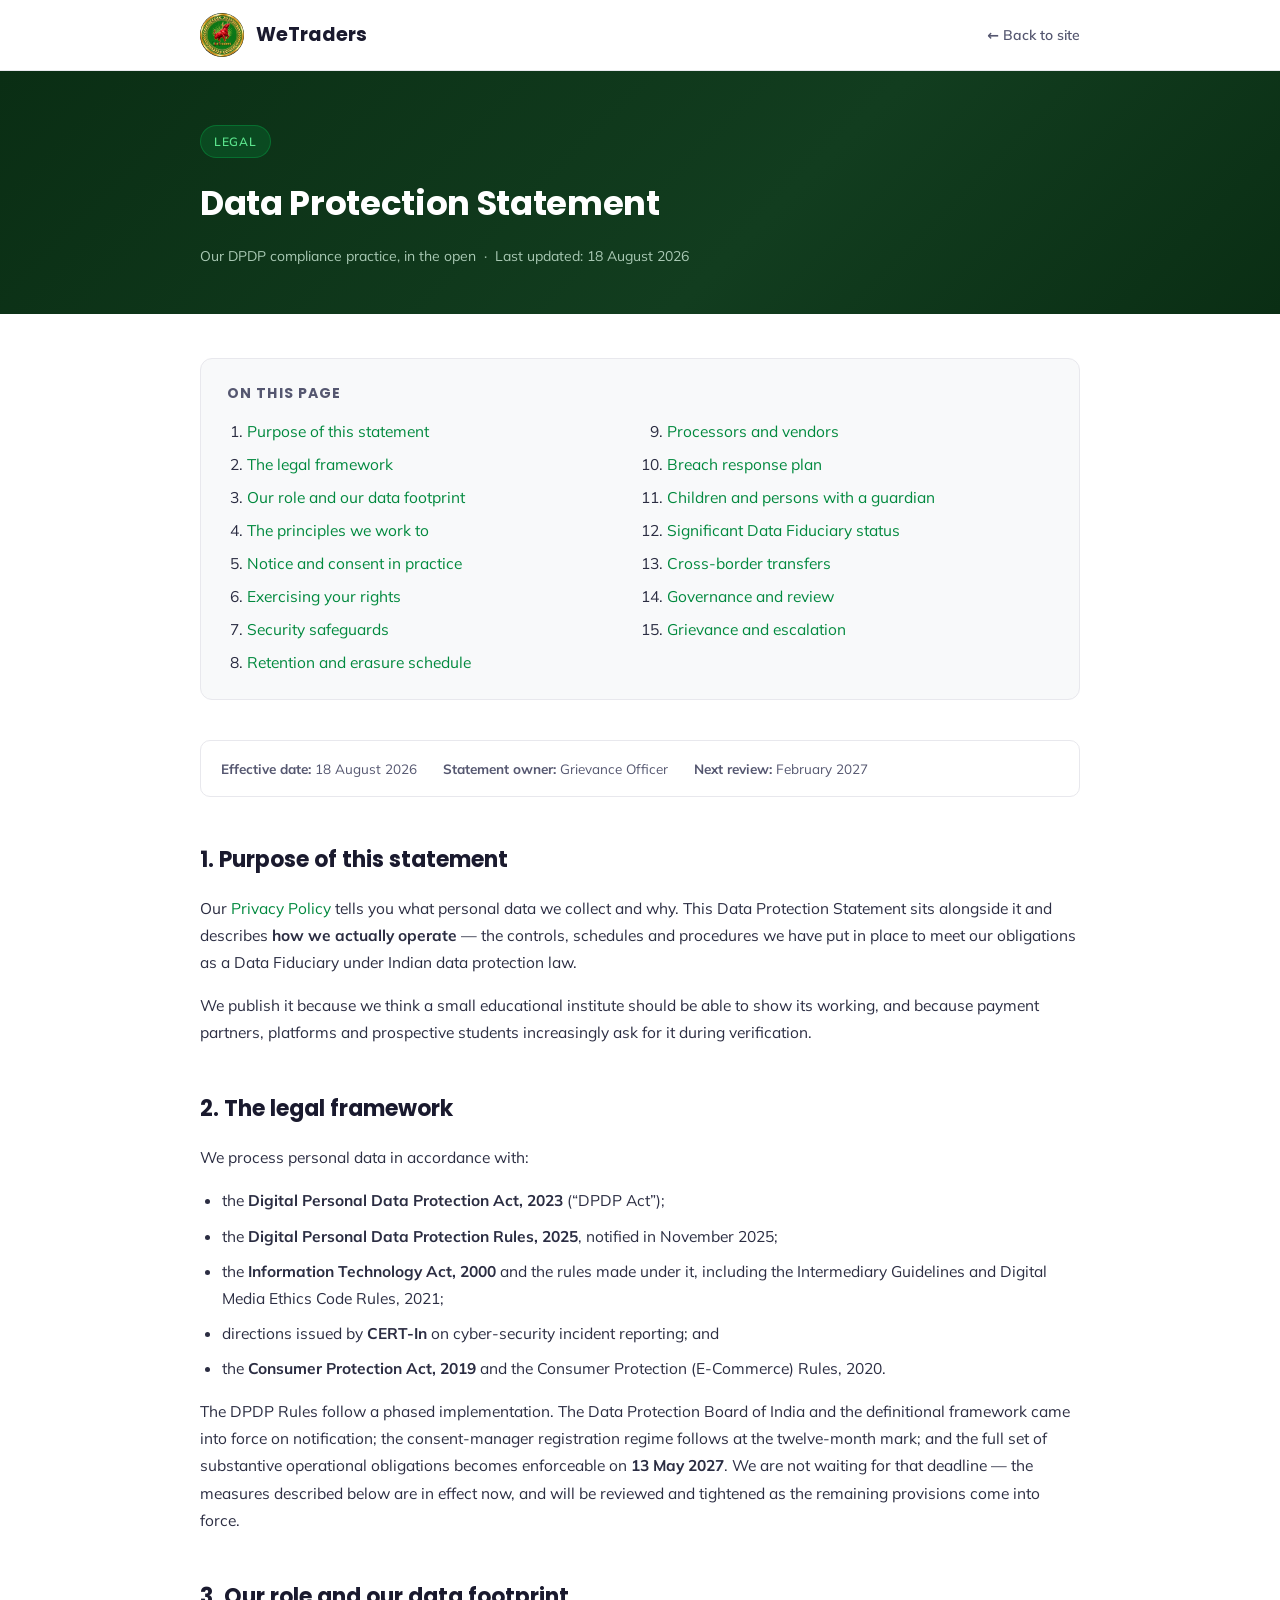
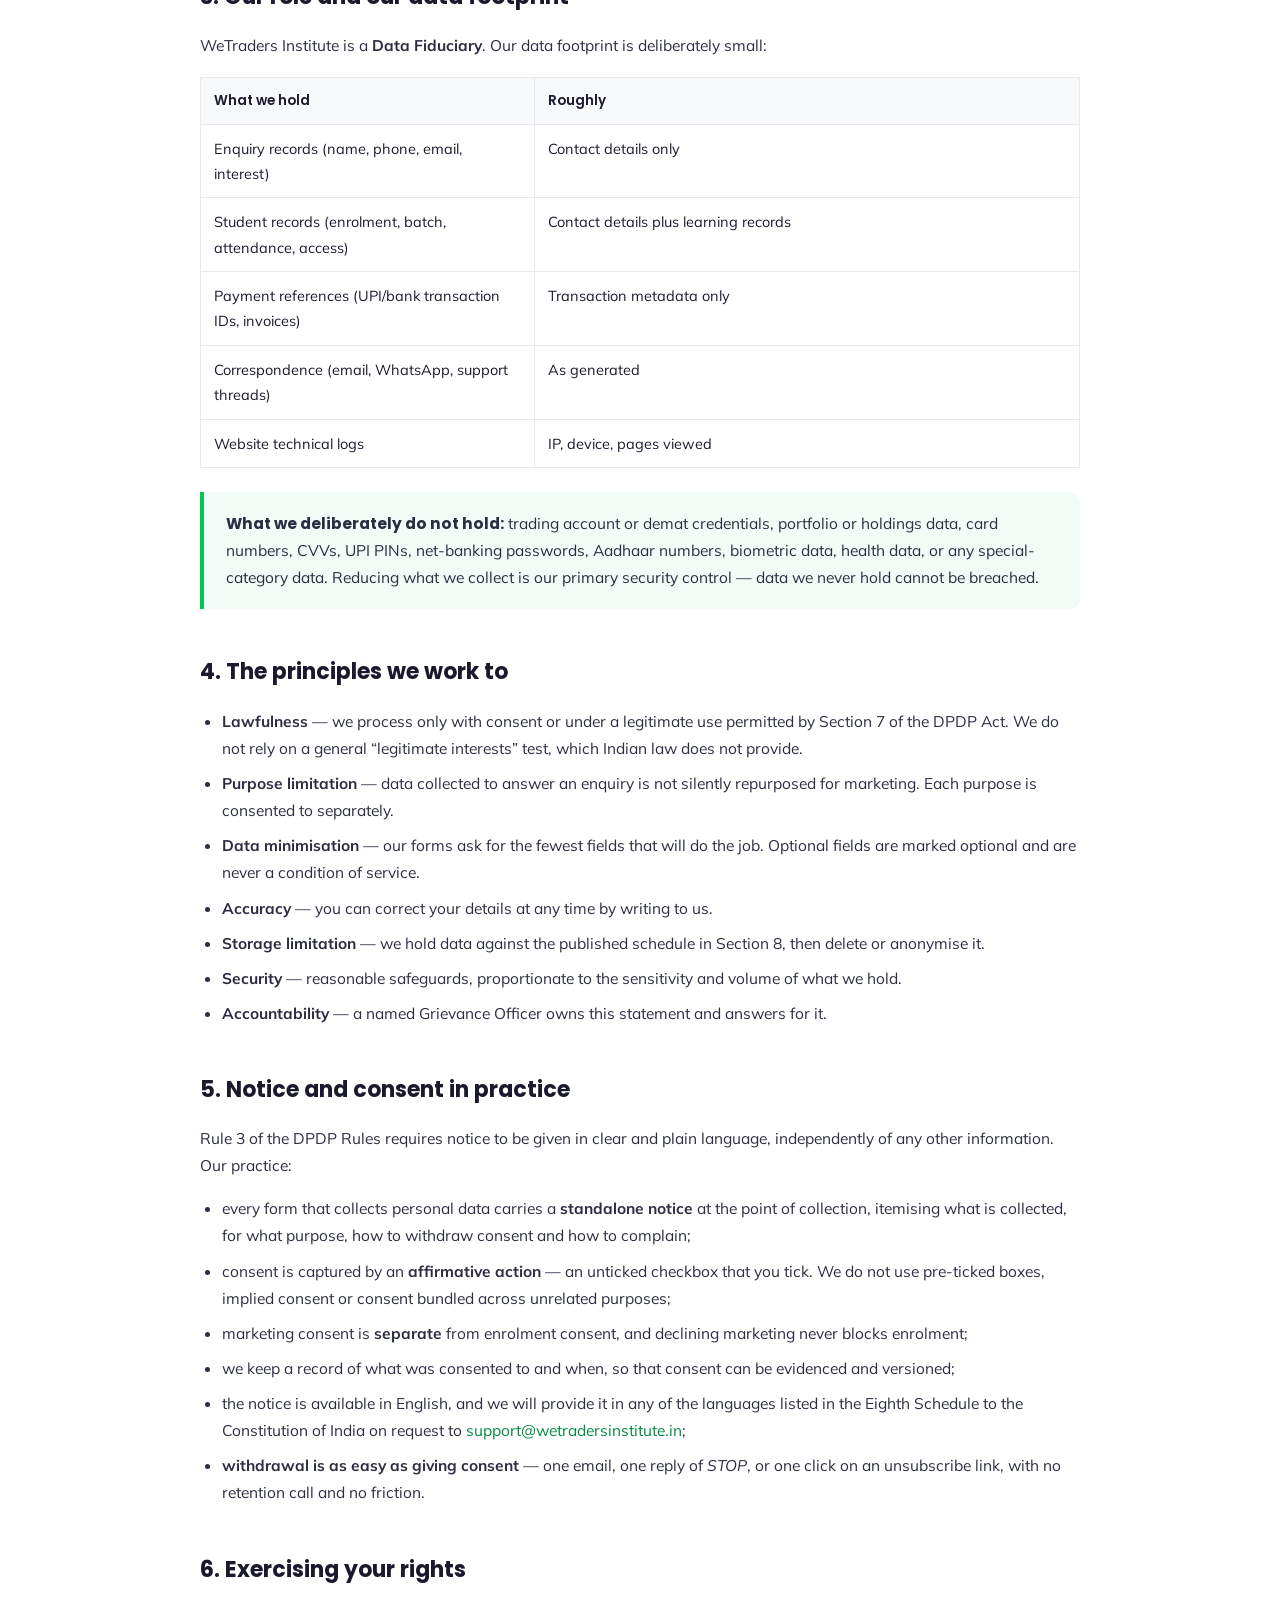
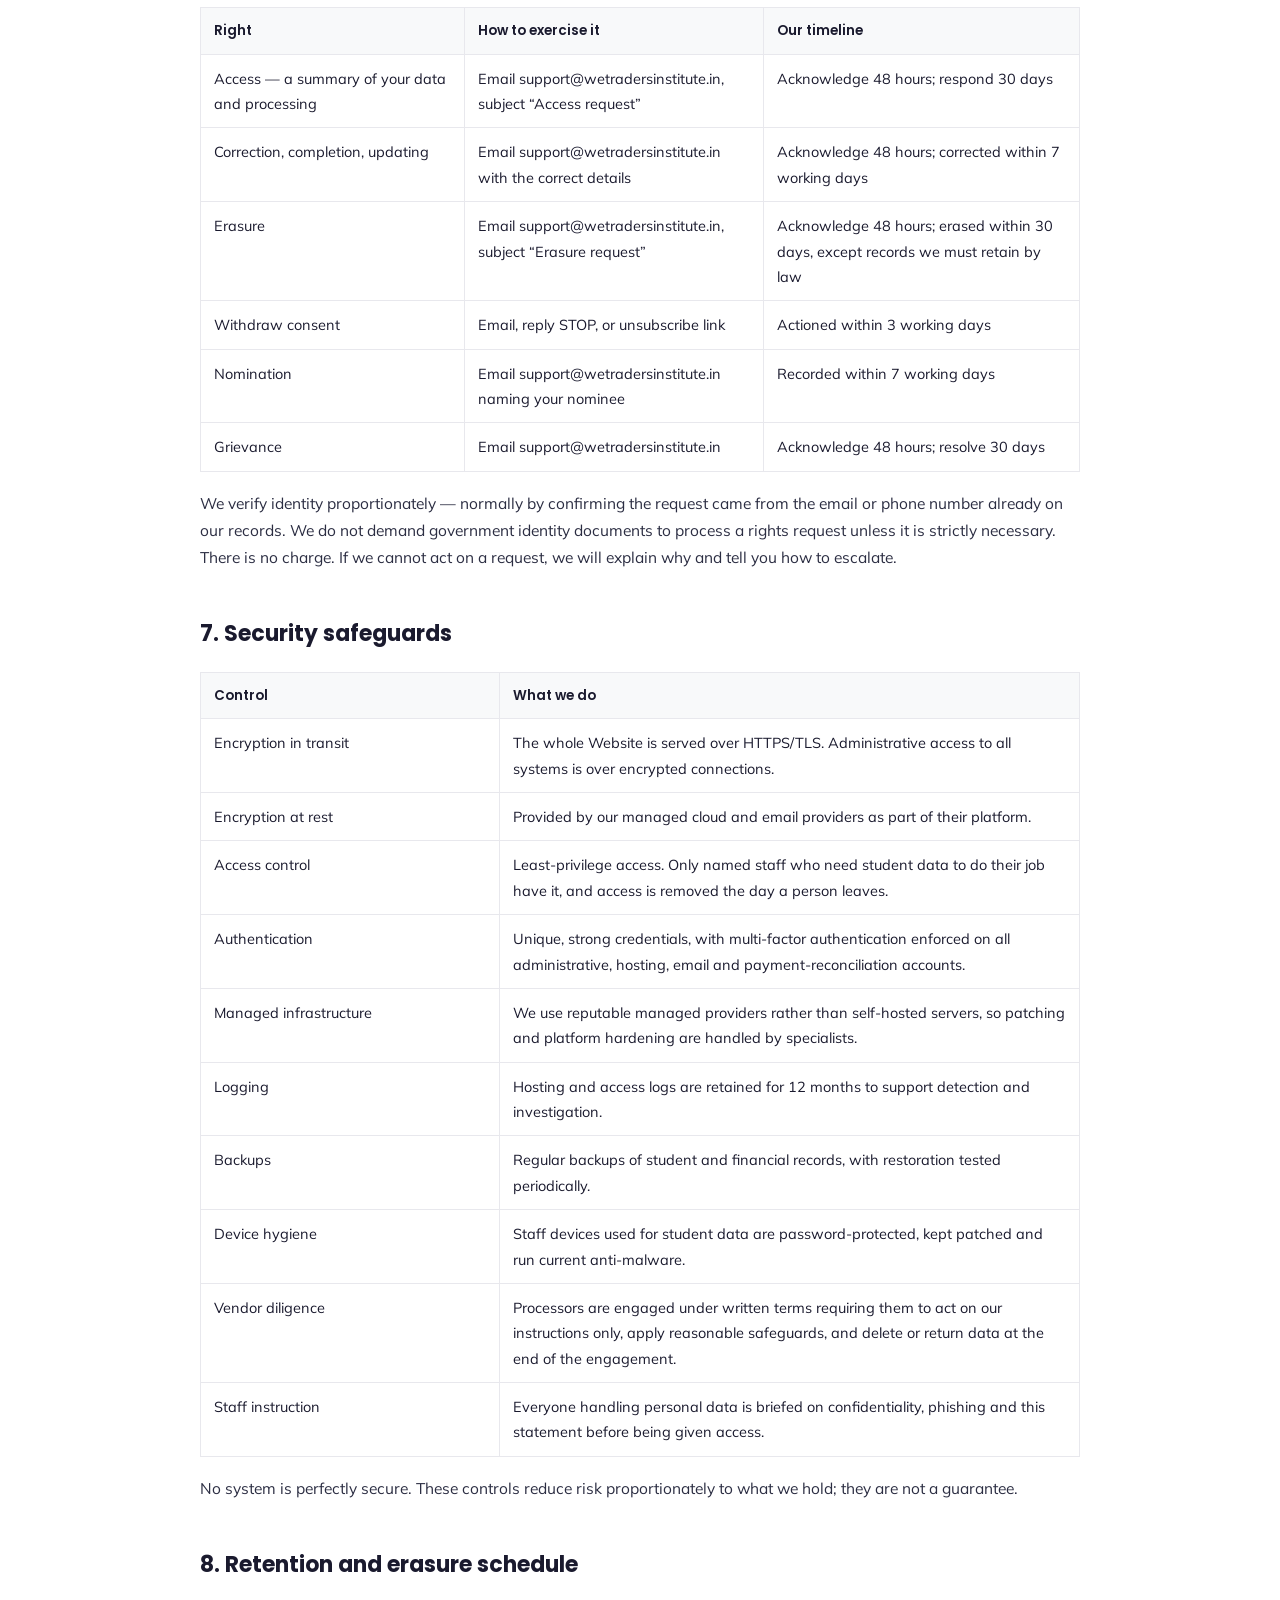
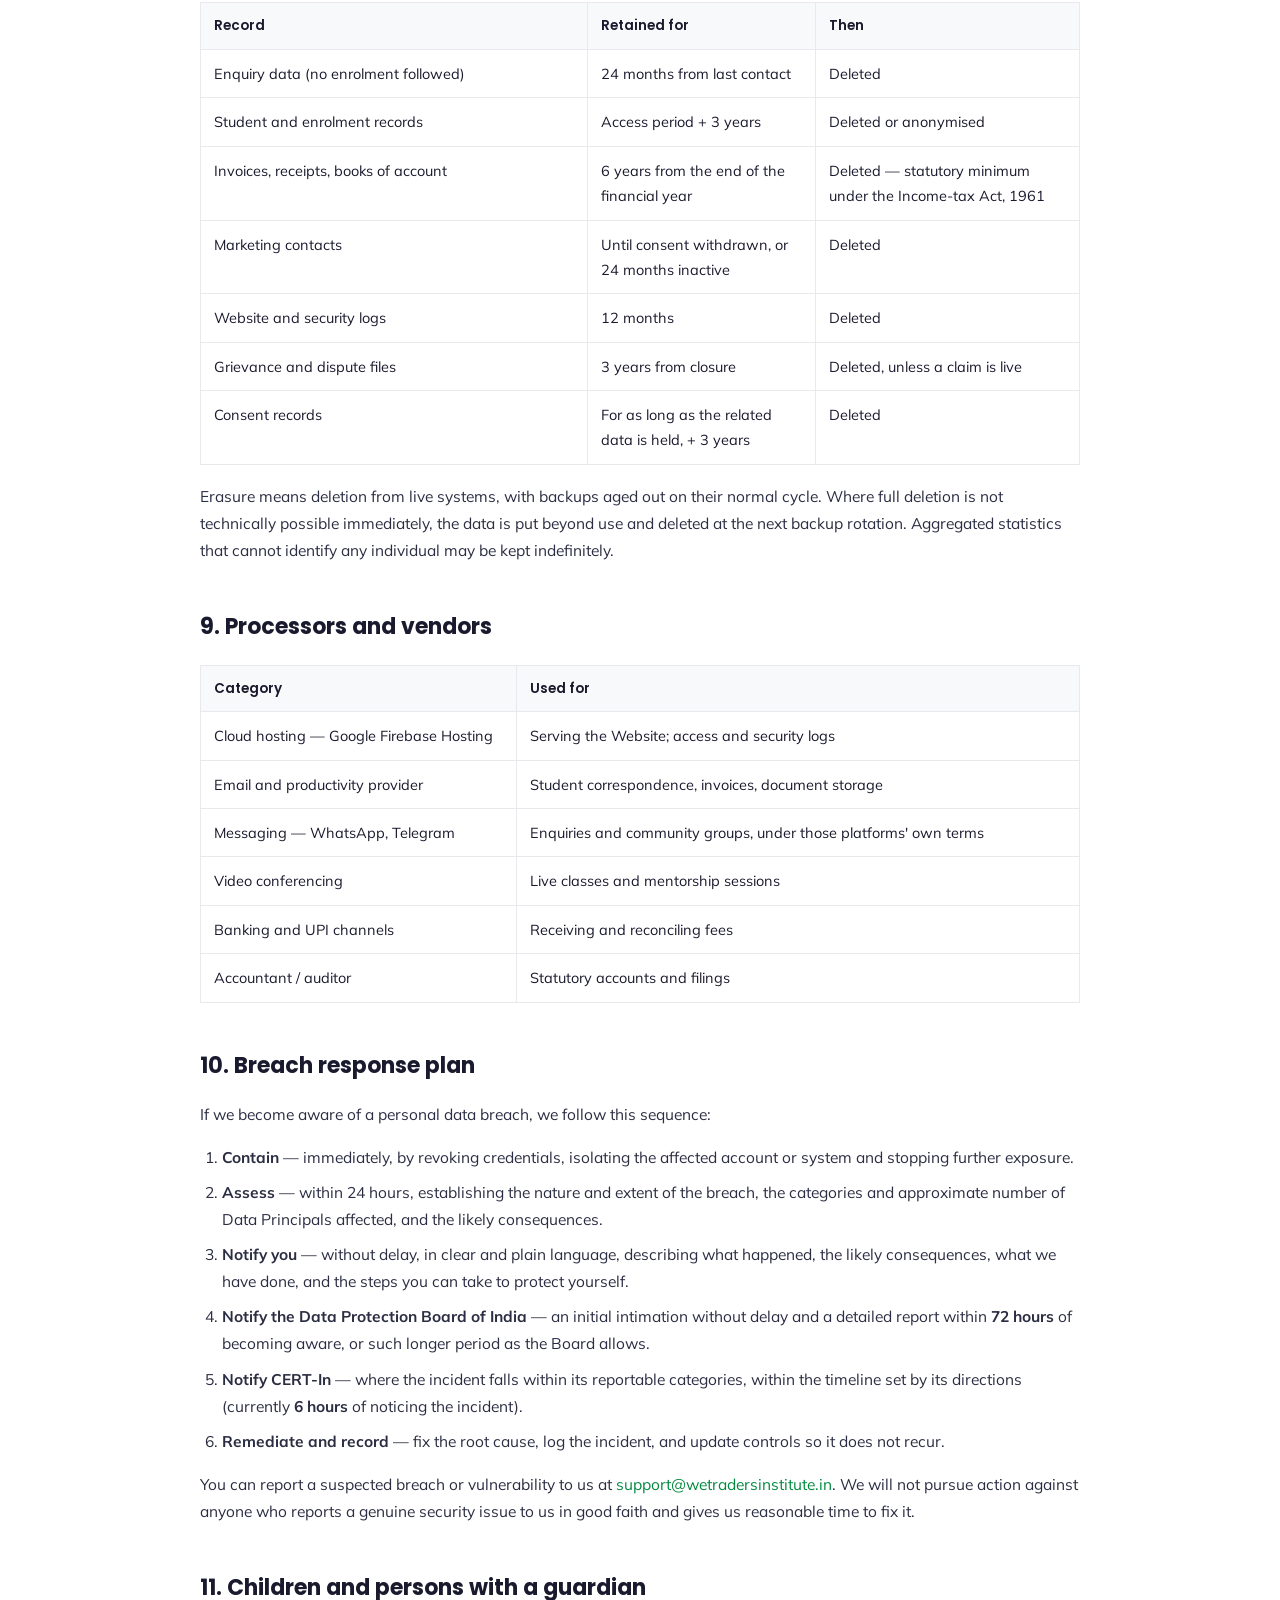
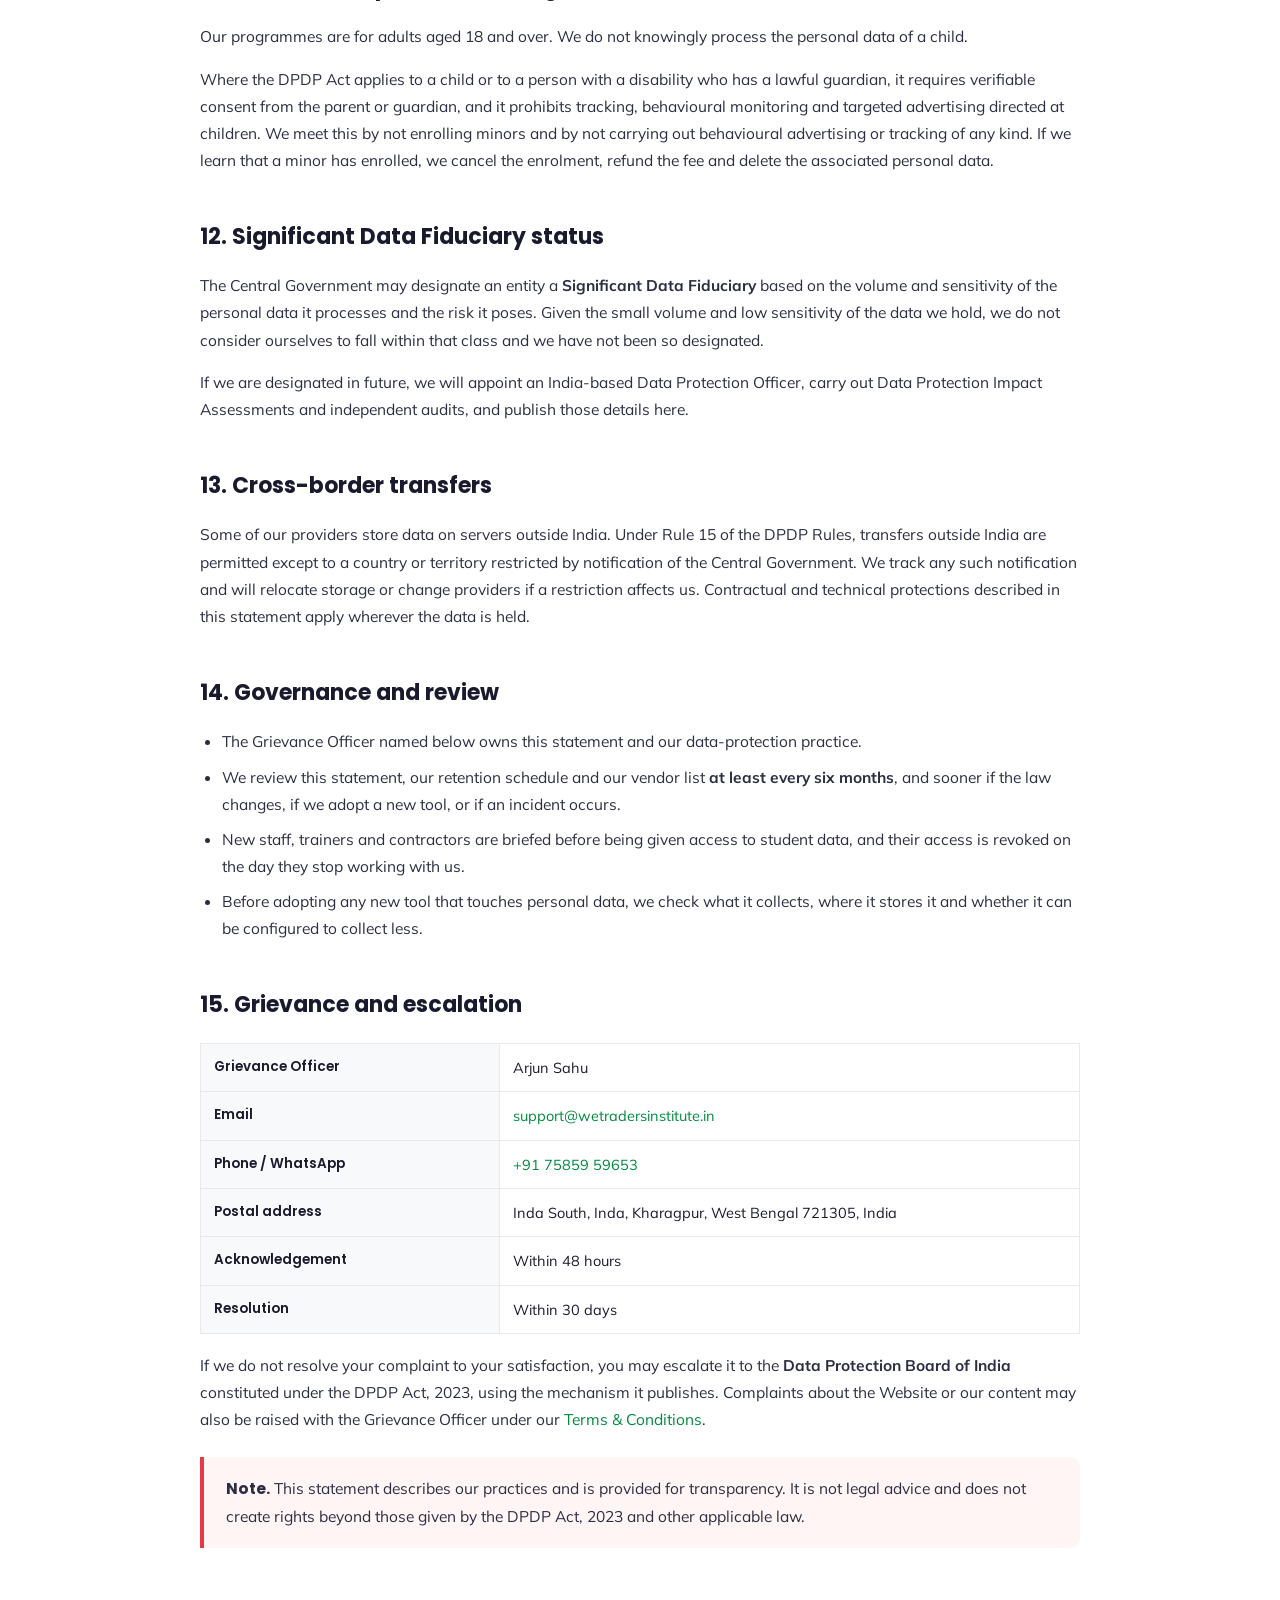
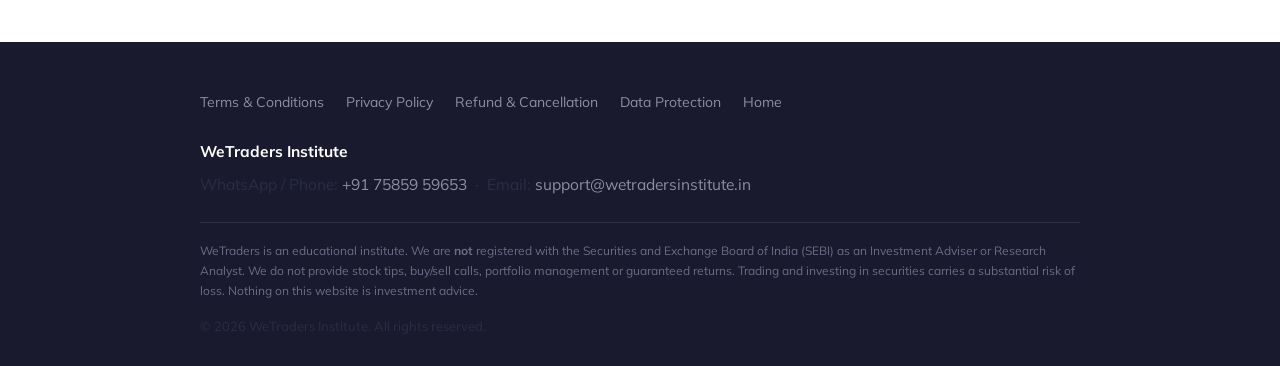
<file: data-protection.html>
<!DOCTYPE html>
<html lang="en">
<head>
<meta charset="UTF-8">
<meta name="viewport" content="width=device-width, initial-scale=1.0">
<title>Data Protection Statement | WeTraders</title>
<meta name="description" content="How WeTraders Institute complies with India's DPDP Act 2023 and DPDP Rules 2025 — our safeguards, retention schedule, breach response plan and how to exercise your rights.">
<link rel="canonical" href="https://wetradersinstitute.in/data-protection.html">
<meta name="robots" content="index, follow, max-image-preview:large">
<meta property="og:type" content="article">
<meta property="og:site_name" content="WeTraders">
<meta property="og:title" content="Data Protection Statement | WeTraders">
<meta property="og:description" content="How WeTraders Institute complies with India's DPDP Act 2023 and DPDP Rules 2025 — our safeguards, retention schedule, breach response plan and how to exercise your rights.">
<meta property="og:url" content="https://wetradersinstitute.in/data-protection.html">
<meta property="og:image" content="https://wetradersinstitute.in/og-image.jpg">
<meta name="twitter:card" content="summary_large_image">
<link rel="icon" href="/favicon.png" type="image/png">
<link rel="preconnect" href="https://fonts.googleapis.com">
<link rel="preconnect" href="https://fonts.gstatic.com" crossorigin>
<link href="https://fonts.googleapis.com/css2?family=Mulish:wght@400;600;700&family=Poppins:wght@500;600;700&display=swap" rel="stylesheet">
<script type="application/ld+json">
{"@context":"https://schema.org","@type":"WebPage","name":"Data Protection Statement","url":"https://wetradersinstitute.in/data-protection.html",
"dateModified":"2026-08-18","isPartOf":{"@type":"WebSite","name":"WeTraders","url":"https://wetradersinstitute.in/"},
"publisher":{"@type":"Organization","name":"WeTraders","url":"https://wetradersinstitute.in/"}}
</script>
<style>
:root{--red:#E63946;--green:#00C853;--green-dark:#00893E;--ink:#1A1A2E;--ink-dim:#555770;
--muted:#8E8EA0;--border:#E8E8ED;--bg-soft:#F8F9FA}
*{box-sizing:border-box}
body{margin:0;font-family:'Mulish',system-ui,-apple-system,'Segoe UI',sans-serif;color:var(--ink);
background:#fff;line-height:1.75;-webkit-font-smoothing:antialiased}
h1,h2,h3,h4,.poppins{font-family:'Poppins',system-ui,sans-serif}
a{color:var(--green-dark);text-decoration:none}a:hover{text-decoration:underline}
.wrap{max-width:920px;margin:0 auto;padding:0 20px}
.topbar{background:#fff;border-bottom:1px solid var(--border);position:sticky;top:0;z-index:50}
.topbar .wrap{display:flex;align-items:center;justify-content:space-between;height:70px}
.brand{display:flex;align-items:center;gap:12px;color:var(--ink)}
.brand img{width:44px;height:44px;border-radius:50%;object-fit:cover;background:#0A2E14}
.brand span{font-family:'Poppins',sans-serif;font-weight:700;font-size:19px}
.back{font-size:14px;font-weight:600;color:var(--ink-dim)}
.hero{background:linear-gradient(135deg,#0A2E14 0%,#123D1F 60%,#0A2E14 100%);color:#fff;padding:54px 0 46px}
.hero h1{margin:0 0 10px;font-size:34px;font-weight:700;letter-spacing:-.01em}
.hero p{margin:0;color:#A9C9B4;font-size:14px}
.hero .eyebrow{display:inline-block;background:rgba(0,200,83,.16);color:#5BE38C;border:1px solid rgba(0,200,83,.3);
padding:5px 13px;border-radius:99px;font-size:12px;font-weight:600;letter-spacing:.06em;text-transform:uppercase;margin-bottom:16px}
main{padding:44px 0 70px}
.toc{background:var(--bg-soft);border:1px solid var(--border);border-radius:12px;padding:22px 26px;margin:0 0 40px}
.toc h2{margin:0 0 12px;font-size:14px;text-transform:uppercase;letter-spacing:.08em;color:var(--ink-dim)}
.toc ol{margin:0;padding-left:20px;columns:2;column-gap:34px;font-size:14px}
.toc li{margin-bottom:6px;break-inside:avoid}
section{scroll-margin-top:90px}
h2.sec{font-size:22px;margin:44px 0 14px;padding-top:14px;border-top:2px solid var(--border)}
h2.sec:first-of-type{border-top:none;padding-top:0}
h3{font-size:17px;margin:26px 0 10px}
p,li{font-size:15.5px;color:#2B2D42}
ul,ol{padding-left:22px}li{margin-bottom:8px}
table{width:100%;border-collapse:collapse;margin:18px 0;font-size:14.5px}
th,td{border:1px solid var(--border);padding:11px 13px;text-align:left;vertical-align:top}
th{background:var(--bg-soft);font-family:'Poppins',sans-serif;font-weight:600;font-size:13.5px}
.callout{border-left:4px solid var(--red);background:#FFF5F5;padding:18px 22px;border-radius:0 10px 10px 0;margin:24px 0}
.callout.green{border-left-color:var(--green);background:#F2FCF6}
.callout.amber{border-left-color:#E9A400;background:#FFFAEF}
.callout p:last-child{margin-bottom:0}.callout p:first-child{margin-top:0}
.callout strong{font-family:'Poppins',sans-serif}
.fill{background:#FFF2A8;border-bottom:1px dashed #B99400;padding:0 4px;border-radius:3px;font-weight:600;font-size:.95em}
.meta{display:flex;flex-wrap:wrap;gap:10px 26px;font-size:13.5px;color:var(--ink-dim);
border:1px solid var(--border);border-radius:10px;padding:16px 20px;margin-bottom:8px}
footer{background:#1A1A2E;color:#8E8EA0;padding:48px 0 28px;font-size:14px}
footer a{color:#8E8EA0}footer a:hover{color:#fff;text-decoration:none}
.fnav{display:flex;flex-wrap:wrap;gap:8px 22px;margin-bottom:24px}
.fdiv{height:1px;background:rgba(255,255,255,.1);margin:24px 0 18px}
.sebi{font-size:12px;color:#6B6D85;line-height:1.65}
.copy{font-size:13px;margin:14px 0 0}
@media(max-width:640px){.hero h1{font-size:26px}.toc ol{columns:1}h2.sec{font-size:19px}
.topbar .wrap{height:62px}.brand span{font-size:17px}}
</style>
</head>
<body>
<header class="topbar"><div class="wrap">
  <a class="brand" href="index.html"><img src="logo.png" alt="WeTraders logo"><span>WeTraders</span></a>
  <a class="back" href="index.html">&larr; Back to site</a>
</div></header>

<div class="hero"><div class="wrap">
  <div class="eyebrow">Legal</div>
  <h1>Data Protection Statement</h1>
  <p>Our DPDP compliance practice, in the open &nbsp;&middot;&nbsp; Last updated: 18 August 2026</p>
</div></div>

<main><div class="wrap">
<div class="toc"><h2>On this page</h2><ol><li><a href="#purpose">Purpose of this statement</a></li><li><a href="#framework">The legal framework</a></li><li><a href="#role">Our role and our data footprint</a></li><li><a href="#principles">The principles we work to</a></li><li><a href="#notice">Notice and consent in practice</a></li><li><a href="#rights">Exercising your rights</a></li><li><a href="#safeguards">Security safeguards</a></li><li><a href="#retention">Retention and erasure schedule</a></li><li><a href="#processors">Processors and vendors</a></li><li><a href="#breach">Breach response plan</a></li><li><a href="#children">Children and persons with a guardian</a></li><li><a href="#sdf">Significant Data Fiduciary status</a></li><li><a href="#transfers">Cross-border transfers</a></li><li><a href="#governance">Governance and review</a></li><li><a href="#escalate">Grievance and escalation</a></li></ol></div>

<div class="meta">
  <div><strong>Effective date:</strong> 18 August 2026</div>
  <div><strong>Statement owner:</strong> Grievance Officer</div>
  <div><strong>Next review:</strong> February 2027</div>
</div>

<section id="purpose"><h2 class="sec">1. Purpose of this statement</h2>
<p>Our <a href="privacy.html">Privacy Policy</a> tells you what personal data we collect and why. This Data Protection
Statement sits alongside it and describes <strong>how we actually operate</strong> &mdash; the controls, schedules and
procedures we have put in place to meet our obligations as a Data Fiduciary under Indian data protection law.</p>
<p>We publish it because we think a small educational institute should be able to show its working, and because payment
partners, platforms and prospective students increasingly ask for it during verification.</p>
</section>

<section id="framework"><h2 class="sec">2. The legal framework</h2>
<p>We process personal data in accordance with:</p>
<ul>
<li>the <strong>Digital Personal Data Protection Act, 2023</strong> (&ldquo;DPDP Act&rdquo;);</li>
<li>the <strong>Digital Personal Data Protection Rules, 2025</strong>, notified in November 2025;</li>
<li>the <strong>Information Technology Act, 2000</strong> and the rules made under it, including the Intermediary
Guidelines and Digital Media Ethics Code Rules, 2021;</li>
<li>directions issued by <strong>CERT-In</strong> on cyber-security incident reporting; and</li>
<li>the <strong>Consumer Protection Act, 2019</strong> and the Consumer Protection (E-Commerce) Rules, 2020.</li>
</ul>
<p>The DPDP Rules follow a phased implementation. The Data Protection Board of India and the definitional framework came
into force on notification; the consent-manager registration regime follows at the twelve-month mark; and the full set of
substantive operational obligations becomes enforceable on <strong>13 May 2027</strong>. We are not waiting for that
deadline &mdash; the measures described below are in effect now, and will be reviewed and tightened as the remaining
provisions come into force.</p>
</section>

<section id="role"><h2 class="sec">3. Our role and our data footprint</h2>
<p>WeTraders Institute is a <strong>Data Fiduciary</strong>. Our data footprint is deliberately small:</p>
<table>
<tr><th style="width:38%">What we hold</th><th>Roughly</th></tr>
<tr><td>Enquiry records (name, phone, email, interest)</td><td>Contact details only</td></tr>
<tr><td>Student records (enrolment, batch, attendance, access)</td><td>Contact details plus learning records</td></tr>
<tr><td>Payment references (UPI/bank transaction IDs, invoices)</td><td>Transaction metadata only</td></tr>
<tr><td>Correspondence (email, WhatsApp, support threads)</td><td>As generated</td></tr>
<tr><td>Website technical logs</td><td>IP, device, pages viewed</td></tr>
</table>
<div class="callout green"><p><strong>What we deliberately do not hold:</strong> trading account or demat credentials,
portfolio or holdings data, card numbers, CVVs, UPI PINs, net-banking passwords, Aadhaar numbers, biometric data, health
data, or any special-category data. Reducing what we collect is our primary security control &mdash; data we never hold
cannot be breached.</p></div>
</section>

<section id="principles"><h2 class="sec">4. The principles we work to</h2>
<ul>
<li><strong>Lawfulness</strong> &mdash; we process only with consent or under a legitimate use permitted by Section 7 of
the DPDP Act. We do not rely on a general &ldquo;legitimate interests&rdquo; test, which Indian law does not
provide.</li>
<li><strong>Purpose limitation</strong> &mdash; data collected to answer an enquiry is not silently repurposed for
marketing. Each purpose is consented to separately.</li>
<li><strong>Data minimisation</strong> &mdash; our forms ask for the fewest fields that will do the job. Optional fields
are marked optional and are never a condition of service.</li>
<li><strong>Accuracy</strong> &mdash; you can correct your details at any time by writing to us.</li>
<li><strong>Storage limitation</strong> &mdash; we hold data against the published schedule in Section 8, then delete or
anonymise it.</li>
<li><strong>Security</strong> &mdash; reasonable safeguards, proportionate to the sensitivity and volume of what we
hold.</li>
<li><strong>Accountability</strong> &mdash; a named Grievance Officer owns this statement and answers for it.</li>
</ul>
</section>

<section id="notice"><h2 class="sec">5. Notice and consent in practice</h2>
<p>Rule 3 of the DPDP Rules requires notice to be given in clear and plain language, independently of any other
information. Our practice:</p>
<ul>
<li>every form that collects personal data carries a <strong>standalone notice</strong> at the point of collection,
itemising what is collected, for what purpose, how to withdraw consent and how to complain;</li>
<li>consent is captured by an <strong>affirmative action</strong> &mdash; an unticked checkbox that you tick. We do not
use pre-ticked boxes, implied consent or consent bundled across unrelated purposes;</li>
<li>marketing consent is <strong>separate</strong> from enrolment consent, and declining marketing never blocks
enrolment;</li>
<li>we keep a record of what was consented to and when, so that consent can be evidenced and versioned;</li>
<li>the notice is available in English, and we will provide it in any of the languages listed in the Eighth Schedule to
the Constitution of India on request to <a href="mailto:support@wetradersinstitute.in">support@wetradersinstitute.in</a>;</li>
<li><strong>withdrawal is as easy as giving consent</strong> &mdash; one email, one reply of <em>STOP</em>, or one click
on an unsubscribe link, with no retention call and no friction.</li>
</ul>
</section>

<section id="rights"><h2 class="sec">6. Exercising your rights</h2>
<table>
<tr><th style="width:30%">Right</th><th style="width:34%">How to exercise it</th><th>Our timeline</th></tr>
<tr><td>Access &mdash; a summary of your data and processing</td><td>Email support@wetradersinstitute.in, subject &ldquo;Access
request&rdquo;</td><td>Acknowledge 48 hours; respond 30 days</td></tr>
<tr><td>Correction, completion, updating</td><td>Email support@wetradersinstitute.in with the correct details</td><td>Acknowledge 48 hours;
corrected within 7 working days</td></tr>
<tr><td>Erasure</td><td>Email support@wetradersinstitute.in, subject &ldquo;Erasure request&rdquo;</td><td>Acknowledge 48 hours; erased within
30 days, except records we must retain by law</td></tr>
<tr><td>Withdraw consent</td><td>Email, reply STOP, or unsubscribe link</td><td>Actioned within 3 working days</td></tr>
<tr><td>Nomination</td><td>Email support@wetradersinstitute.in naming your nominee</td><td>Recorded within 7 working days</td></tr>
<tr><td>Grievance</td><td>Email support@wetradersinstitute.in</td><td>Acknowledge 48 hours; resolve 30 days</td></tr>
</table>
<p>We verify identity proportionately &mdash; normally by confirming the request came from the email or phone number
already on our records. We do not demand government identity documents to process a rights request unless it is strictly
necessary. There is no charge. If we cannot act on a request, we will explain why and tell you how to escalate.</p>
</section>

<section id="safeguards"><h2 class="sec">7. Security safeguards</h2>
<table>
<tr><th style="width:34%">Control</th><th>What we do</th></tr>
<tr><td>Encryption in transit</td><td>The whole Website is served over HTTPS/TLS. Administrative access to all systems
is over encrypted connections.</td></tr>
<tr><td>Encryption at rest</td><td>Provided by our managed cloud and email providers as part of their platform.</td></tr>
<tr><td>Access control</td><td>Least-privilege access. Only named staff who need student data to do their job have it,
and access is removed the day a person leaves.</td></tr>
<tr><td>Authentication</td><td>Unique, strong credentials, with multi-factor authentication enforced on all
administrative, hosting, email and payment-reconciliation accounts.</td></tr>
<tr><td>Managed infrastructure</td><td>We use reputable managed providers rather than self-hosted servers, so patching
and platform hardening are handled by specialists.</td></tr>
<tr><td>Logging</td><td>Hosting and access logs are retained for 12 months to support detection and investigation.</td></tr>
<tr><td>Backups</td><td>Regular backups of student and financial records, with restoration tested
periodically.</td></tr>
<tr><td>Device hygiene</td><td>Staff devices used for student data are password-protected, kept patched and run current
anti-malware.</td></tr>
<tr><td>Vendor diligence</td><td>Processors are engaged under written terms requiring them to act on our instructions
only, apply reasonable safeguards, and delete or return data at the end of the engagement.</td></tr>
<tr><td>Staff instruction</td><td>Everyone handling personal data is briefed on confidentiality, phishing and this
statement before being given access.</td></tr>
</table>
<p>No system is perfectly secure. These controls reduce risk proportionately to what we hold; they are not a guarantee.</p>
</section>

<section id="retention"><h2 class="sec">8. Retention and erasure schedule</h2>
<table>
<tr><th style="width:44%">Record</th><th style="width:26%">Retained for</th><th>Then</th></tr>
<tr><td>Enquiry data (no enrolment followed)</td><td>24 months from last contact</td><td>Deleted</td></tr>
<tr><td>Student and enrolment records</td><td>Access period + 3 years</td><td>Deleted or anonymised</td></tr>
<tr><td>Invoices, receipts, books of account</td><td>6 years from the end of the financial year</td><td>Deleted &mdash; statutory minimum under the Income-tax Act, 1961</td></tr>
<tr><td>Marketing contacts</td><td>Until consent withdrawn, or 24 months inactive</td><td>Deleted</td></tr>
<tr><td>Website and security logs</td><td>12 months</td><td>Deleted</td></tr>
<tr><td>Grievance and dispute files</td><td>3 years from closure</td><td>Deleted, unless a claim is live</td></tr>
<tr><td>Consent records</td><td>For as long as the related data is held, + 3 years</td><td>Deleted</td></tr>
</table>
<p>Erasure means deletion from live systems, with backups aged out on their normal cycle. Where full deletion is not
technically possible immediately, the data is put beyond use and deleted at the next backup rotation. Aggregated
statistics that cannot identify any individual may be kept indefinitely.</p>
</section>

<section id="processors"><h2 class="sec">9. Processors and vendors</h2>
<table>
<tr><th style="width:36%">Category</th><th>Used for</th></tr>
<tr><td>Cloud hosting &mdash; Google Firebase Hosting</td><td>Serving the Website; access and security logs</td></tr>
<tr><td>Email and productivity provider</td><td>Student correspondence, invoices, document storage</td></tr>
<tr><td>Messaging &mdash; WhatsApp, Telegram</td><td>Enquiries and community groups, under those platforms' own
terms</td></tr>
<tr><td>Video conferencing</td><td>Live classes and mentorship sessions</td></tr>
<tr><td>Banking and UPI channels</td><td>Receiving and reconciling fees</td></tr>
<tr><td>Accountant / auditor</td><td>Statutory accounts and filings</td></tr>
</table>
</section>

<section id="breach"><h2 class="sec">10. Breach response plan</h2>
<p>If we become aware of a personal data breach, we follow this sequence:</p>
<ol>
<li><strong>Contain</strong> &mdash; immediately, by revoking credentials, isolating the affected account or system and
stopping further exposure.</li>
<li><strong>Assess</strong> &mdash; within 24 hours, establishing the nature and extent of the breach, the categories and
approximate number of Data Principals affected, and the likely consequences.</li>
<li><strong>Notify you</strong> &mdash; without delay, in clear and plain language, describing what happened, the likely
consequences, what we have done, and the steps you can take to protect yourself.</li>
<li><strong>Notify the Data Protection Board of India</strong> &mdash; an initial intimation without delay and a detailed
report within <strong>72 hours</strong> of becoming aware, or such longer period as the Board allows.</li>
<li><strong>Notify CERT-In</strong> &mdash; where the incident falls within its reportable categories, within the
timeline set by its directions (currently <strong>6 hours</strong> of noticing the incident).</li>
<li><strong>Remediate and record</strong> &mdash; fix the root cause, log the incident, and update controls so it does
not recur.</li>
</ol>
<p>You can report a suspected breach or vulnerability to us at <a href="mailto:support@wetradersinstitute.in">support@wetradersinstitute.in</a>. We will not pursue
action against anyone who reports a genuine security issue to us in good faith and gives us reasonable time to fix it.</p>
</section>

<section id="children"><h2 class="sec">11. Children and persons with a guardian</h2>
<p>Our programmes are for adults aged 18 and over. We do not knowingly process the personal data of a child.</p>
<p>Where the DPDP Act applies to a child or to a person with a disability who has a lawful guardian, it requires
verifiable consent from the parent or guardian, and it prohibits tracking, behavioural monitoring and targeted
advertising directed at children. We meet this by not enrolling minors and by not carrying out behavioural advertising
or tracking of any kind. If we learn that a minor has enrolled, we cancel the enrolment, refund the fee and delete the
associated personal data.</p>
</section>

<section id="sdf"><h2 class="sec">12. Significant Data Fiduciary status</h2>
<p>The Central Government may designate an entity a <strong>Significant Data Fiduciary</strong> based on the volume and
sensitivity of the personal data it processes and the risk it poses. Given the small volume and low sensitivity of the
data we hold, we do not consider ourselves to fall within that class and we have not been so designated.</p>
<p>If we are designated in future, we will appoint an India-based Data Protection Officer, carry out Data Protection
Impact Assessments and independent audits, and publish those details here.</p>
</section>

<section id="transfers"><h2 class="sec">13. Cross-border transfers</h2>
<p>Some of our providers store data on servers outside India. Under Rule 15 of the DPDP Rules, transfers outside India
are permitted except to a country or territory restricted by notification of the Central Government. We track any such
notification and will relocate storage or change providers if a restriction affects us. Contractual and technical
protections described in this statement apply wherever the data is held.</p>
</section>

<section id="governance"><h2 class="sec">14. Governance and review</h2>
<ul>
<li>The Grievance Officer named below owns this statement and our data-protection practice.</li>
<li>We review this statement, our retention schedule and our vendor list <strong>at least every six months</strong>, and
sooner if the law changes, if we adopt a new tool, or if an incident occurs.</li>
<li>New staff, trainers and contractors are briefed before being given access to student data, and their access is
revoked on the day they stop working with us.</li>
<li>Before adopting any new tool that touches personal data, we check what it collects, where it stores it and whether
it can be configured to collect less.</li>
</ul>
</section>

<section id="escalate"><h2 class="sec">15. Grievance and escalation</h2>
<table>
<tr><th style="width:34%">Grievance Officer</th><td>Arjun Sahu</td></tr>
<tr><th>Email</th><td><a href="mailto:support@wetradersinstitute.in">support@wetradersinstitute.in</a></td></tr>
<tr><th>Phone / WhatsApp</th><td><a href="https://wa.me/917585959653">+91 75859 59653</a></td></tr>
<tr><th>Postal address</th><td>Inda South, Inda, Kharagpur, West Bengal 721305, India</td></tr>
<tr><th>Acknowledgement</th><td>Within 48 hours</td></tr>
<tr><th>Resolution</th><td>Within 30 days</td></tr>
</table>
<p>If we do not resolve your complaint to your satisfaction, you may escalate it to the <strong>Data Protection Board of
India</strong> constituted under the DPDP Act, 2023, using the mechanism it publishes. Complaints about the Website or
our content may also be raised with the Grievance Officer under our
<a href="terms.html#grievance">Terms &amp; Conditions</a>.</p>
</section>

<div class="callout"><p><strong>Note.</strong> This statement describes our practices and is provided for transparency.
It is not legal advice and does not create rights beyond those given by the DPDP Act, 2023 and other applicable law.</p></div>

</div></main>

<footer><div class="wrap">
  <div class="fnav"><a href="terms.html">Terms &amp; Conditions</a><a href="privacy.html">Privacy Policy</a><a href="refund.html">Refund &amp; Cancellation</a><a href="data-protection.html">Data Protection</a><a href="index.html">Home</a></div>
  <p style="margin:0 0 6px"><strong style="color:#fff">WeTraders Institute</strong></p>
  <p style="margin:0 0 4px">WhatsApp / Phone: <a href="https://wa.me/917585959653">+91 75859 59653</a> &nbsp;&middot;&nbsp; Email: <a href="mailto:support@wetradersinstitute.in">support@wetradersinstitute.in</a></p>
  <div class="fdiv"></div>
  <p class="sebi">WeTraders is an educational institute. We are <strong>not</strong> registered with the Securities and Exchange Board of India (SEBI)
  as an Investment Adviser or Research Analyst. We do not provide stock tips, buy/sell calls, portfolio management or guaranteed returns.
  Trading and investing in securities carries a substantial risk of loss. Nothing on this website is investment advice.</p>
  <p class="copy">&copy; 2026 WeTraders Institute. All rights reserved.</p>
</div></footer>
</body>
</html>
</file>
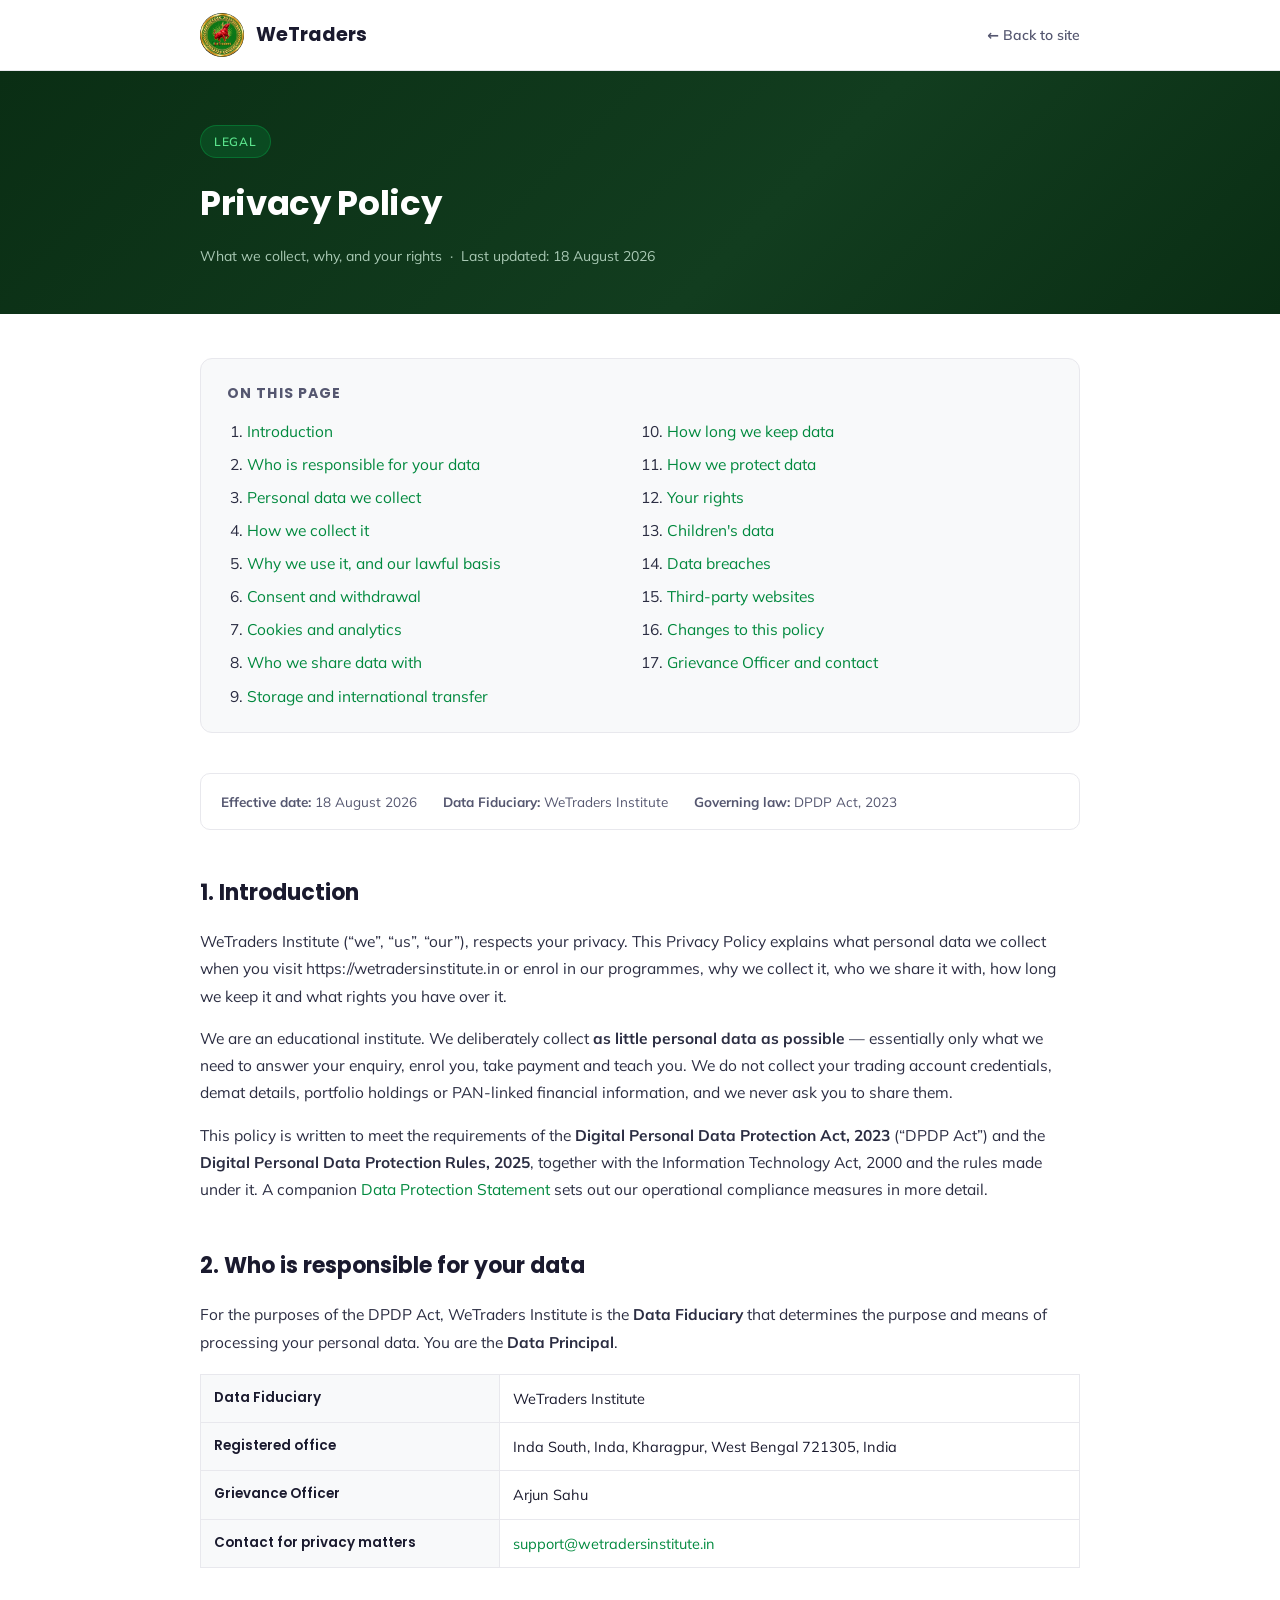
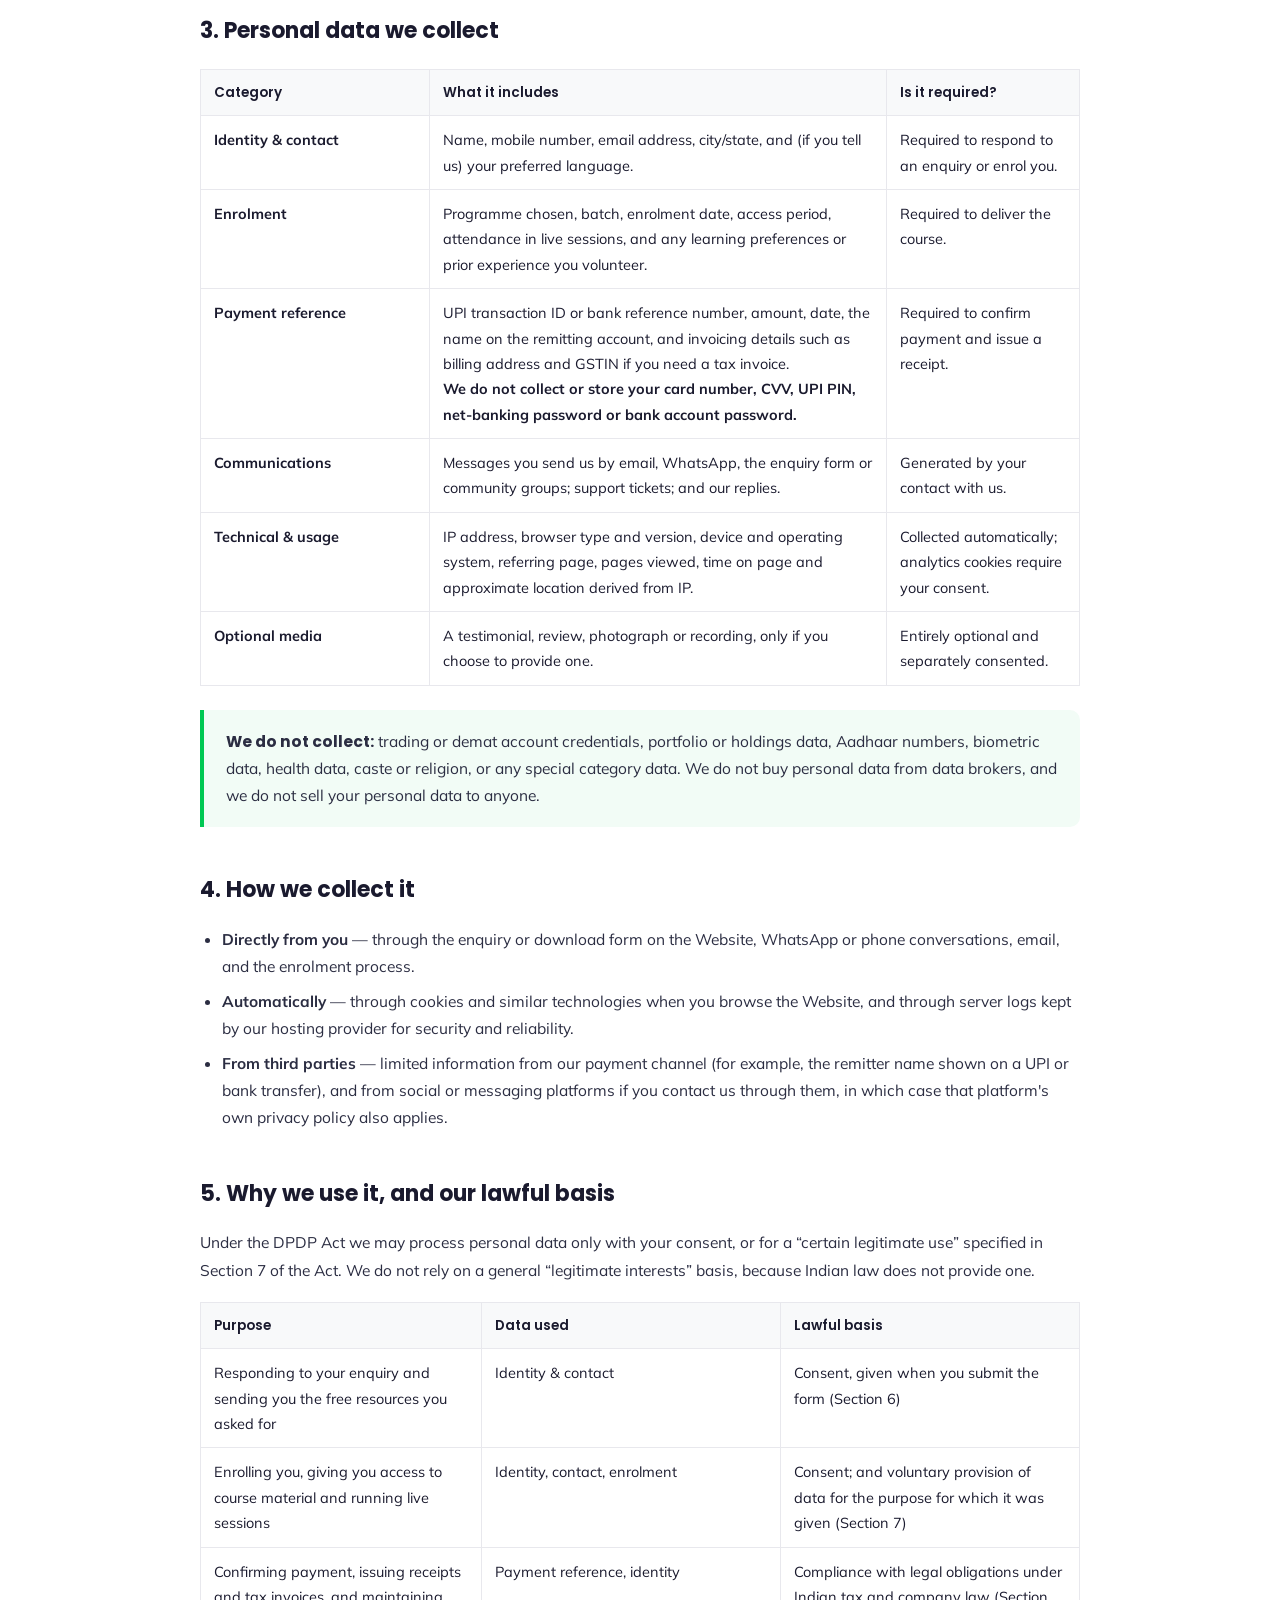
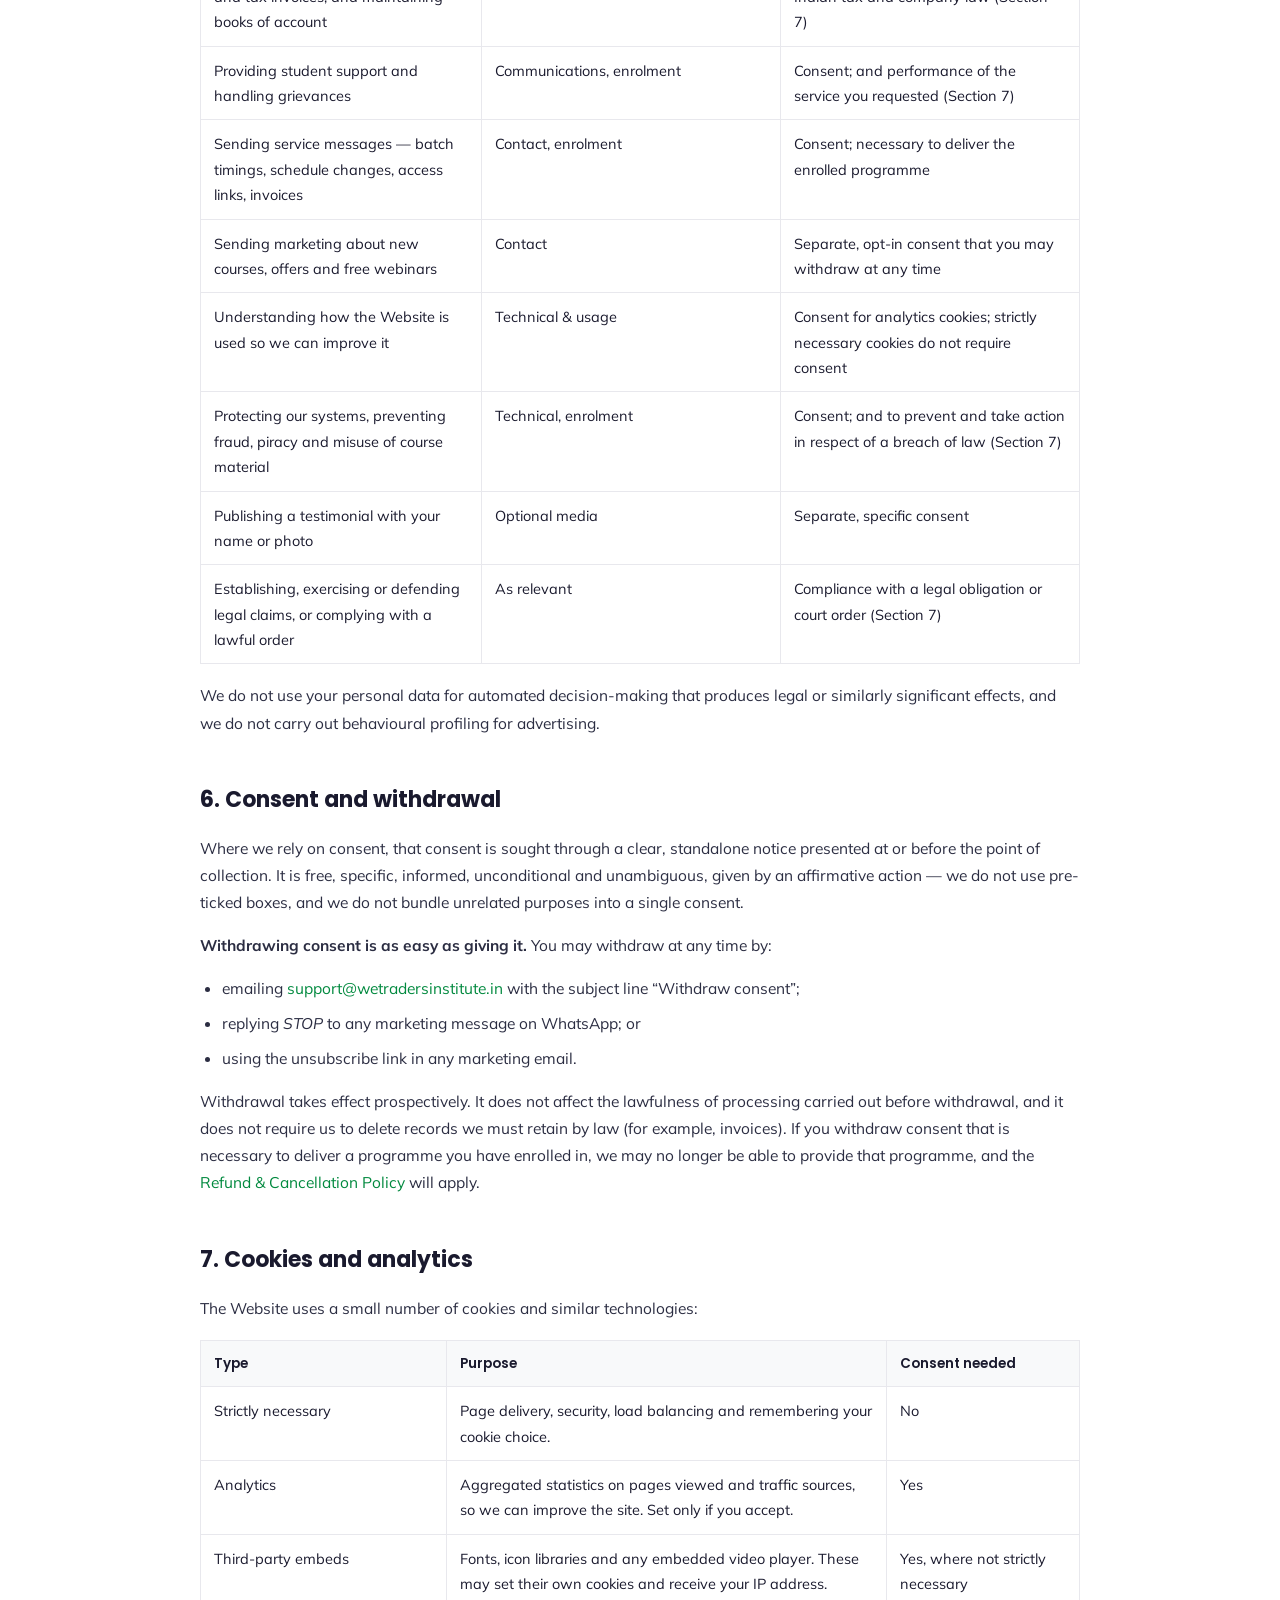
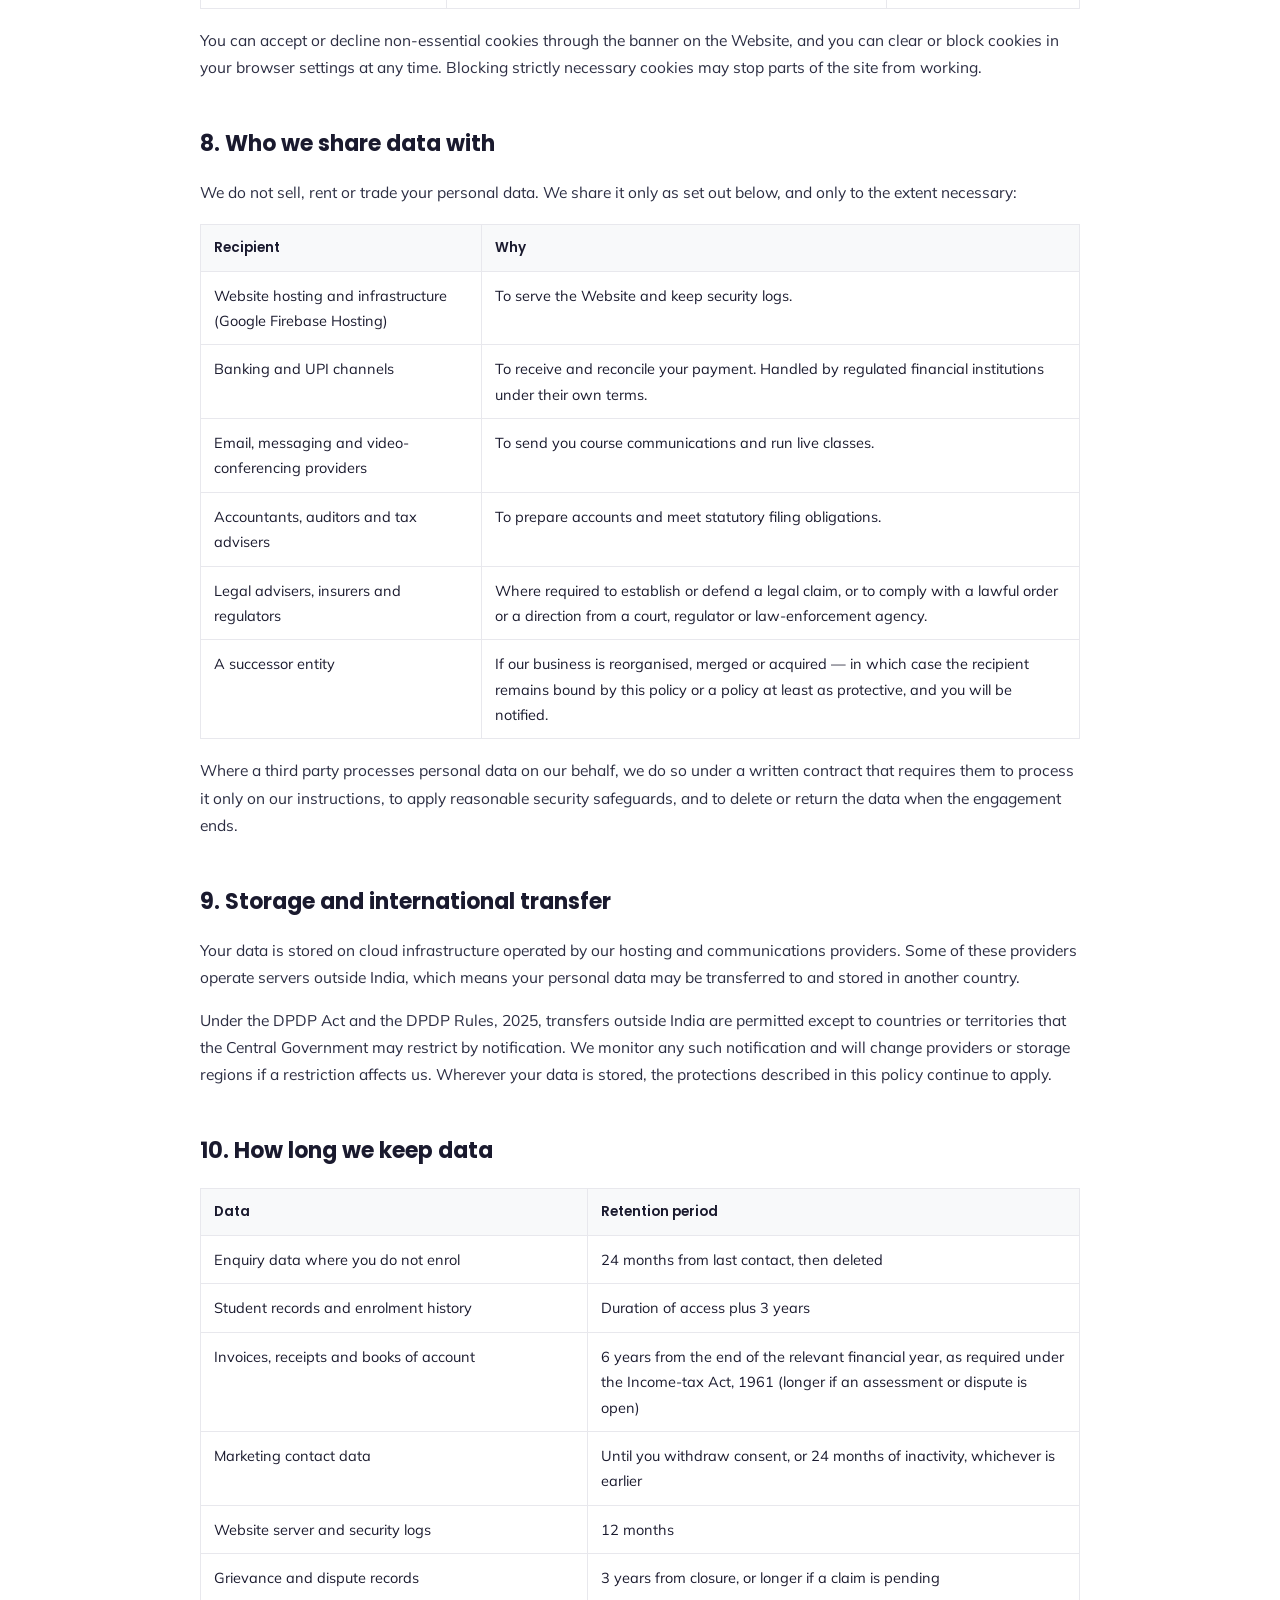
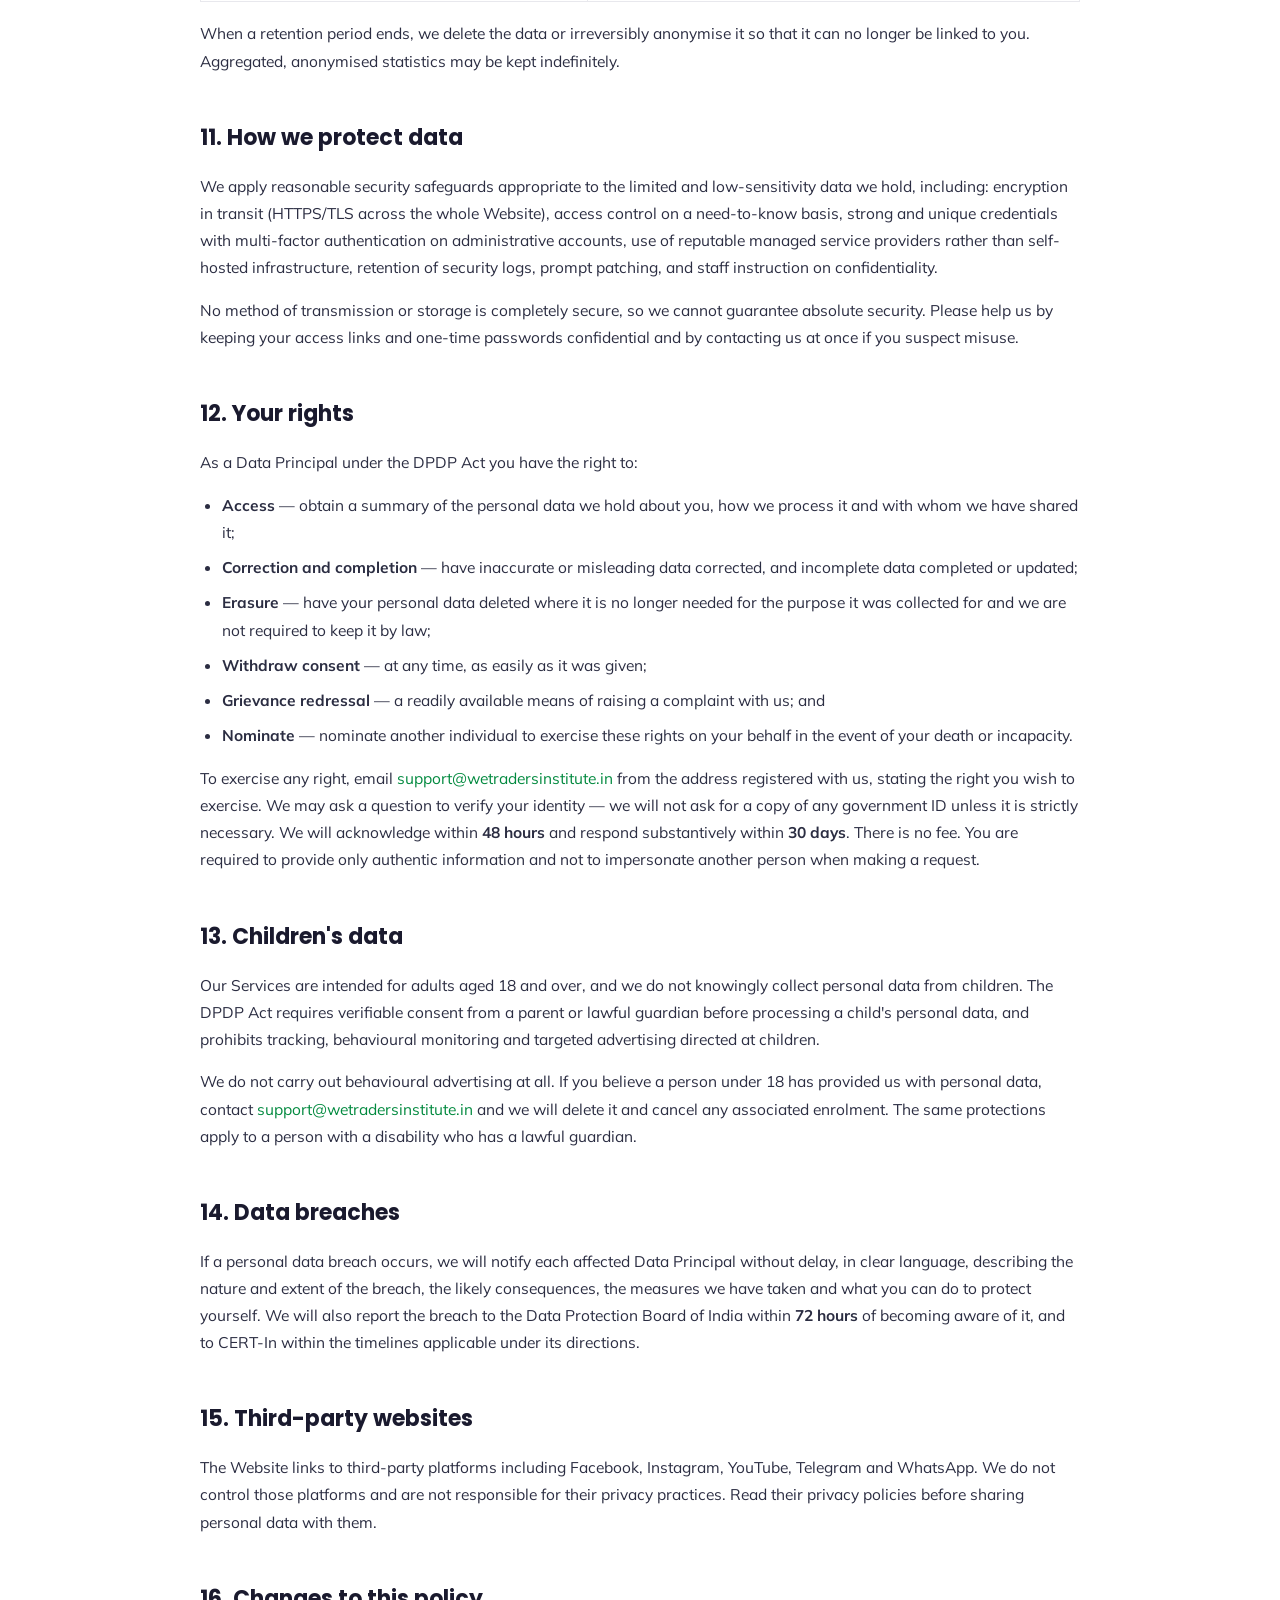
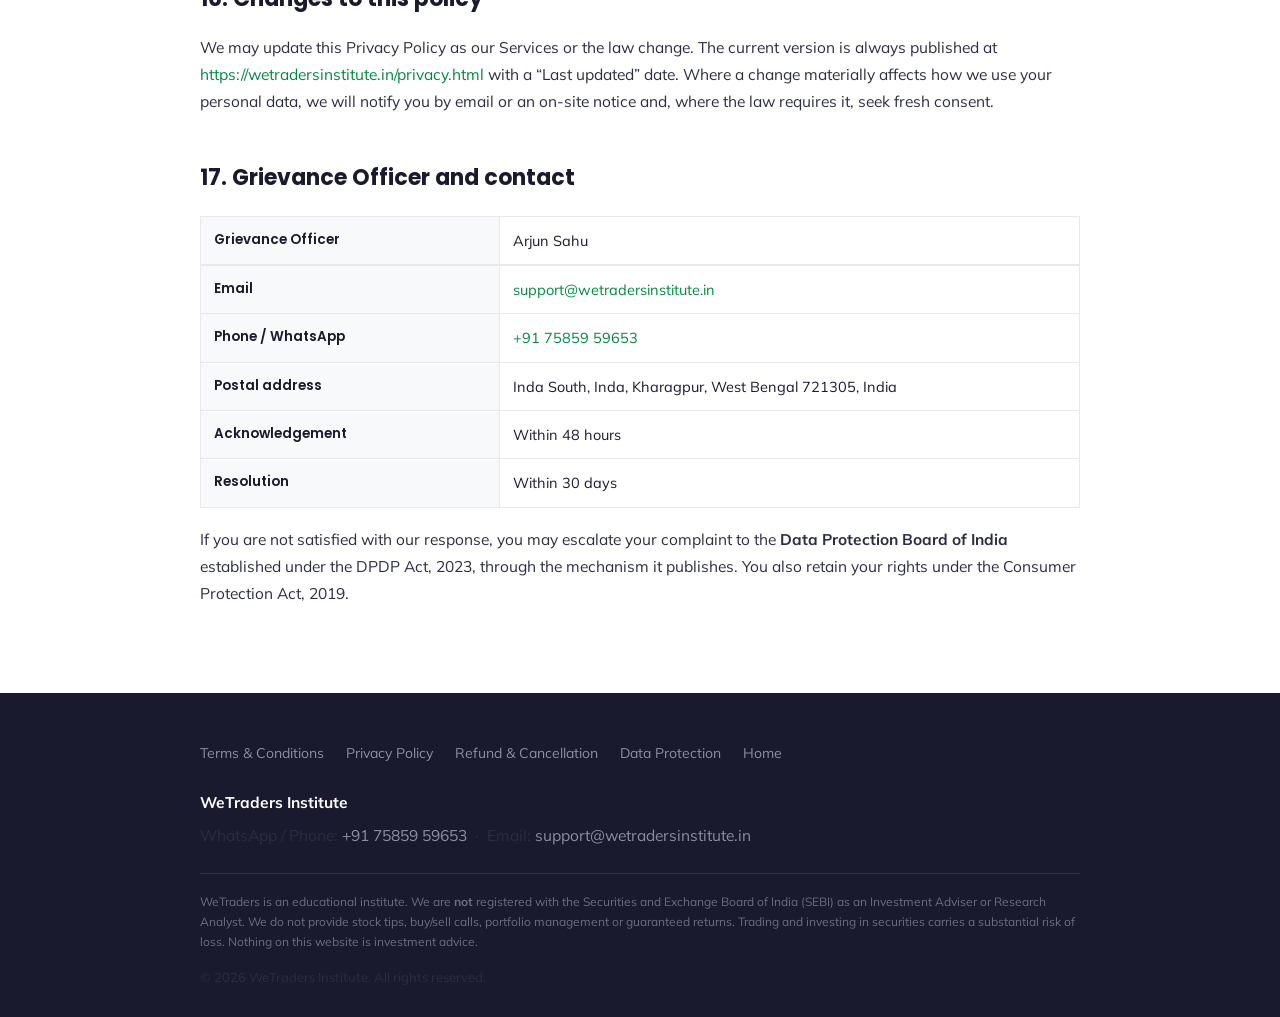
<file: privacy.html>
<!DOCTYPE html>
<html lang="en">
<head>
<meta charset="UTF-8">
<meta name="viewport" content="width=device-width, initial-scale=1.0">
<title>Privacy Policy | WeTraders</title>
<meta name="description" content="How WeTraders Institute collects, uses, shares and protects your personal data under India's Digital Personal Data Protection Act, 2023.">
<link rel="canonical" href="https://wetradersinstitute.in/privacy.html">
<meta name="robots" content="index, follow, max-image-preview:large">
<meta property="og:type" content="article">
<meta property="og:site_name" content="WeTraders">
<meta property="og:title" content="Privacy Policy | WeTraders">
<meta property="og:description" content="How WeTraders Institute collects, uses, shares and protects your personal data under India's Digital Personal Data Protection Act, 2023.">
<meta property="og:url" content="https://wetradersinstitute.in/privacy.html">
<meta property="og:image" content="https://wetradersinstitute.in/og-image.jpg">
<meta name="twitter:card" content="summary_large_image">
<link rel="icon" href="/favicon.png" type="image/png">
<link rel="preconnect" href="https://fonts.googleapis.com">
<link rel="preconnect" href="https://fonts.gstatic.com" crossorigin>
<link href="https://fonts.googleapis.com/css2?family=Mulish:wght@400;600;700&family=Poppins:wght@500;600;700&display=swap" rel="stylesheet">
<script type="application/ld+json">
{"@context":"https://schema.org","@type":"WebPage","name":"Privacy Policy","url":"https://wetradersinstitute.in/privacy.html",
"dateModified":"2026-08-18","isPartOf":{"@type":"WebSite","name":"WeTraders","url":"https://wetradersinstitute.in/"},
"publisher":{"@type":"Organization","name":"WeTraders","url":"https://wetradersinstitute.in/"}}
</script>
<style>
:root{--red:#E63946;--green:#00C853;--green-dark:#00893E;--ink:#1A1A2E;--ink-dim:#555770;
--muted:#8E8EA0;--border:#E8E8ED;--bg-soft:#F8F9FA}
*{box-sizing:border-box}
body{margin:0;font-family:'Mulish',system-ui,-apple-system,'Segoe UI',sans-serif;color:var(--ink);
background:#fff;line-height:1.75;-webkit-font-smoothing:antialiased}
h1,h2,h3,h4,.poppins{font-family:'Poppins',system-ui,sans-serif}
a{color:var(--green-dark);text-decoration:none}a:hover{text-decoration:underline}
.wrap{max-width:920px;margin:0 auto;padding:0 20px}
.topbar{background:#fff;border-bottom:1px solid var(--border);position:sticky;top:0;z-index:50}
.topbar .wrap{display:flex;align-items:center;justify-content:space-between;height:70px}
.brand{display:flex;align-items:center;gap:12px;color:var(--ink)}
.brand img{width:44px;height:44px;border-radius:50%;object-fit:cover;background:#0A2E14}
.brand span{font-family:'Poppins',sans-serif;font-weight:700;font-size:19px}
.back{font-size:14px;font-weight:600;color:var(--ink-dim)}
.hero{background:linear-gradient(135deg,#0A2E14 0%,#123D1F 60%,#0A2E14 100%);color:#fff;padding:54px 0 46px}
.hero h1{margin:0 0 10px;font-size:34px;font-weight:700;letter-spacing:-.01em}
.hero p{margin:0;color:#A9C9B4;font-size:14px}
.hero .eyebrow{display:inline-block;background:rgba(0,200,83,.16);color:#5BE38C;border:1px solid rgba(0,200,83,.3);
padding:5px 13px;border-radius:99px;font-size:12px;font-weight:600;letter-spacing:.06em;text-transform:uppercase;margin-bottom:16px}
main{padding:44px 0 70px}
.toc{background:var(--bg-soft);border:1px solid var(--border);border-radius:12px;padding:22px 26px;margin:0 0 40px}
.toc h2{margin:0 0 12px;font-size:14px;text-transform:uppercase;letter-spacing:.08em;color:var(--ink-dim)}
.toc ol{margin:0;padding-left:20px;columns:2;column-gap:34px;font-size:14px}
.toc li{margin-bottom:6px;break-inside:avoid}
section{scroll-margin-top:90px}
h2.sec{font-size:22px;margin:44px 0 14px;padding-top:14px;border-top:2px solid var(--border)}
h2.sec:first-of-type{border-top:none;padding-top:0}
h3{font-size:17px;margin:26px 0 10px}
p,li{font-size:15.5px;color:#2B2D42}
ul,ol{padding-left:22px}li{margin-bottom:8px}
table{width:100%;border-collapse:collapse;margin:18px 0;font-size:14.5px}
th,td{border:1px solid var(--border);padding:11px 13px;text-align:left;vertical-align:top}
th{background:var(--bg-soft);font-family:'Poppins',sans-serif;font-weight:600;font-size:13.5px}
.callout{border-left:4px solid var(--red);background:#FFF5F5;padding:18px 22px;border-radius:0 10px 10px 0;margin:24px 0}
.callout.green{border-left-color:var(--green);background:#F2FCF6}
.callout.amber{border-left-color:#E9A400;background:#FFFAEF}
.callout p:last-child{margin-bottom:0}.callout p:first-child{margin-top:0}
.callout strong{font-family:'Poppins',sans-serif}
.fill{background:#FFF2A8;border-bottom:1px dashed #B99400;padding:0 4px;border-radius:3px;font-weight:600;font-size:.95em}
.meta{display:flex;flex-wrap:wrap;gap:10px 26px;font-size:13.5px;color:var(--ink-dim);
border:1px solid var(--border);border-radius:10px;padding:16px 20px;margin-bottom:8px}
footer{background:#1A1A2E;color:#8E8EA0;padding:48px 0 28px;font-size:14px}
footer a{color:#8E8EA0}footer a:hover{color:#fff;text-decoration:none}
.fnav{display:flex;flex-wrap:wrap;gap:8px 22px;margin-bottom:24px}
.fdiv{height:1px;background:rgba(255,255,255,.1);margin:24px 0 18px}
.sebi{font-size:12px;color:#6B6D85;line-height:1.65}
.copy{font-size:13px;margin:14px 0 0}
@media(max-width:640px){.hero h1{font-size:26px}.toc ol{columns:1}h2.sec{font-size:19px}
.topbar .wrap{height:62px}.brand span{font-size:17px}}
</style>
</head>
<body>
<header class="topbar"><div class="wrap">
  <a class="brand" href="index.html"><img src="logo.png" alt="WeTraders logo"><span>WeTraders</span></a>
  <a class="back" href="index.html">&larr; Back to site</a>
</div></header>

<div class="hero"><div class="wrap">
  <div class="eyebrow">Legal</div>
  <h1>Privacy Policy</h1>
  <p>What we collect, why, and your rights &nbsp;&middot;&nbsp; Last updated: 18 August 2026</p>
</div></div>

<main><div class="wrap">
<div class="toc"><h2>On this page</h2><ol><li><a href="#intro">Introduction</a></li><li><a href="#fiduciary">Who is responsible for your data</a></li><li><a href="#collect">Personal data we collect</a></li><li><a href="#sources">How we collect it</a></li><li><a href="#purposes">Why we use it, and our lawful basis</a></li><li><a href="#consent">Consent and withdrawal</a></li><li><a href="#cookies">Cookies and analytics</a></li><li><a href="#share">Who we share data with</a></li><li><a href="#transfer">Storage and international transfer</a></li><li><a href="#retain">How long we keep data</a></li><li><a href="#security">How we protect data</a></li><li><a href="#rights">Your rights</a></li><li><a href="#children">Children's data</a></li><li><a href="#breach">Data breaches</a></li><li><a href="#links">Third-party websites</a></li><li><a href="#changes">Changes to this policy</a></li><li><a href="#contact">Grievance Officer and contact</a></li></ol></div>

<div class="meta">
  <div><strong>Effective date:</strong> 18 August 2026</div>
  <div><strong>Data Fiduciary:</strong> WeTraders Institute</div>
  <div><strong>Governing law:</strong> DPDP Act, 2023</div>
</div>

<section id="intro"><h2 class="sec">1. Introduction</h2>
<p>WeTraders Institute (&ldquo;we&rdquo;, &ldquo;us&rdquo;, &ldquo;our&rdquo;), respects your privacy. This
Privacy Policy explains what personal data we collect when you visit https://wetradersinstitute.in or enrol in our programmes, why we collect
it, who we share it with, how long we keep it and what rights you have over it.</p>
<p>We are an educational institute. We deliberately collect <strong>as little personal data as possible</strong> &mdash;
essentially only what we need to answer your enquiry, enrol you, take payment and teach you. We do not collect your
trading account credentials, demat details, portfolio holdings or PAN-linked financial information, and we never ask
you to share them.</p>
<p>This policy is written to meet the requirements of the <strong>Digital Personal Data Protection Act, 2023</strong>
(&ldquo;DPDP Act&rdquo;) and the <strong>Digital Personal Data Protection Rules, 2025</strong>, together with the
Information Technology Act, 2000 and the rules made under it. A companion
<a href="data-protection.html">Data Protection Statement</a> sets out our operational compliance measures in more detail.</p>
</section>

<section id="fiduciary"><h2 class="sec">2. Who is responsible for your data</h2>
<p>For the purposes of the DPDP Act, WeTraders Institute is the <strong>Data Fiduciary</strong> that determines the purpose and
means of processing your personal data. You are the <strong>Data Principal</strong>.</p>
<table>
<tr><th style="width:34%">Data Fiduciary</th><td>WeTraders Institute</td></tr>
<tr><th>Registered office</th><td>Inda South, Inda, Kharagpur, West Bengal 721305, India</td></tr>
<tr><th>Grievance Officer</th><td>Arjun Sahu</td></tr>
<tr><th>Contact for privacy matters</th><td><a href="mailto:support@wetradersinstitute.in">support@wetradersinstitute.in</a></td></tr>
</table>
</section>

<section id="collect"><h2 class="sec">3. Personal data we collect</h2>
<table>
<tr><th style="width:26%">Category</th><th>What it includes</th><th style="width:22%">Is it required?</th></tr>
<tr><td><strong>Identity &amp; contact</strong></td><td>Name, mobile number, email address, city/state, and (if you tell
us) your preferred language.</td><td>Required to respond to an enquiry or enrol you.</td></tr>
<tr><td><strong>Enrolment</strong></td><td>Programme chosen, batch, enrolment date, access period, attendance in live
sessions, and any learning preferences or prior experience you volunteer.</td><td>Required to deliver the course.</td></tr>
<tr><td><strong>Payment reference</strong></td><td>UPI transaction ID or bank reference number, amount, date, the name on
the remitting account, and invoicing details such as billing address and GSTIN if you need a tax invoice.<br>
<strong>We do not collect or store your card number, CVV, UPI PIN, net-banking password or bank account
password.</strong></td><td>Required to confirm payment and issue a receipt.</td></tr>
<tr><td><strong>Communications</strong></td><td>Messages you send us by email, WhatsApp, the enquiry form or community
groups; support tickets; and our replies.</td><td>Generated by your contact with us.</td></tr>
<tr><td><strong>Technical &amp; usage</strong></td><td>IP address, browser type and version, device and operating system,
referring page, pages viewed, time on page and approximate location derived from IP.</td><td>Collected automatically;
analytics cookies require your consent.</td></tr>
<tr><td><strong>Optional media</strong></td><td>A testimonial, review, photograph or recording, only if you choose to
provide one.</td><td>Entirely optional and separately consented.</td></tr>
</table>
<div class="callout green"><p><strong>We do not collect:</strong> trading or demat account credentials, portfolio or
holdings data, Aadhaar numbers, biometric data, health data, caste or religion, or any special category data. We do not
buy personal data from data brokers, and we do not sell your personal data to anyone.</p></div>
</section>

<section id="sources"><h2 class="sec">4. How we collect it</h2>
<ul>
<li><strong>Directly from you</strong> &mdash; through the enquiry or download form on the Website, WhatsApp or phone
conversations, email, and the enrolment process.</li>
<li><strong>Automatically</strong> &mdash; through cookies and similar technologies when you browse the Website, and
through server logs kept by our hosting provider for security and reliability.</li>
<li><strong>From third parties</strong> &mdash; limited information from our payment channel (for example, the remitter
name shown on a UPI or bank transfer), and from social or messaging platforms if you contact us through them, in which
case that platform's own privacy policy also applies.</li>
</ul>
</section>

<section id="purposes"><h2 class="sec">5. Why we use it, and our lawful basis</h2>
<p>Under the DPDP Act we may process personal data only with your consent, or for a &ldquo;certain legitimate use&rdquo;
specified in Section 7 of the Act. We do not rely on a general &ldquo;legitimate interests&rdquo; basis, because Indian
law does not provide one.</p>
<table>
<tr><th style="width:32%">Purpose</th><th style="width:34%">Data used</th><th>Lawful basis</th></tr>
<tr><td>Responding to your enquiry and sending you the free resources you asked for</td><td>Identity &amp; contact</td>
<td>Consent, given when you submit the form (Section 6)</td></tr>
<tr><td>Enrolling you, giving you access to course material and running live sessions</td><td>Identity, contact,
enrolment</td><td>Consent; and voluntary provision of data for the purpose for which it was given (Section 7)</td></tr>
<tr><td>Confirming payment, issuing receipts and tax invoices, and maintaining books of account</td><td>Payment
reference, identity</td><td>Compliance with legal obligations under Indian tax and company law (Section 7)</td></tr>
<tr><td>Providing student support and handling grievances</td><td>Communications, enrolment</td><td>Consent; and
performance of the service you requested (Section 7)</td></tr>
<tr><td>Sending service messages &mdash; batch timings, schedule changes, access links, invoices</td><td>Contact,
enrolment</td><td>Consent; necessary to deliver the enrolled programme</td></tr>
<tr><td>Sending marketing about new courses, offers and free webinars</td><td>Contact</td><td>Separate, opt-in consent
that you may withdraw at any time</td></tr>
<tr><td>Understanding how the Website is used so we can improve it</td><td>Technical &amp; usage</td><td>Consent for
analytics cookies; strictly necessary cookies do not require consent</td></tr>
<tr><td>Protecting our systems, preventing fraud, piracy and misuse of course material</td><td>Technical, enrolment</td>
<td>Consent; and to prevent and take action in respect of a breach of law (Section 7)</td></tr>
<tr><td>Publishing a testimonial with your name or photo</td><td>Optional media</td><td>Separate, specific consent</td></tr>
<tr><td>Establishing, exercising or defending legal claims, or complying with a lawful order</td><td>As relevant</td>
<td>Compliance with a legal obligation or court order (Section 7)</td></tr>
</table>
<p>We do not use your personal data for automated decision-making that produces legal or similarly significant effects,
and we do not carry out behavioural profiling for advertising.</p>
</section>

<section id="consent"><h2 class="sec">6. Consent and withdrawal</h2>
<p>Where we rely on consent, that consent is sought through a clear, standalone notice presented at or before the point
of collection. It is free, specific, informed, unconditional and unambiguous, given by an affirmative action &mdash; we do
not use pre-ticked boxes, and we do not bundle unrelated purposes into a single consent.</p>
<p><strong>Withdrawing consent is as easy as giving it.</strong> You may withdraw at any time by:</p>
<ul>
<li>emailing <a href="mailto:support@wetradersinstitute.in">support@wetradersinstitute.in</a> with the subject line &ldquo;Withdraw consent&rdquo;;</li>
<li>replying <em>STOP</em> to any marketing message on WhatsApp; or</li>
<li>using the unsubscribe link in any marketing email.</li>
</ul>
<p>Withdrawal takes effect prospectively. It does not affect the lawfulness of processing carried out before withdrawal,
and it does not require us to delete records we must retain by law (for example, invoices). If you withdraw consent that
is necessary to deliver a programme you have enrolled in, we may no longer be able to provide that programme, and the
<a href="refund.html">Refund &amp; Cancellation Policy</a> will apply.</p>
</section>

<section id="cookies"><h2 class="sec">7. Cookies and analytics</h2>
<p>The Website uses a small number of cookies and similar technologies:</p>
<table>
<tr><th style="width:28%">Type</th><th>Purpose</th><th style="width:22%">Consent needed</th></tr>
<tr><td>Strictly necessary</td><td>Page delivery, security, load balancing and remembering your cookie
choice.</td><td>No</td></tr>
<tr><td>Analytics</td><td>Aggregated statistics on pages viewed and traffic sources, so we can improve the site. Set only
if you accept.</td><td>Yes</td></tr>
<tr><td>Third-party embeds</td><td>Fonts, icon libraries and any embedded video player. These may set their own cookies
and receive your IP address.</td><td>Yes, where not strictly necessary</td></tr>
</table>
<p>You can accept or decline non-essential cookies through the banner on the Website, and you can clear or block cookies
in your browser settings at any time. Blocking strictly necessary cookies may stop parts of the site from working.</p>
</section>

<section id="share"><h2 class="sec">8. Who we share data with</h2>
<p>We do not sell, rent or trade your personal data. We share it only as set out below, and only to the extent
necessary:</p>
<table>
<tr><th style="width:32%">Recipient</th><th>Why</th></tr>
<tr><td>Website hosting and infrastructure (Google Firebase Hosting)</td><td>To serve the Website and keep security
logs.</td></tr>
<tr><td>Banking and UPI channels</td><td>To receive and reconcile your payment. Handled by regulated financial
institutions under their own terms.</td></tr>
<tr><td>Email, messaging and video-conferencing providers</td><td>To send you course communications and run live
classes.</td></tr>
<tr><td>Accountants, auditors and tax advisers</td><td>To prepare accounts and meet statutory filing
obligations.</td></tr>
<tr><td>Legal advisers, insurers and regulators</td><td>Where required to establish or defend a legal claim, or to
comply with a lawful order or a direction from a court, regulator or law-enforcement agency.</td></tr>
<tr><td>A successor entity</td><td>If our business is reorganised, merged or acquired &mdash; in which case the recipient
remains bound by this policy or a policy at least as protective, and you will be notified.</td></tr>
</table>
<p>Where a third party processes personal data on our behalf, we do so under a written contract that requires them to
process it only on our instructions, to apply reasonable security safeguards, and to delete or return the data when the
engagement ends.</p>
</section>

<section id="transfer"><h2 class="sec">9. Storage and international transfer</h2>
<p>Your data is stored on cloud infrastructure operated by our hosting and communications providers. Some of these
providers operate servers outside India, which means your personal data may be transferred to and stored in another
country.</p>
<p>Under the DPDP Act and the DPDP Rules, 2025, transfers outside India are permitted except to countries or territories
that the Central Government may restrict by notification. We monitor any such notification and will change providers or
storage regions if a restriction affects us. Wherever your data is stored, the protections described in this policy
continue to apply.</p>
</section>

<section id="retain"><h2 class="sec">10. How long we keep data</h2>
<table>
<tr><th style="width:44%">Data</th><th>Retention period</th></tr>
<tr><td>Enquiry data where you do not enrol</td><td>24 months from last contact, then deleted</td></tr>
<tr><td>Student records and enrolment history</td><td>Duration of access plus 3 years</td></tr>
<tr><td>Invoices, receipts and books of account</td><td>6 years from the end of the relevant financial year, as required under the Income-tax Act, 1961 (longer if an assessment or dispute is open)</td></tr>
<tr><td>Marketing contact data</td><td>Until you withdraw consent, or 24 months of inactivity, whichever is
earlier</td></tr>
<tr><td>Website server and security logs</td><td>12 months</td></tr>
<tr><td>Grievance and dispute records</td><td>3 years from closure, or longer if a claim is pending</td></tr>
</table>
<p>When a retention period ends, we delete the data or irreversibly anonymise it so that it can no longer be linked to
you. Aggregated, anonymised statistics may be kept indefinitely.</p>
</section>

<section id="security"><h2 class="sec">11. How we protect data</h2>
<p>We apply reasonable security safeguards appropriate to the limited and low-sensitivity data we hold, including:
encryption in transit (HTTPS/TLS across the whole Website), access control on a need-to-know basis, strong and unique
credentials with multi-factor authentication on administrative accounts, use of reputable managed service providers
rather than self-hosted infrastructure, retention of security logs, prompt patching, and staff instruction on
confidentiality.</p>
<p>No method of transmission or storage is completely secure, so we cannot guarantee absolute security. Please help us by
keeping your access links and one-time passwords confidential and by contacting us at once if you suspect misuse.</p>
</section>

<section id="rights"><h2 class="sec">12. Your rights</h2>
<p>As a Data Principal under the DPDP Act you have the right to:</p>
<ul>
<li><strong>Access</strong> &mdash; obtain a summary of the personal data we hold about you, how we process it and with
whom we have shared it;</li>
<li><strong>Correction and completion</strong> &mdash; have inaccurate or misleading data corrected, and incomplete data
completed or updated;</li>
<li><strong>Erasure</strong> &mdash; have your personal data deleted where it is no longer needed for the purpose it was
collected for and we are not required to keep it by law;</li>
<li><strong>Withdraw consent</strong> &mdash; at any time, as easily as it was given;</li>
<li><strong>Grievance redressal</strong> &mdash; a readily available means of raising a complaint with us; and</li>
<li><strong>Nominate</strong> &mdash; nominate another individual to exercise these rights on your behalf in the event of
your death or incapacity.</li>
</ul>
<p>To exercise any right, email <a href="mailto:support@wetradersinstitute.in">support@wetradersinstitute.in</a> from the address registered with us, stating the
right you wish to exercise. We may ask a question to verify your identity &mdash; we will not ask for a copy of any
government ID unless it is strictly necessary. We will acknowledge within <strong>48 hours</strong> and respond
substantively within <strong>30 days</strong>. There is no fee. You are required to provide only authentic information
and not to impersonate another person when making a request.</p>
</section>

<section id="children"><h2 class="sec">13. Children's data</h2>
<p>Our Services are intended for adults aged 18 and over, and we do not knowingly collect personal data from children.
The DPDP Act requires verifiable consent from a parent or lawful guardian before processing a child's personal data, and
prohibits tracking, behavioural monitoring and targeted advertising directed at children.</p>
<p>We do not carry out behavioural advertising at all. If you believe a person under 18 has provided us with personal
data, contact <a href="mailto:support@wetradersinstitute.in">support@wetradersinstitute.in</a> and we will delete it and cancel any associated enrolment. The same
protections apply to a person with a disability who has a lawful guardian.</p>
</section>

<section id="breach"><h2 class="sec">14. Data breaches</h2>
<p>If a personal data breach occurs, we will notify each affected Data Principal without delay, in clear language,
describing the nature and extent of the breach, the likely consequences, the measures we have taken and what you can do
to protect yourself. We will also report the breach to the Data Protection Board of India within <strong>72 hours</strong>
of becoming aware of it, and to CERT-In within the timelines applicable under its directions.</p>
</section>

<section id="links"><h2 class="sec">15. Third-party websites</h2>
<p>The Website links to third-party platforms including Facebook, Instagram, YouTube, Telegram and WhatsApp. We do not
control those platforms and are not responsible for their privacy practices. Read their privacy policies before sharing
personal data with them.</p>
</section>

<section id="changes"><h2 class="sec">16. Changes to this policy</h2>
<p>We may update this Privacy Policy as our Services or the law change. The current version is always published at
<a href="https://wetradersinstitute.in/privacy.html">https://wetradersinstitute.in/privacy.html</a> with a &ldquo;Last updated&rdquo; date. Where a change materially
affects how we use your personal data, we will notify you by email or an on-site notice and, where the law requires it,
seek fresh consent.</p>
</section>

<section id="contact"><h2 class="sec">17. Grievance Officer and contact</h2>
<table>
<tr><th style="width:34%">Grievance Officer</th><td>Arjun Sahu</td></tr>
<tr><td colspan="2" style="border:none;padding:0"></td></tr>
<tr><th>Email</th><td><a href="mailto:support@wetradersinstitute.in">support@wetradersinstitute.in</a></td></tr>
<tr><th>Phone / WhatsApp</th><td><a href="https://wa.me/917585959653">+91 75859 59653</a></td></tr>
<tr><th>Postal address</th><td>Inda South, Inda, Kharagpur, West Bengal 721305, India</td></tr>
<tr><th>Acknowledgement</th><td>Within 48 hours</td></tr>
<tr><th>Resolution</th><td>Within 30 days</td></tr>
</table>
<p>If you are not satisfied with our response, you may escalate your complaint to the
<strong>Data Protection Board of India</strong> established under the DPDP Act, 2023, through the mechanism it
publishes. You also retain your rights under the Consumer Protection Act, 2019.</p>
</section>

</div></main>

<footer><div class="wrap">
  <div class="fnav"><a href="terms.html">Terms &amp; Conditions</a><a href="privacy.html">Privacy Policy</a><a href="refund.html">Refund &amp; Cancellation</a><a href="data-protection.html">Data Protection</a><a href="index.html">Home</a></div>
  <p style="margin:0 0 6px"><strong style="color:#fff">WeTraders Institute</strong></p>
  <p style="margin:0 0 4px">WhatsApp / Phone: <a href="https://wa.me/917585959653">+91 75859 59653</a> &nbsp;&middot;&nbsp; Email: <a href="mailto:support@wetradersinstitute.in">support@wetradersinstitute.in</a></p>
  <div class="fdiv"></div>
  <p class="sebi">WeTraders is an educational institute. We are <strong>not</strong> registered with the Securities and Exchange Board of India (SEBI)
  as an Investment Adviser or Research Analyst. We do not provide stock tips, buy/sell calls, portfolio management or guaranteed returns.
  Trading and investing in securities carries a substantial risk of loss. Nothing on this website is investment advice.</p>
  <p class="copy">&copy; 2026 WeTraders Institute. All rights reserved.</p>
</div></footer>
</body>
</html>
</file>
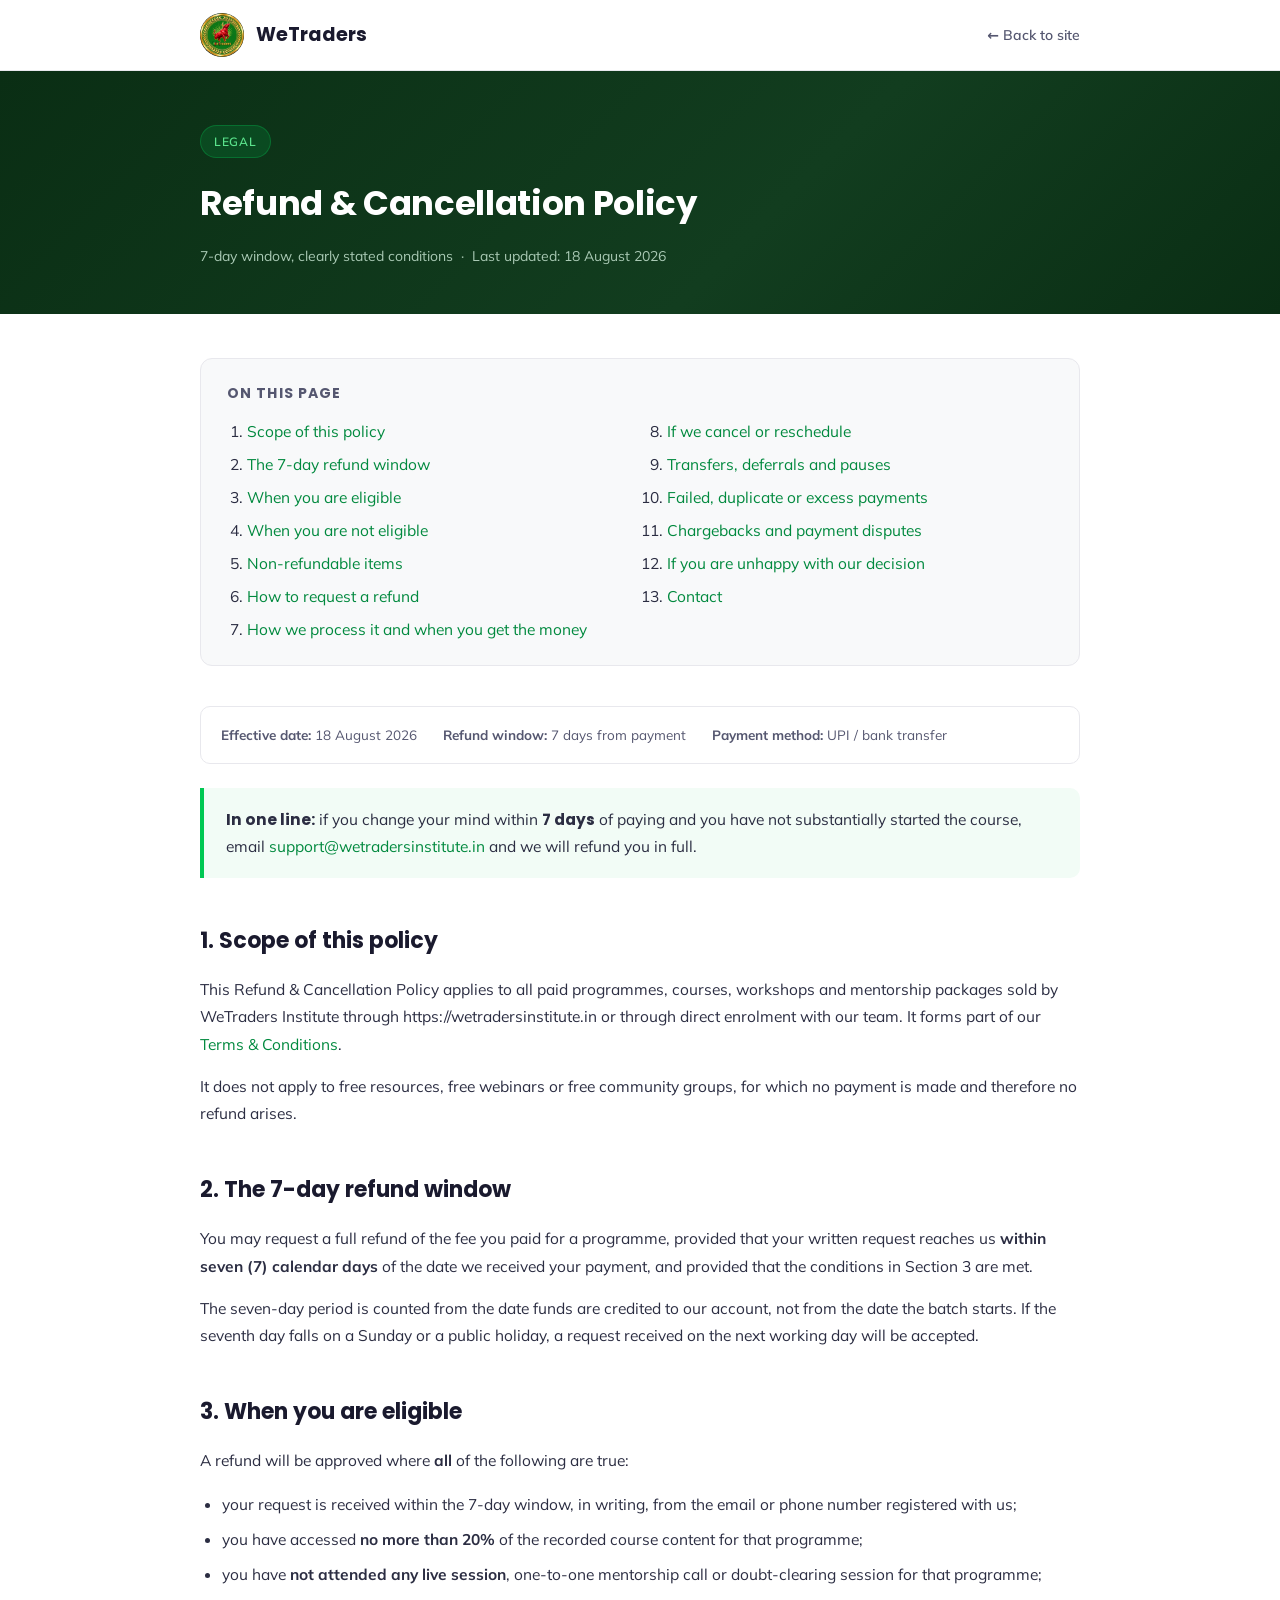
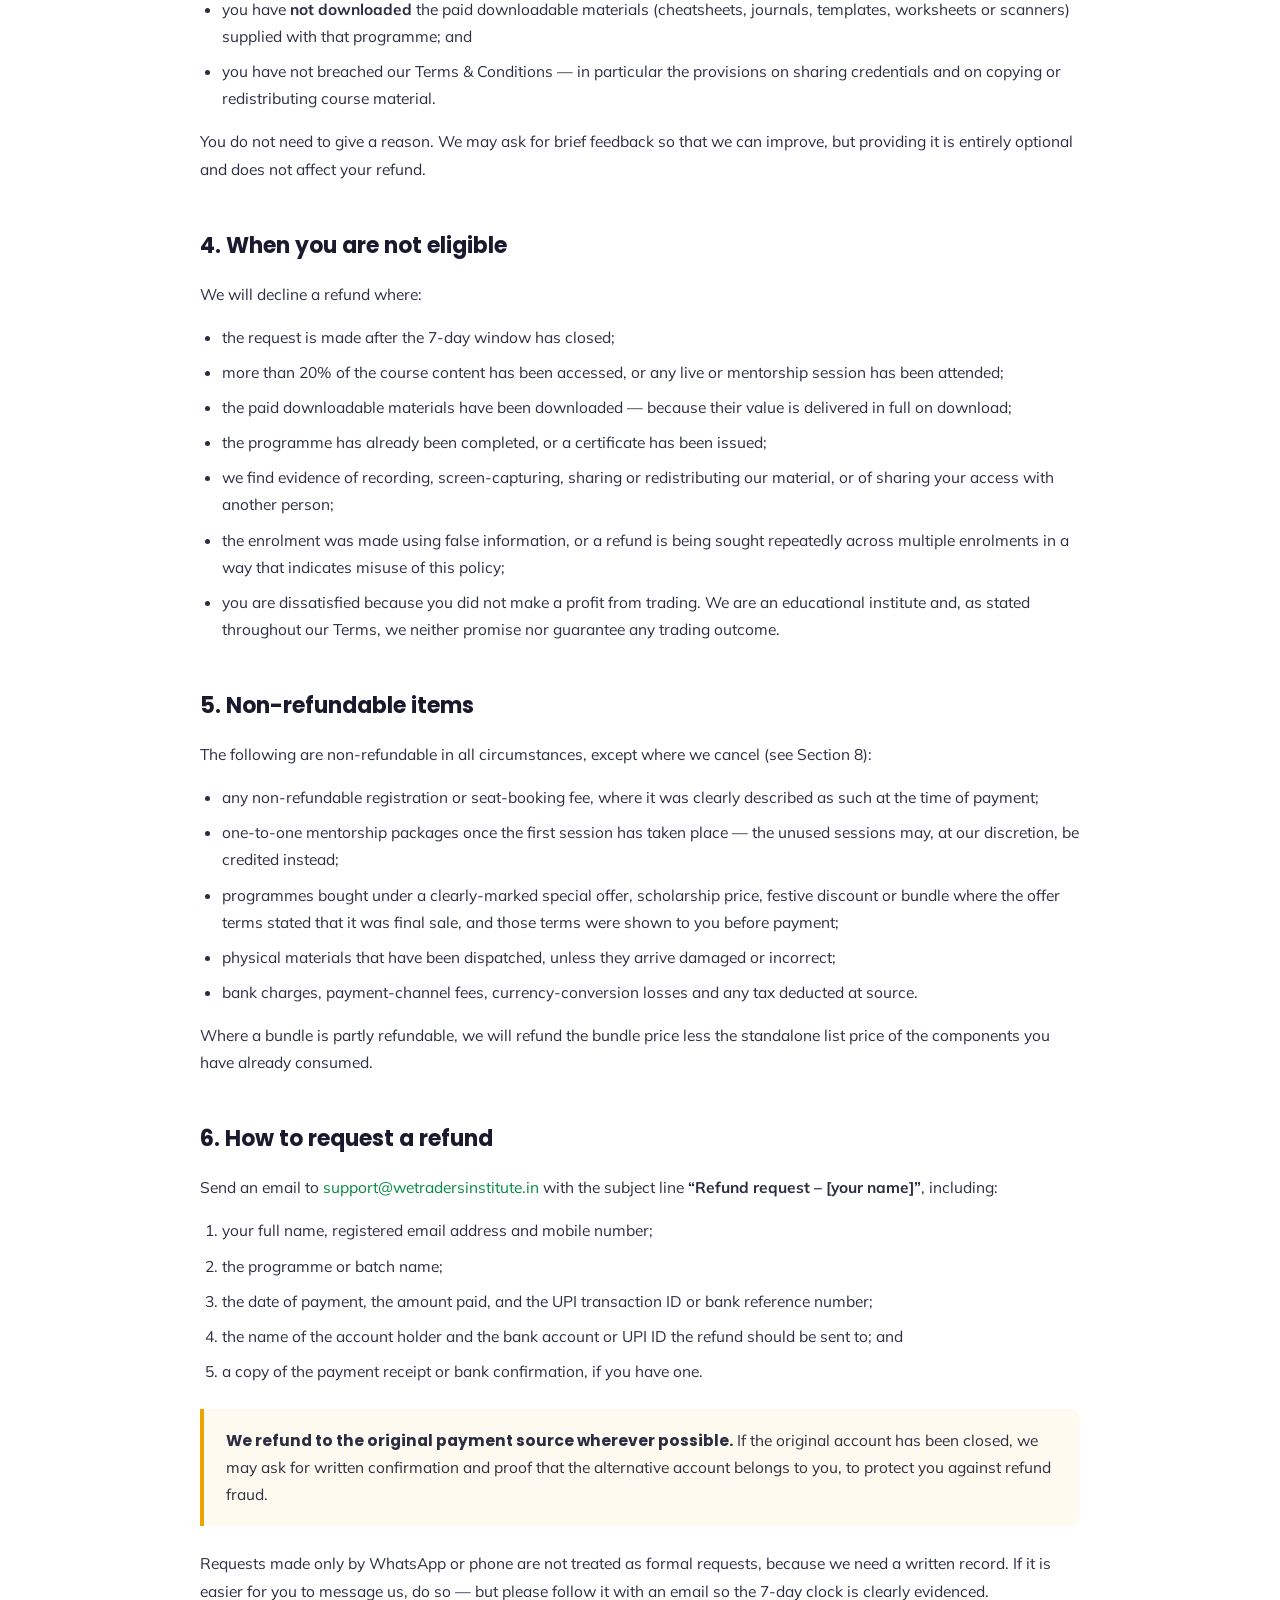
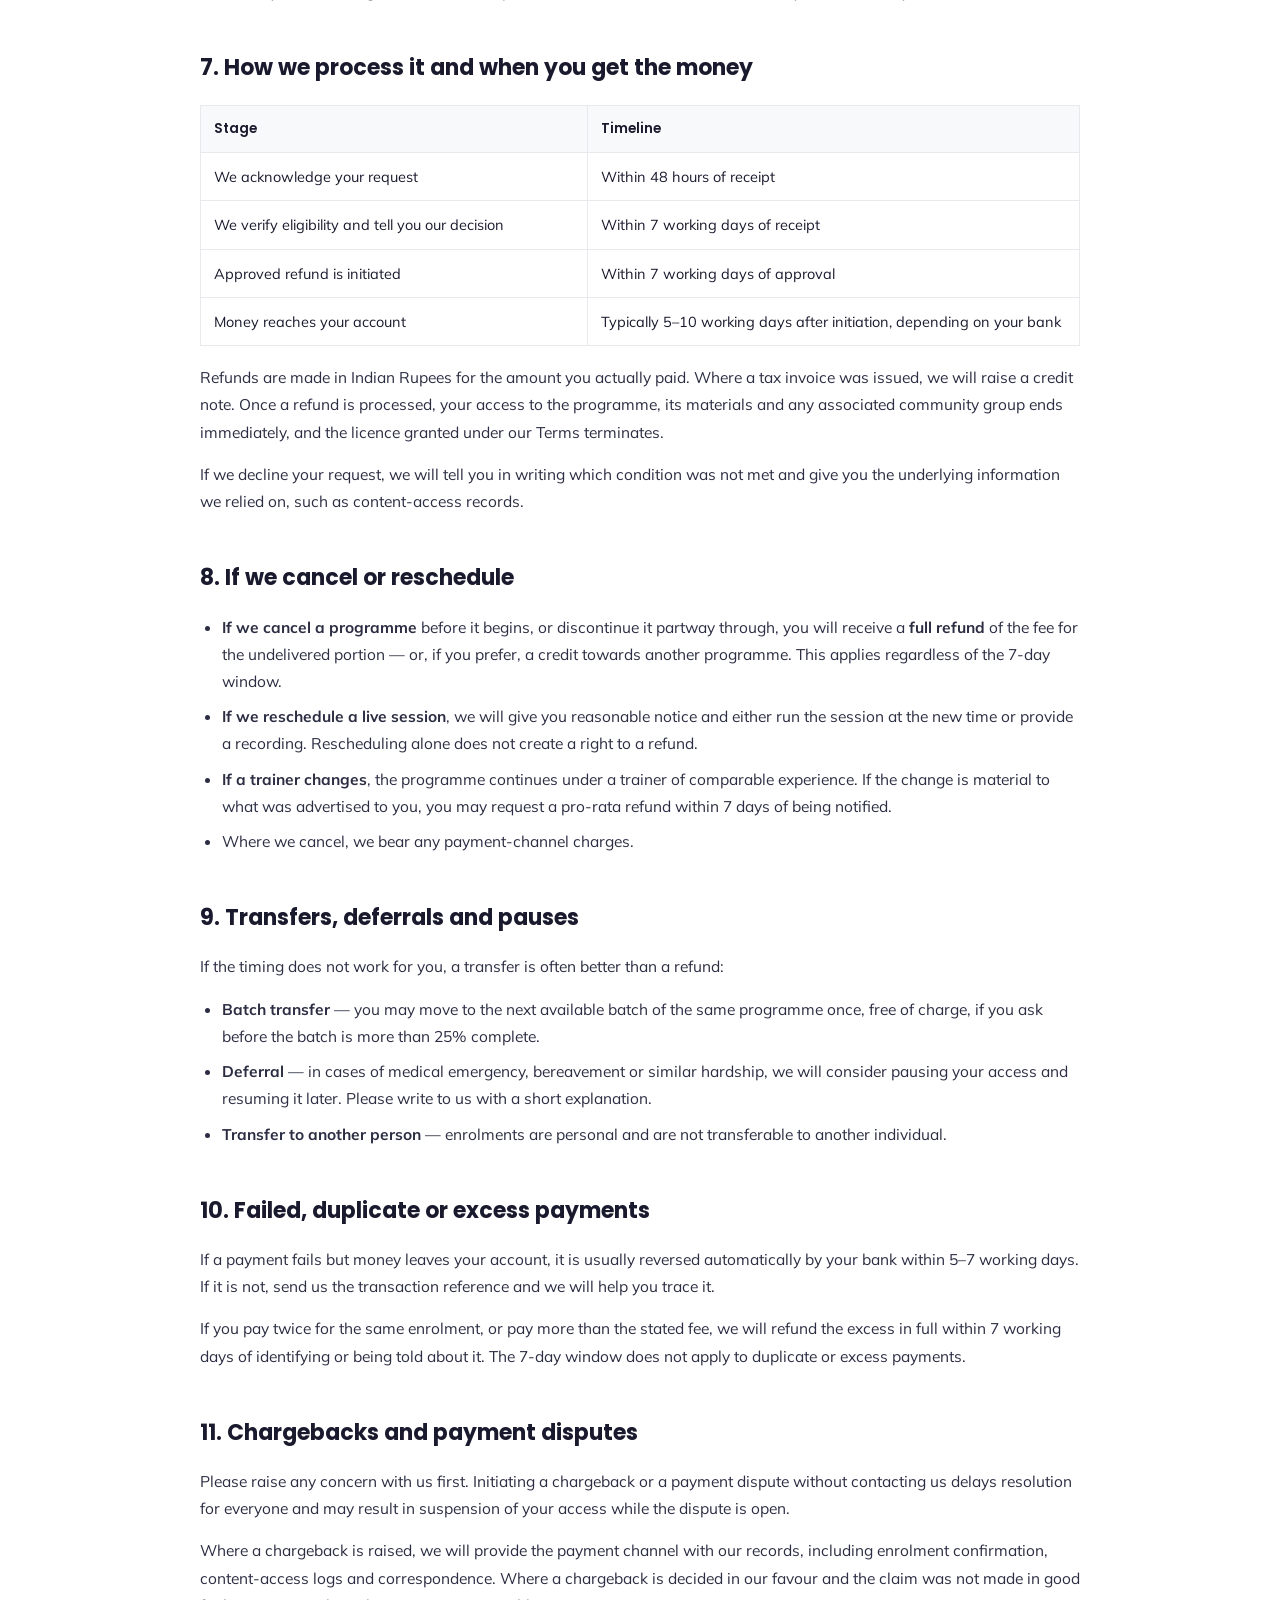
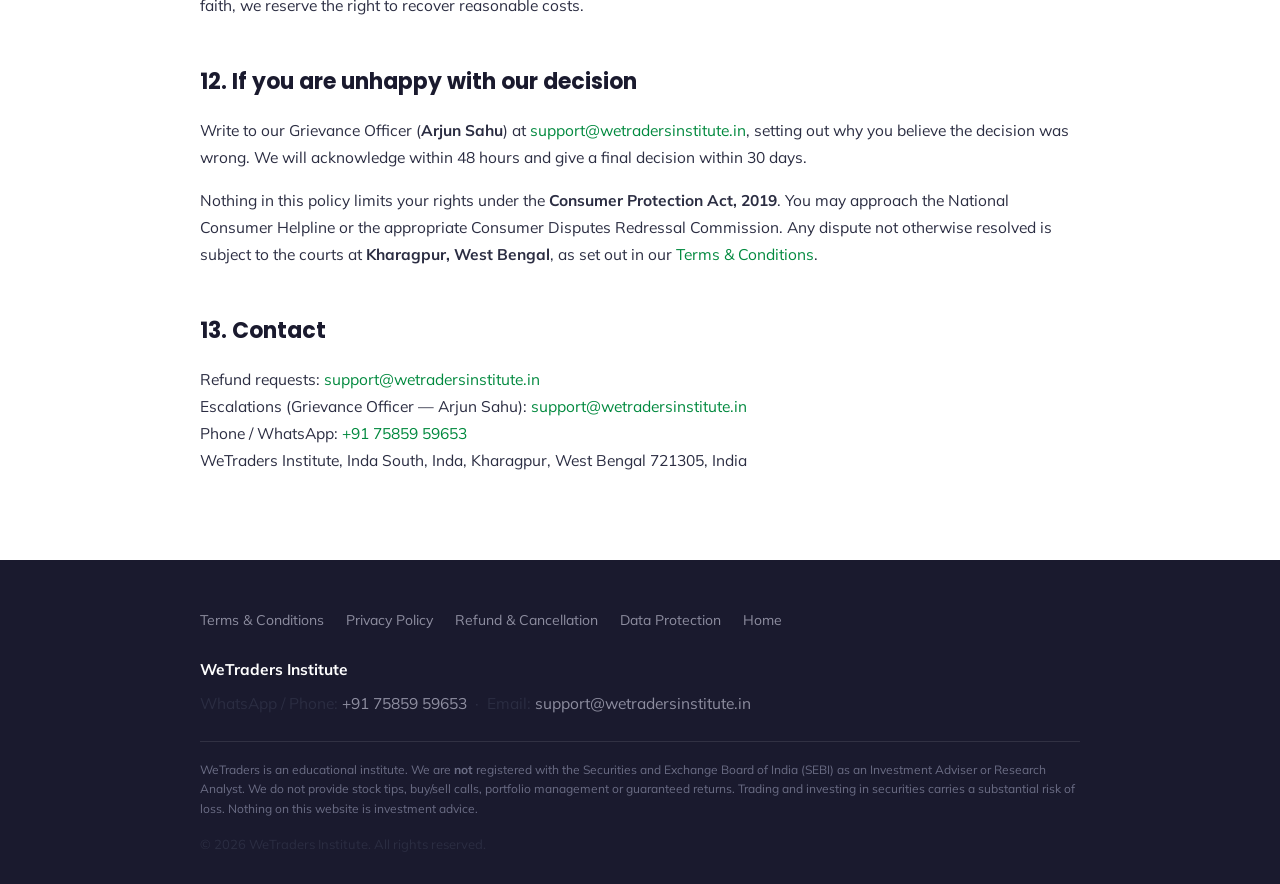
<file: refund.html>
<!DOCTYPE html>
<html lang="en">
<head>
<meta charset="UTF-8">
<meta name="viewport" content="width=device-width, initial-scale=1.0">
<title>Refund &amp; Cancellation Policy | WeTraders</title>
<meta name="description" content="WeTraders's refund terms — a 7-day refund window on paid programmes, how to request a refund, processing timelines and what is non-refundable.">
<link rel="canonical" href="https://wetradersinstitute.in/refund.html">
<meta name="robots" content="index, follow, max-image-preview:large">
<meta property="og:type" content="article">
<meta property="og:site_name" content="WeTraders">
<meta property="og:title" content="Refund &amp; Cancellation Policy | WeTraders">
<meta property="og:description" content="WeTraders's refund terms — a 7-day refund window on paid programmes, how to request a refund, processing timelines and what is non-refundable.">
<meta property="og:url" content="https://wetradersinstitute.in/refund.html">
<meta property="og:image" content="https://wetradersinstitute.in/og-image.jpg">
<meta name="twitter:card" content="summary_large_image">
<link rel="icon" href="/favicon.png" type="image/png">
<link rel="preconnect" href="https://fonts.googleapis.com">
<link rel="preconnect" href="https://fonts.gstatic.com" crossorigin>
<link href="https://fonts.googleapis.com/css2?family=Mulish:wght@400;600;700&family=Poppins:wght@500;600;700&display=swap" rel="stylesheet">
<script type="application/ld+json">
{"@context":"https://schema.org","@type":"WebPage","name":"Refund &amp; Cancellation Policy","url":"https://wetradersinstitute.in/refund.html",
"dateModified":"2026-08-18","isPartOf":{"@type":"WebSite","name":"WeTraders","url":"https://wetradersinstitute.in/"},
"publisher":{"@type":"Organization","name":"WeTraders","url":"https://wetradersinstitute.in/"}}
</script>
<style>
:root{--red:#E63946;--green:#00C853;--green-dark:#00893E;--ink:#1A1A2E;--ink-dim:#555770;
--muted:#8E8EA0;--border:#E8E8ED;--bg-soft:#F8F9FA}
*{box-sizing:border-box}
body{margin:0;font-family:'Mulish',system-ui,-apple-system,'Segoe UI',sans-serif;color:var(--ink);
background:#fff;line-height:1.75;-webkit-font-smoothing:antialiased}
h1,h2,h3,h4,.poppins{font-family:'Poppins',system-ui,sans-serif}
a{color:var(--green-dark);text-decoration:none}a:hover{text-decoration:underline}
.wrap{max-width:920px;margin:0 auto;padding:0 20px}
.topbar{background:#fff;border-bottom:1px solid var(--border);position:sticky;top:0;z-index:50}
.topbar .wrap{display:flex;align-items:center;justify-content:space-between;height:70px}
.brand{display:flex;align-items:center;gap:12px;color:var(--ink)}
.brand img{width:44px;height:44px;border-radius:50%;object-fit:cover;background:#0A2E14}
.brand span{font-family:'Poppins',sans-serif;font-weight:700;font-size:19px}
.back{font-size:14px;font-weight:600;color:var(--ink-dim)}
.hero{background:linear-gradient(135deg,#0A2E14 0%,#123D1F 60%,#0A2E14 100%);color:#fff;padding:54px 0 46px}
.hero h1{margin:0 0 10px;font-size:34px;font-weight:700;letter-spacing:-.01em}
.hero p{margin:0;color:#A9C9B4;font-size:14px}
.hero .eyebrow{display:inline-block;background:rgba(0,200,83,.16);color:#5BE38C;border:1px solid rgba(0,200,83,.3);
padding:5px 13px;border-radius:99px;font-size:12px;font-weight:600;letter-spacing:.06em;text-transform:uppercase;margin-bottom:16px}
main{padding:44px 0 70px}
.toc{background:var(--bg-soft);border:1px solid var(--border);border-radius:12px;padding:22px 26px;margin:0 0 40px}
.toc h2{margin:0 0 12px;font-size:14px;text-transform:uppercase;letter-spacing:.08em;color:var(--ink-dim)}
.toc ol{margin:0;padding-left:20px;columns:2;column-gap:34px;font-size:14px}
.toc li{margin-bottom:6px;break-inside:avoid}
section{scroll-margin-top:90px}
h2.sec{font-size:22px;margin:44px 0 14px;padding-top:14px;border-top:2px solid var(--border)}
h2.sec:first-of-type{border-top:none;padding-top:0}
h3{font-size:17px;margin:26px 0 10px}
p,li{font-size:15.5px;color:#2B2D42}
ul,ol{padding-left:22px}li{margin-bottom:8px}
table{width:100%;border-collapse:collapse;margin:18px 0;font-size:14.5px}
th,td{border:1px solid var(--border);padding:11px 13px;text-align:left;vertical-align:top}
th{background:var(--bg-soft);font-family:'Poppins',sans-serif;font-weight:600;font-size:13.5px}
.callout{border-left:4px solid var(--red);background:#FFF5F5;padding:18px 22px;border-radius:0 10px 10px 0;margin:24px 0}
.callout.green{border-left-color:var(--green);background:#F2FCF6}
.callout.amber{border-left-color:#E9A400;background:#FFFAEF}
.callout p:last-child{margin-bottom:0}.callout p:first-child{margin-top:0}
.callout strong{font-family:'Poppins',sans-serif}
.fill{background:#FFF2A8;border-bottom:1px dashed #B99400;padding:0 4px;border-radius:3px;font-weight:600;font-size:.95em}
.meta{display:flex;flex-wrap:wrap;gap:10px 26px;font-size:13.5px;color:var(--ink-dim);
border:1px solid var(--border);border-radius:10px;padding:16px 20px;margin-bottom:8px}
footer{background:#1A1A2E;color:#8E8EA0;padding:48px 0 28px;font-size:14px}
footer a{color:#8E8EA0}footer a:hover{color:#fff;text-decoration:none}
.fnav{display:flex;flex-wrap:wrap;gap:8px 22px;margin-bottom:24px}
.fdiv{height:1px;background:rgba(255,255,255,.1);margin:24px 0 18px}
.sebi{font-size:12px;color:#6B6D85;line-height:1.65}
.copy{font-size:13px;margin:14px 0 0}
@media(max-width:640px){.hero h1{font-size:26px}.toc ol{columns:1}h2.sec{font-size:19px}
.topbar .wrap{height:62px}.brand span{font-size:17px}}
</style>
</head>
<body>
<header class="topbar"><div class="wrap">
  <a class="brand" href="index.html"><img src="logo.png" alt="WeTraders logo"><span>WeTraders</span></a>
  <a class="back" href="index.html">&larr; Back to site</a>
</div></header>

<div class="hero"><div class="wrap">
  <div class="eyebrow">Legal</div>
  <h1>Refund &amp; Cancellation Policy</h1>
  <p>7-day window, clearly stated conditions &nbsp;&middot;&nbsp; Last updated: 18 August 2026</p>
</div></div>

<main><div class="wrap">
<div class="toc"><h2>On this page</h2><ol><li><a href="#scope">Scope of this policy</a></li><li><a href="#window">The 7-day refund window</a></li><li><a href="#eligible">When you are eligible</a></li><li><a href="#noteligible">When you are not eligible</a></li><li><a href="#nonrefundable">Non-refundable items</a></li><li><a href="#how">How to request a refund</a></li><li><a href="#processing">How we process it and when you get the money</a></li><li><a href="#cancelbyus">If we cancel or reschedule</a></li><li><a href="#transfer">Transfers, deferrals and pauses</a></li><li><a href="#failed">Failed, duplicate or excess payments</a></li><li><a href="#chargeback">Chargebacks and payment disputes</a></li><li><a href="#grievance">If you are unhappy with our decision</a></li><li><a href="#contact">Contact</a></li></ol></div>

<div class="meta">
  <div><strong>Effective date:</strong> 18 August 2026</div>
  <div><strong>Refund window:</strong> 7 days from payment</div>
  <div><strong>Payment method:</strong> UPI / bank transfer</div>
</div>

<div class="callout green"><p><strong>In one line:</strong> if you change your mind within <strong>7 days</strong> of
paying and you have not substantially started the course, email <a href="mailto:support@wetradersinstitute.in">support@wetradersinstitute.in</a> and we will
refund you in full.</p></div>

<section id="scope"><h2 class="sec">1. Scope of this policy</h2>
<p>This Refund &amp; Cancellation Policy applies to all paid programmes, courses, workshops and mentorship packages sold
by WeTraders Institute through https://wetradersinstitute.in or through direct enrolment with our team. It forms part of our
<a href="terms.html">Terms &amp; Conditions</a>.</p>
<p>It does not apply to free resources, free webinars or free community groups, for which no payment is made and
therefore no refund arises.</p>
</section>

<section id="window"><h2 class="sec">2. The 7-day refund window</h2>
<p>You may request a full refund of the fee you paid for a programme, provided that your written request reaches us
<strong>within seven (7) calendar days</strong> of the date we received your payment, and provided that the conditions in
Section 3 are met.</p>
<p>The seven-day period is counted from the date funds are credited to our account, not from the date the batch starts.
If the seventh day falls on a Sunday or a public holiday, a request received on the next working day will be accepted.</p>
</section>

<section id="eligible"><h2 class="sec">3. When you are eligible</h2>
<p>A refund will be approved where <strong>all</strong> of the following are true:</p>
<ul>
<li>your request is received within the 7-day window, in writing, from the email or phone number registered with us;</li>
<li>you have accessed <strong>no more than 20%</strong> of the recorded course content for that programme;</li>
<li>you have <strong>not attended any live session</strong>, one-to-one mentorship call or doubt-clearing session for
that programme;</li>
<li>you have <strong>not downloaded</strong> the paid downloadable materials (cheatsheets, journals, templates,
worksheets or scanners) supplied with that programme; and</li>
<li>you have not breached our Terms &amp; Conditions &mdash; in particular the provisions on sharing credentials and on
copying or redistributing course material.</li>
</ul>
<p>You do not need to give a reason. We may ask for brief feedback so that we can improve, but providing it is entirely
optional and does not affect your refund.</p>
</section>

<section id="noteligible"><h2 class="sec">4. When you are not eligible</h2>
<p>We will decline a refund where:</p>
<ul>
<li>the request is made after the 7-day window has closed;</li>
<li>more than 20% of the course content has been accessed, or any live or mentorship session has been attended;</li>
<li>the paid downloadable materials have been downloaded &mdash; because their value is delivered in full on
download;</li>
<li>the programme has already been completed, or a certificate has been issued;</li>
<li>we find evidence of recording, screen-capturing, sharing or redistributing our material, or of sharing your access
with another person;</li>
<li>the enrolment was made using false information, or a refund is being sought repeatedly across multiple
enrolments in a way that indicates misuse of this policy;</li>
<li>you are dissatisfied because you did not make a profit from trading. We are an educational institute and, as stated
throughout our Terms, we neither promise nor guarantee any trading outcome.</li>
</ul>
</section>

<section id="nonrefundable"><h2 class="sec">5. Non-refundable items</h2>
<p>The following are non-refundable in all circumstances, except where we cancel (see Section 8):</p>
<ul>
<li>any non-refundable registration or seat-booking fee, where it was clearly described as such at the time of
payment;</li>
<li>one-to-one mentorship packages once the first session has taken place &mdash; the unused sessions may, at our
discretion, be credited instead;</li>
<li>programmes bought under a clearly-marked special offer, scholarship price, festive discount or bundle where the
offer terms stated that it was final sale, and those terms were shown to you before payment;</li>
<li>physical materials that have been dispatched, unless they arrive damaged or incorrect;</li>
<li>bank charges, payment-channel fees, currency-conversion losses and any tax deducted at source.</li>
</ul>
<p>Where a bundle is partly refundable, we will refund the bundle price less the standalone list price of the components
you have already consumed.</p>
</section>

<section id="how"><h2 class="sec">6. How to request a refund</h2>
<p>Send an email to <a href="mailto:support@wetradersinstitute.in">support@wetradersinstitute.in</a> with the subject line
<strong>&ldquo;Refund request &ndash; [your name]&rdquo;</strong>, including:</p>
<ol>
<li>your full name, registered email address and mobile number;</li>
<li>the programme or batch name;</li>
<li>the date of payment, the amount paid, and the UPI transaction ID or bank reference number;</li>
<li>the name of the account holder and the bank account or UPI ID the refund should be sent to; and</li>
<li>a copy of the payment receipt or bank confirmation, if you have one.</li>
</ol>
<div class="callout amber"><p><strong>We refund to the original payment source wherever possible.</strong> If the
original account has been closed, we may ask for written confirmation and proof that the alternative account belongs to
you, to protect you against refund fraud.</p></div>
<p>Requests made only by WhatsApp or phone are not treated as formal requests, because we need a written record. If it is
easier for you to message us, do so &mdash; but please follow it with an email so the 7-day clock is clearly evidenced.</p>
</section>

<section id="processing"><h2 class="sec">7. How we process it and when you get the money</h2>
<table>
<tr><th style="width:44%">Stage</th><th>Timeline</th></tr>
<tr><td>We acknowledge your request</td><td>Within 48 hours of receipt</td></tr>
<tr><td>We verify eligibility and tell you our decision</td><td>Within 7 working days of receipt</td></tr>
<tr><td>Approved refund is initiated</td><td>Within 7 working days of approval</td></tr>
<tr><td>Money reaches your account</td><td>Typically 5&ndash;10 working days after initiation, depending on your
bank</td></tr>
</table>
<p>Refunds are made in Indian Rupees for the amount you actually paid. Where a tax invoice was issued, we will raise a
credit note. Once a refund is processed, your access to the programme, its materials and any associated community group
ends immediately, and the licence granted under our Terms terminates.</p>
<p>If we decline your request, we will tell you in writing which condition was not met and give you the underlying
information we relied on, such as content-access records.</p>
</section>

<section id="cancelbyus"><h2 class="sec">8. If we cancel or reschedule</h2>
<ul>
<li><strong>If we cancel a programme</strong> before it begins, or discontinue it partway through, you will receive a
<strong>full refund</strong> of the fee for the undelivered portion &mdash; or, if you prefer, a credit towards another
programme. This applies regardless of the 7-day window.</li>
<li><strong>If we reschedule a live session</strong>, we will give you reasonable notice and either run the session at
the new time or provide a recording. Rescheduling alone does not create a right to a refund.</li>
<li><strong>If a trainer changes</strong>, the programme continues under a trainer of comparable experience. If the
change is material to what was advertised to you, you may request a pro-rata refund within 7 days of being notified.</li>
<li>Where we cancel, we bear any payment-channel charges.</li>
</ul>
</section>

<section id="transfer"><h2 class="sec">9. Transfers, deferrals and pauses</h2>
<p>If the timing does not work for you, a transfer is often better than a refund:</p>
<ul>
<li><strong>Batch transfer</strong> &mdash; you may move to the next available batch of the same programme once, free of
charge, if you ask before the batch is more than 25% complete.</li>
<li><strong>Deferral</strong> &mdash; in cases of medical emergency, bereavement or similar hardship, we will consider
pausing your access and resuming it later. Please write to us with a short explanation.</li>
<li><strong>Transfer to another person</strong> &mdash; enrolments are personal and are not transferable to another
individual.</li>
</ul>
</section>

<section id="failed"><h2 class="sec">10. Failed, duplicate or excess payments</h2>
<p>If a payment fails but money leaves your account, it is usually reversed automatically by your bank within 5&ndash;7
working days. If it is not, send us the transaction reference and we will help you trace it.</p>
<p>If you pay twice for the same enrolment, or pay more than the stated fee, we will refund the excess in full within
7 working days of identifying or being told about it. The 7-day window does not apply to duplicate or excess payments.</p>
</section>

<section id="chargeback"><h2 class="sec">11. Chargebacks and payment disputes</h2>
<p>Please raise any concern with us first. Initiating a chargeback or a payment dispute without contacting us delays
resolution for everyone and may result in suspension of your access while the dispute is open.</p>
<p>Where a chargeback is raised, we will provide the payment channel with our records, including enrolment confirmation,
content-access logs and correspondence. Where a chargeback is decided in our favour and the claim was not made in good
faith, we reserve the right to recover reasonable costs.</p>
</section>

<section id="grievance"><h2 class="sec">12. If you are unhappy with our decision</h2>
<p>Write to our Grievance Officer (<strong>Arjun Sahu</strong>) at <a href="mailto:support@wetradersinstitute.in">support@wetradersinstitute.in</a>, setting out why you believe the decision was
wrong. We will acknowledge within 48 hours and give a final decision within 30 days.</p>
<p>Nothing in this policy limits your rights under the <strong>Consumer Protection Act, 2019</strong>. You may approach
the National Consumer Helpline or the appropriate Consumer Disputes Redressal Commission. Any dispute not otherwise
resolved is subject to the courts at <strong>Kharagpur, West Bengal</strong>, as set out in our
<a href="terms.html#law">Terms &amp; Conditions</a>.</p>
</section>

<section id="contact"><h2 class="sec">13. Contact</h2>
<p>Refund requests: <a href="mailto:support@wetradersinstitute.in">support@wetradersinstitute.in</a><br>
Escalations (Grievance Officer &mdash; Arjun Sahu): <a href="mailto:support@wetradersinstitute.in">support@wetradersinstitute.in</a><br>
Phone / WhatsApp: <a href="https://wa.me/917585959653">+91 75859 59653</a><br>
WeTraders Institute, Inda South, Inda, Kharagpur, West Bengal 721305, India</p>
</section>

</div></main>

<footer><div class="wrap">
  <div class="fnav"><a href="terms.html">Terms &amp; Conditions</a><a href="privacy.html">Privacy Policy</a><a href="refund.html">Refund &amp; Cancellation</a><a href="data-protection.html">Data Protection</a><a href="index.html">Home</a></div>
  <p style="margin:0 0 6px"><strong style="color:#fff">WeTraders Institute</strong></p>
  <p style="margin:0 0 4px">WhatsApp / Phone: <a href="https://wa.me/917585959653">+91 75859 59653</a> &nbsp;&middot;&nbsp; Email: <a href="mailto:support@wetradersinstitute.in">support@wetradersinstitute.in</a></p>
  <div class="fdiv"></div>
  <p class="sebi">WeTraders is an educational institute. We are <strong>not</strong> registered with the Securities and Exchange Board of India (SEBI)
  as an Investment Adviser or Research Analyst. We do not provide stock tips, buy/sell calls, portfolio management or guaranteed returns.
  Trading and investing in securities carries a substantial risk of loss. Nothing on this website is investment advice.</p>
  <p class="copy">&copy; 2026 WeTraders Institute. All rights reserved.</p>
</div></footer>
</body>
</html>
</file>
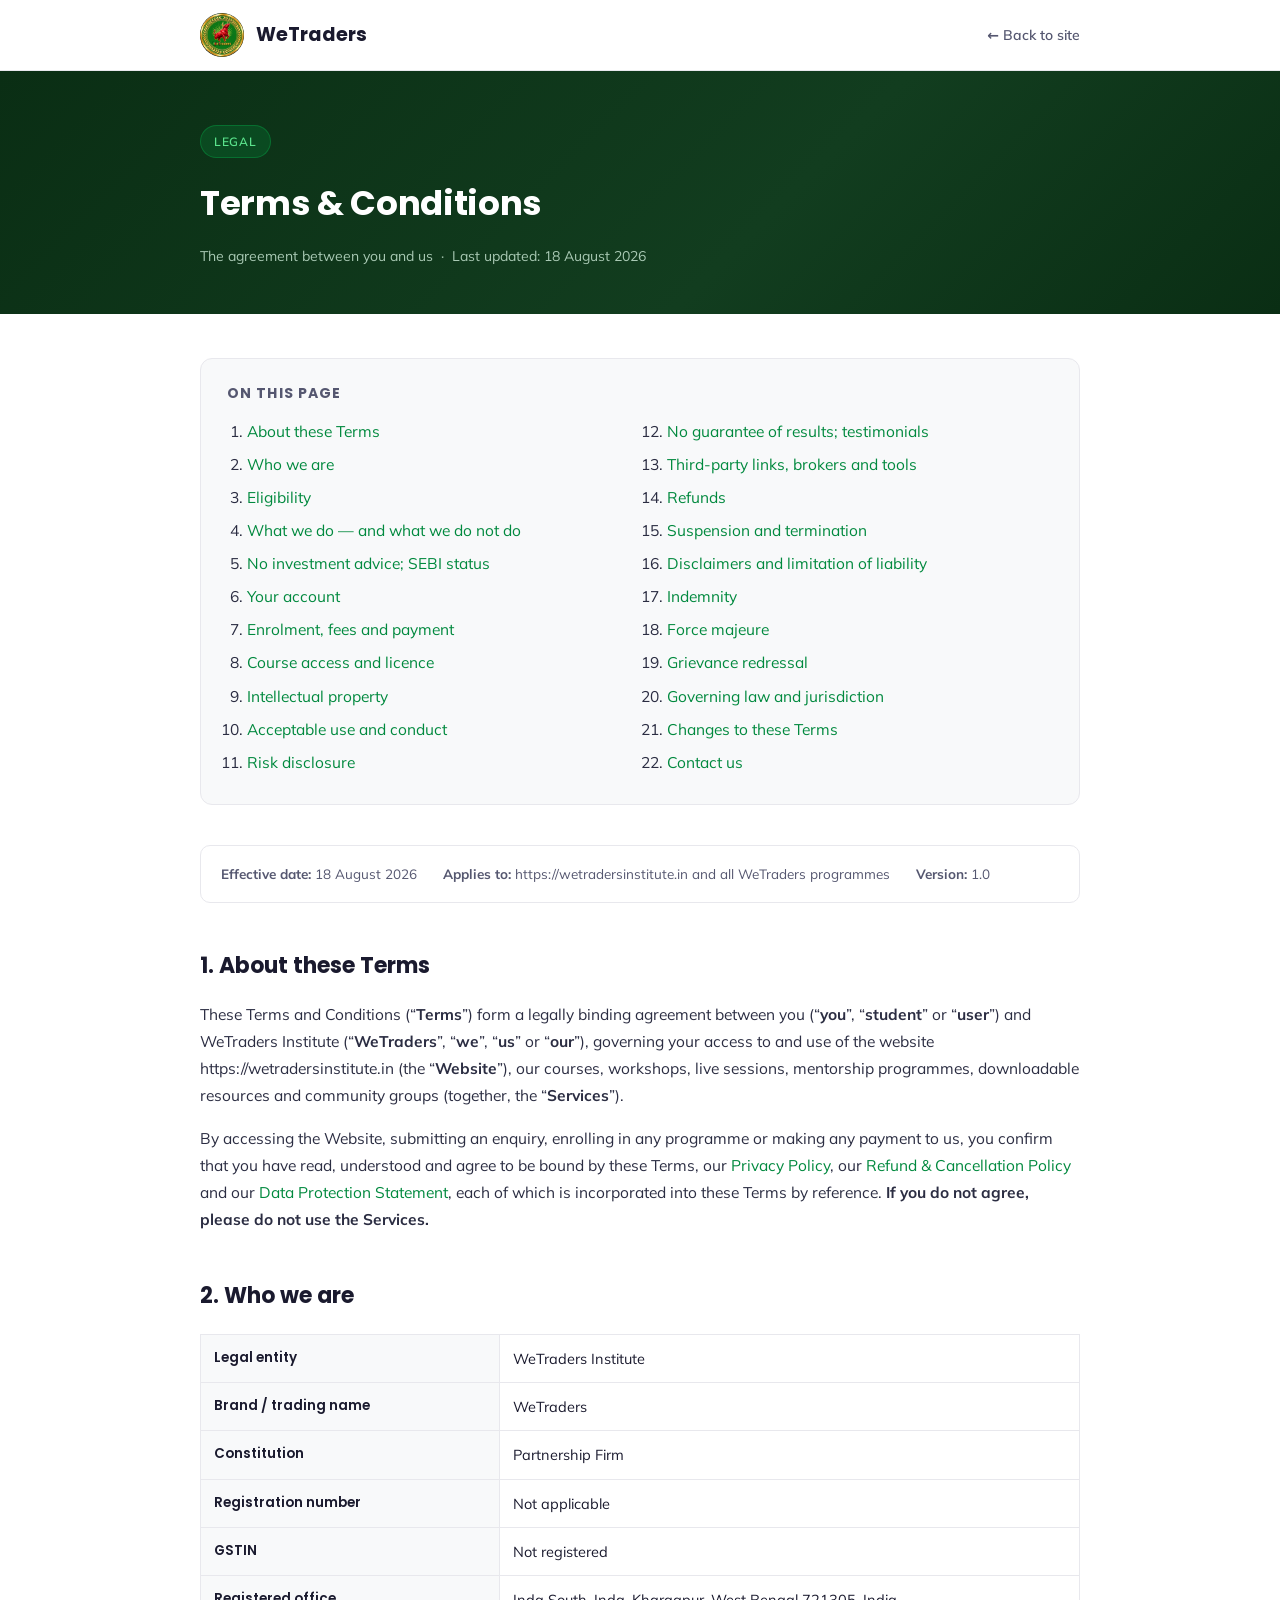
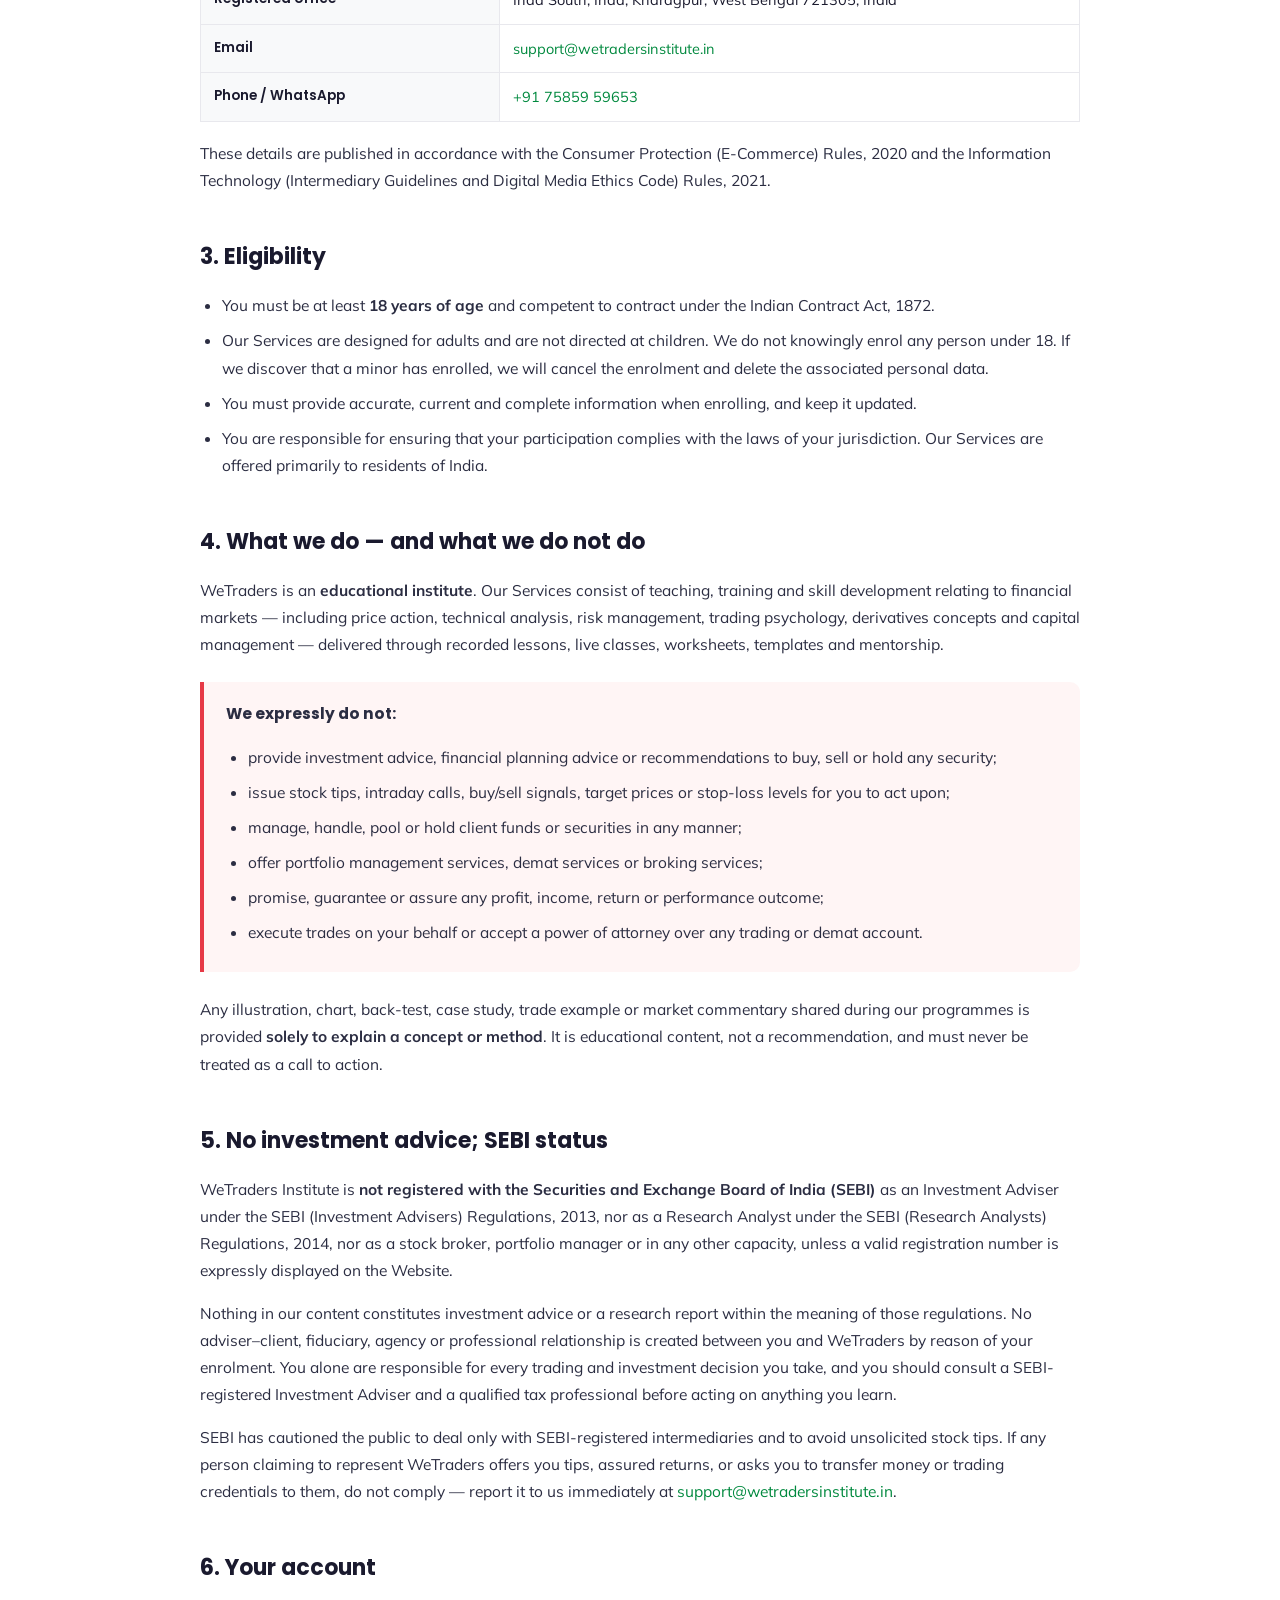
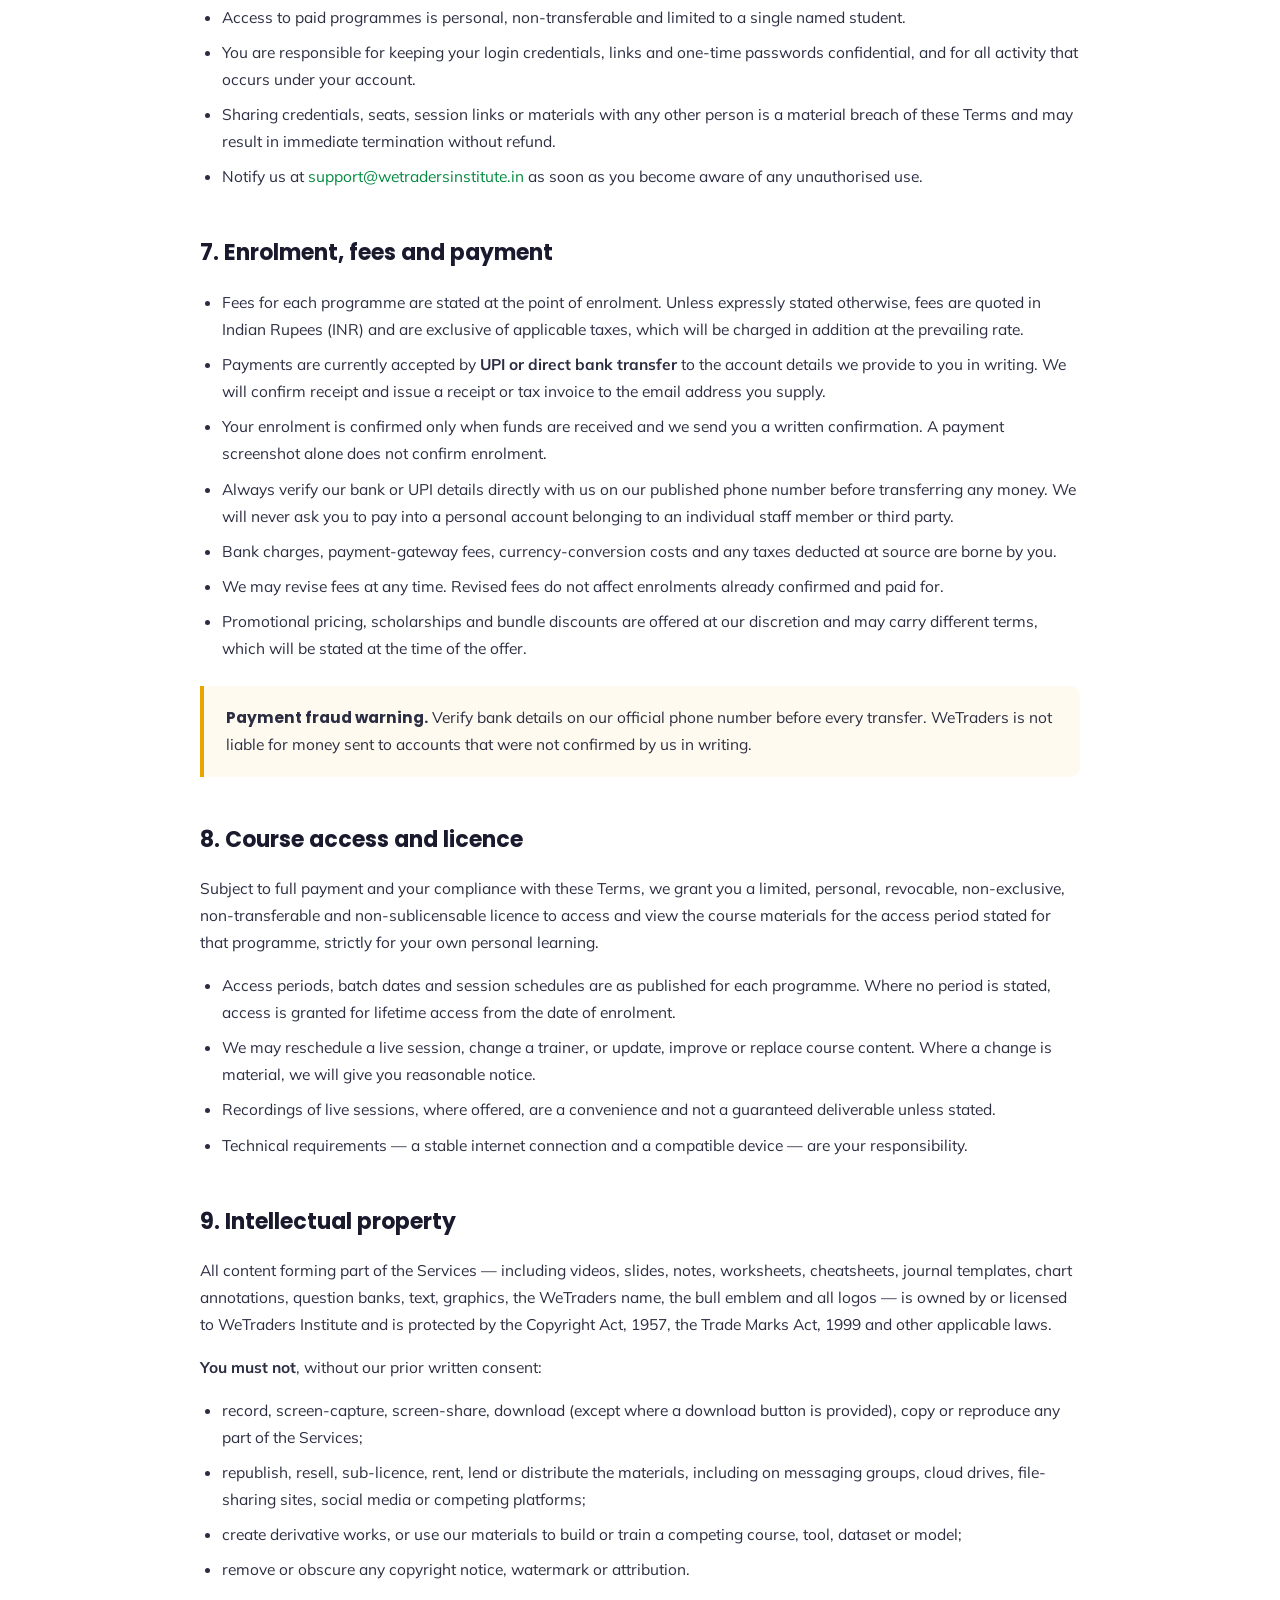
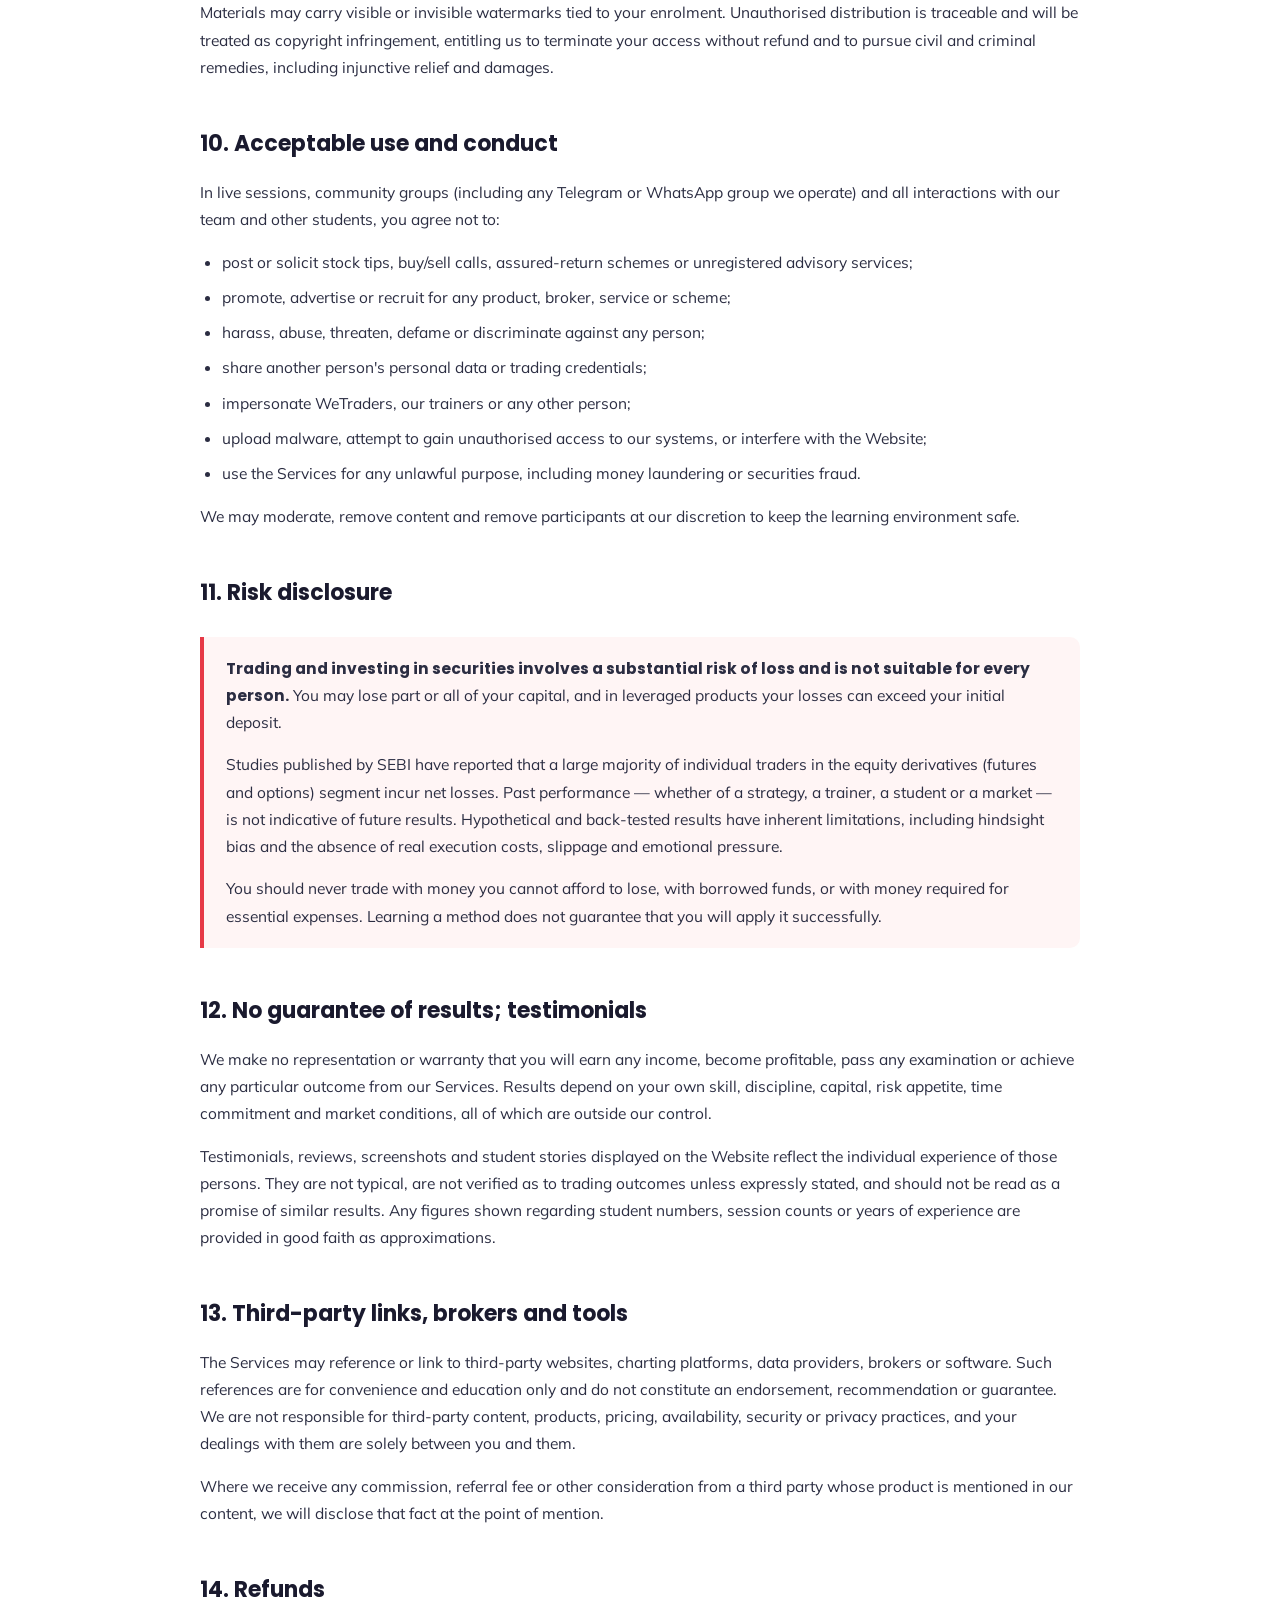
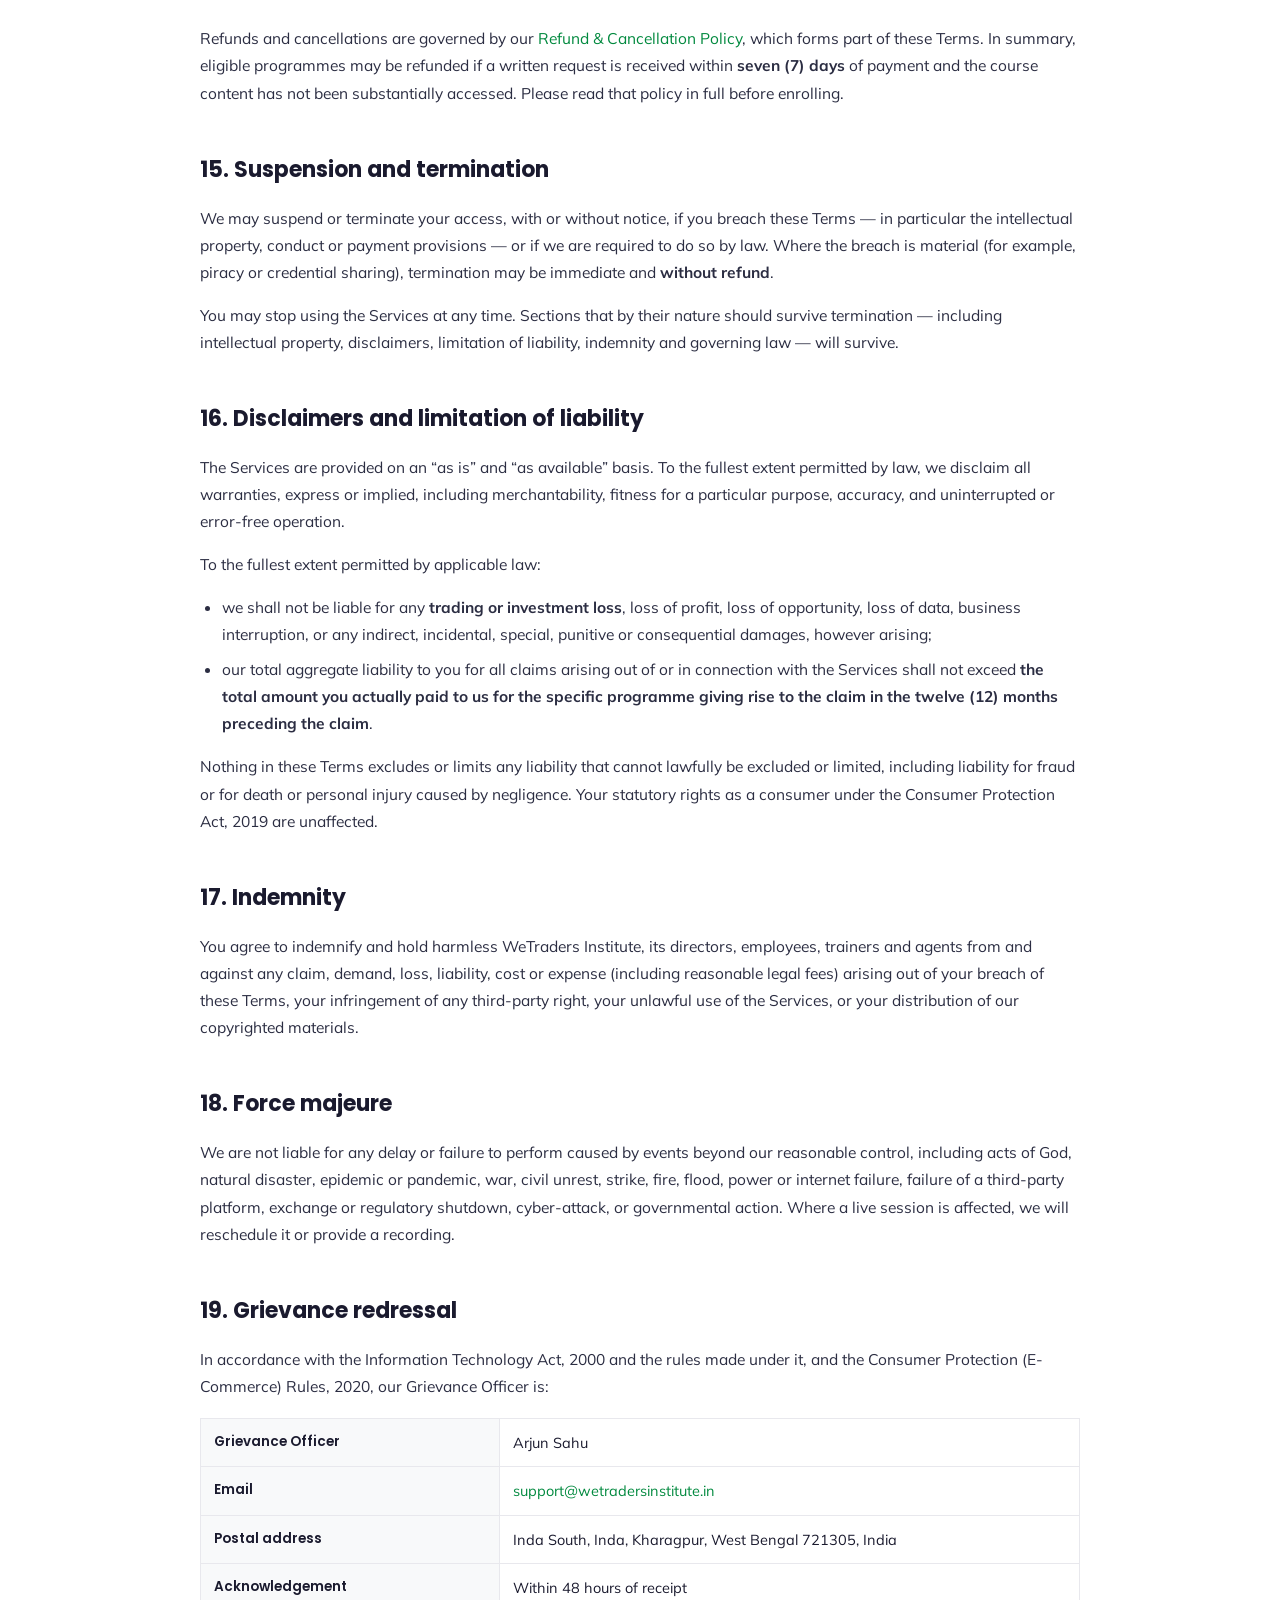
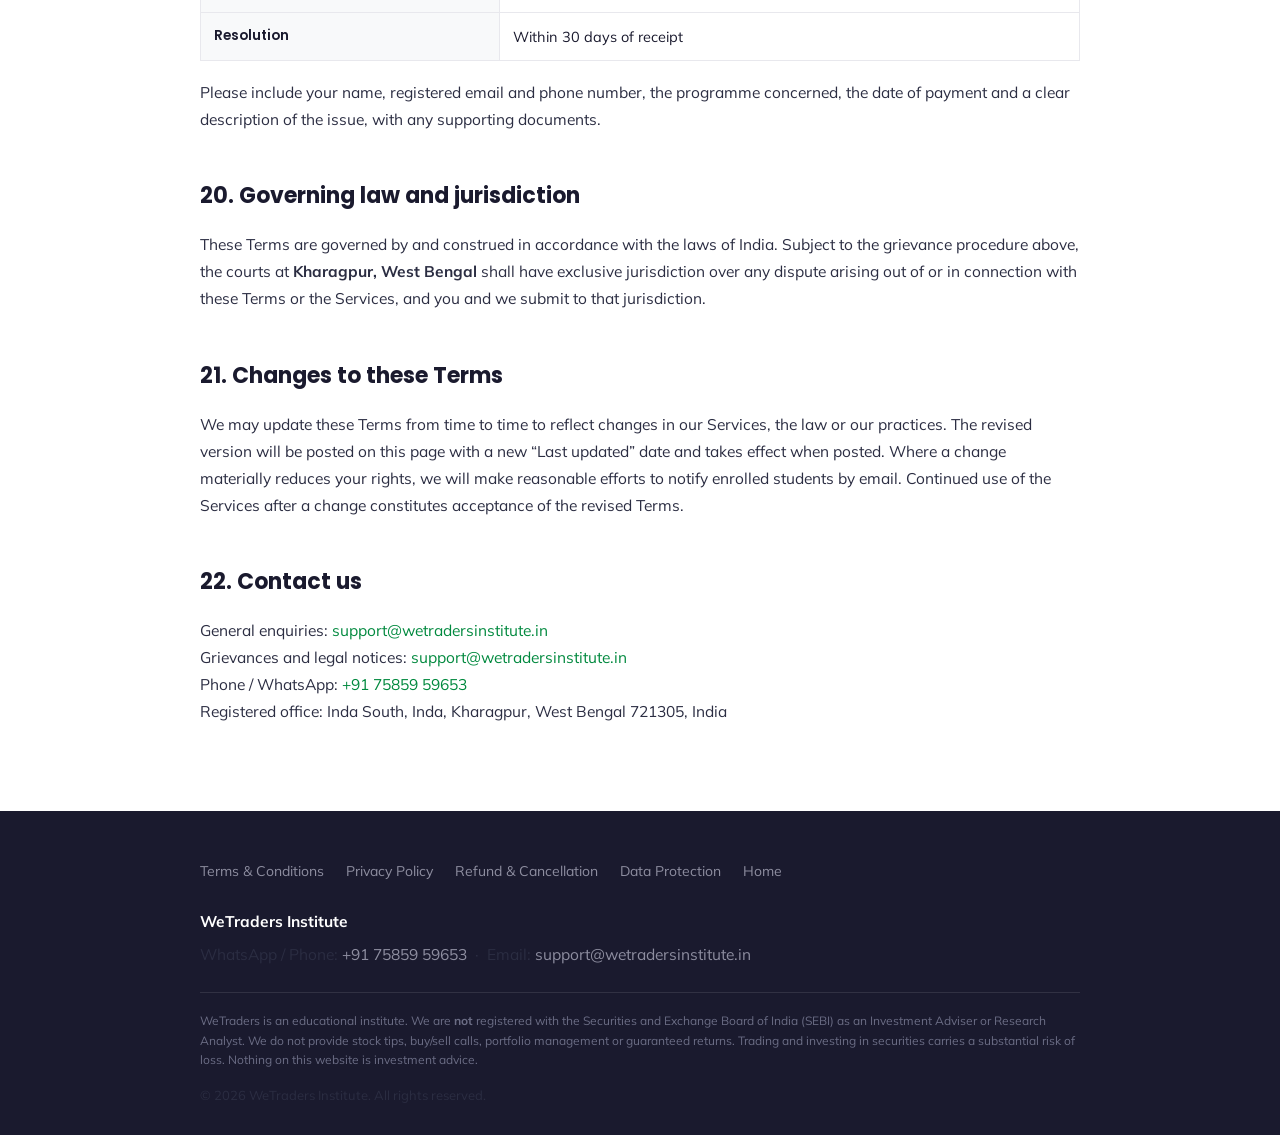
<file: terms.html>
<!DOCTYPE html>
<html lang="en">
<head>
<meta charset="UTF-8">
<meta name="viewport" content="width=device-width, initial-scale=1.0">
<title>Terms &amp; Conditions | WeTraders</title>
<meta name="description" content="The terms governing enrolment in WeTraders trading education programmes, operated by WeTraders Institute — including our SEBI status, risk disclosure, intellectual property and grievance process.">
<link rel="canonical" href="https://wetradersinstitute.in/terms.html">
<meta name="robots" content="index, follow, max-image-preview:large">
<meta property="og:type" content="article">
<meta property="og:site_name" content="WeTraders">
<meta property="og:title" content="Terms &amp; Conditions | WeTraders">
<meta property="og:description" content="The terms governing enrolment in WeTraders trading education programmes, operated by WeTraders Institute — including our SEBI status, risk disclosure, intellectual property and grievance process.">
<meta property="og:url" content="https://wetradersinstitute.in/terms.html">
<meta property="og:image" content="https://wetradersinstitute.in/og-image.jpg">
<meta name="twitter:card" content="summary_large_image">
<link rel="icon" href="/favicon.png" type="image/png">
<link rel="preconnect" href="https://fonts.googleapis.com">
<link rel="preconnect" href="https://fonts.gstatic.com" crossorigin>
<link href="https://fonts.googleapis.com/css2?family=Mulish:wght@400;600;700&family=Poppins:wght@500;600;700&display=swap" rel="stylesheet">
<script type="application/ld+json">
{"@context":"https://schema.org","@type":"WebPage","name":"Terms &amp; Conditions","url":"https://wetradersinstitute.in/terms.html",
"dateModified":"2026-08-18","isPartOf":{"@type":"WebSite","name":"WeTraders","url":"https://wetradersinstitute.in/"},
"publisher":{"@type":"Organization","name":"WeTraders","url":"https://wetradersinstitute.in/"}}
</script>
<style>
:root{--red:#E63946;--green:#00C853;--green-dark:#00893E;--ink:#1A1A2E;--ink-dim:#555770;
--muted:#8E8EA0;--border:#E8E8ED;--bg-soft:#F8F9FA}
*{box-sizing:border-box}
body{margin:0;font-family:'Mulish',system-ui,-apple-system,'Segoe UI',sans-serif;color:var(--ink);
background:#fff;line-height:1.75;-webkit-font-smoothing:antialiased}
h1,h2,h3,h4,.poppins{font-family:'Poppins',system-ui,sans-serif}
a{color:var(--green-dark);text-decoration:none}a:hover{text-decoration:underline}
.wrap{max-width:920px;margin:0 auto;padding:0 20px}
.topbar{background:#fff;border-bottom:1px solid var(--border);position:sticky;top:0;z-index:50}
.topbar .wrap{display:flex;align-items:center;justify-content:space-between;height:70px}
.brand{display:flex;align-items:center;gap:12px;color:var(--ink)}
.brand img{width:44px;height:44px;border-radius:50%;object-fit:cover;background:#0A2E14}
.brand span{font-family:'Poppins',sans-serif;font-weight:700;font-size:19px}
.back{font-size:14px;font-weight:600;color:var(--ink-dim)}
.hero{background:linear-gradient(135deg,#0A2E14 0%,#123D1F 60%,#0A2E14 100%);color:#fff;padding:54px 0 46px}
.hero h1{margin:0 0 10px;font-size:34px;font-weight:700;letter-spacing:-.01em}
.hero p{margin:0;color:#A9C9B4;font-size:14px}
.hero .eyebrow{display:inline-block;background:rgba(0,200,83,.16);color:#5BE38C;border:1px solid rgba(0,200,83,.3);
padding:5px 13px;border-radius:99px;font-size:12px;font-weight:600;letter-spacing:.06em;text-transform:uppercase;margin-bottom:16px}
main{padding:44px 0 70px}
.toc{background:var(--bg-soft);border:1px solid var(--border);border-radius:12px;padding:22px 26px;margin:0 0 40px}
.toc h2{margin:0 0 12px;font-size:14px;text-transform:uppercase;letter-spacing:.08em;color:var(--ink-dim)}
.toc ol{margin:0;padding-left:20px;columns:2;column-gap:34px;font-size:14px}
.toc li{margin-bottom:6px;break-inside:avoid}
section{scroll-margin-top:90px}
h2.sec{font-size:22px;margin:44px 0 14px;padding-top:14px;border-top:2px solid var(--border)}
h2.sec:first-of-type{border-top:none;padding-top:0}
h3{font-size:17px;margin:26px 0 10px}
p,li{font-size:15.5px;color:#2B2D42}
ul,ol{padding-left:22px}li{margin-bottom:8px}
table{width:100%;border-collapse:collapse;margin:18px 0;font-size:14.5px}
th,td{border:1px solid var(--border);padding:11px 13px;text-align:left;vertical-align:top}
th{background:var(--bg-soft);font-family:'Poppins',sans-serif;font-weight:600;font-size:13.5px}
.callout{border-left:4px solid var(--red);background:#FFF5F5;padding:18px 22px;border-radius:0 10px 10px 0;margin:24px 0}
.callout.green{border-left-color:var(--green);background:#F2FCF6}
.callout.amber{border-left-color:#E9A400;background:#FFFAEF}
.callout p:last-child{margin-bottom:0}.callout p:first-child{margin-top:0}
.callout strong{font-family:'Poppins',sans-serif}
.fill{background:#FFF2A8;border-bottom:1px dashed #B99400;padding:0 4px;border-radius:3px;font-weight:600;font-size:.95em}
.meta{display:flex;flex-wrap:wrap;gap:10px 26px;font-size:13.5px;color:var(--ink-dim);
border:1px solid var(--border);border-radius:10px;padding:16px 20px;margin-bottom:8px}
footer{background:#1A1A2E;color:#8E8EA0;padding:48px 0 28px;font-size:14px}
footer a{color:#8E8EA0}footer a:hover{color:#fff;text-decoration:none}
.fnav{display:flex;flex-wrap:wrap;gap:8px 22px;margin-bottom:24px}
.fdiv{height:1px;background:rgba(255,255,255,.1);margin:24px 0 18px}
.sebi{font-size:12px;color:#6B6D85;line-height:1.65}
.copy{font-size:13px;margin:14px 0 0}
@media(max-width:640px){.hero h1{font-size:26px}.toc ol{columns:1}h2.sec{font-size:19px}
.topbar .wrap{height:62px}.brand span{font-size:17px}}
</style>
</head>
<body>
<header class="topbar"><div class="wrap">
  <a class="brand" href="index.html"><img src="logo.png" alt="WeTraders logo"><span>WeTraders</span></a>
  <a class="back" href="index.html">&larr; Back to site</a>
</div></header>

<div class="hero"><div class="wrap">
  <div class="eyebrow">Legal</div>
  <h1>Terms &amp; Conditions</h1>
  <p>The agreement between you and us &nbsp;&middot;&nbsp; Last updated: 18 August 2026</p>
</div></div>

<main><div class="wrap">
<div class="toc"><h2>On this page</h2><ol><li><a href="#about">About these Terms</a></li><li><a href="#who">Who we are</a></li><li><a href="#eligibility">Eligibility</a></li><li><a href="#services">What we do — and what we do not do</a></li><li><a href="#sebi">No investment advice; SEBI status</a></li><li><a href="#account">Your account</a></li><li><a href="#fees">Enrolment, fees and payment</a></li><li><a href="#access">Course access and licence</a></li><li><a href="#ip">Intellectual property</a></li><li><a href="#conduct">Acceptable use and conduct</a></li><li><a href="#risk">Risk disclosure</a></li><li><a href="#results">No guarantee of results; testimonials</a></li><li><a href="#thirdparty">Third-party links, brokers and tools</a></li><li><a href="#refunds">Refunds</a></li><li><a href="#suspension">Suspension and termination</a></li><li><a href="#liability">Disclaimers and limitation of liability</a></li><li><a href="#indemnity">Indemnity</a></li><li><a href="#force">Force majeure</a></li><li><a href="#grievance">Grievance redressal</a></li><li><a href="#law">Governing law and jurisdiction</a></li><li><a href="#changes">Changes to these Terms</a></li><li><a href="#contact">Contact us</a></li></ol></div>

<div class="meta">
  <div><strong>Effective date:</strong> 18 August 2026</div>
  <div><strong>Applies to:</strong> https://wetradersinstitute.in and all WeTraders programmes</div>
  <div><strong>Version:</strong> 1.0</div>
</div>

<section id="about"><h2 class="sec">1. About these Terms</h2>
<p>These Terms and Conditions (&ldquo;<strong>Terms</strong>&rdquo;) form a legally binding agreement between you
(&ldquo;<strong>you</strong>&rdquo;, &ldquo;<strong>student</strong>&rdquo; or &ldquo;<strong>user</strong>&rdquo;) and WeTraders Institute
(&ldquo;<strong>WeTraders</strong>&rdquo;, &ldquo;<strong>we</strong>&rdquo;, &ldquo;<strong>us</strong>&rdquo; or
&ldquo;<strong>our</strong>&rdquo;), governing your access to and use of the website https://wetradersinstitute.in (the &ldquo;<strong>Website</strong>&rdquo;),
our courses, workshops, live sessions, mentorship programmes, downloadable resources and community groups
(together, the &ldquo;<strong>Services</strong>&rdquo;).</p>
<p>By accessing the Website, submitting an enquiry, enrolling in any programme or making any payment to us, you confirm
that you have read, understood and agree to be bound by these Terms, our <a href="privacy.html">Privacy Policy</a>,
our <a href="refund.html">Refund &amp; Cancellation Policy</a> and our <a href="data-protection.html">Data Protection
Statement</a>, each of which is incorporated into these Terms by reference. <strong>If you do not agree, please do not
use the Services.</strong></p>
</section>

<section id="who"><h2 class="sec">2. Who we are</h2>
<table>
<tr><th style="width:34%">Legal entity</th><td>WeTraders Institute</td></tr>
<tr><th>Brand / trading name</th><td>WeTraders</td></tr>
<tr><th>Constitution</th><td>Partnership Firm</td></tr>
<tr><th>Registration number</th><td>Not applicable</td></tr>
<tr><th>GSTIN</th><td>Not registered</td></tr>
<tr><th>Registered office</th><td>Inda South, Inda, Kharagpur, West Bengal 721305, India</td></tr>
<tr><th>Email</th><td><a href="mailto:support@wetradersinstitute.in">support@wetradersinstitute.in</a></td></tr>
<tr><th>Phone / WhatsApp</th><td><a href="https://wa.me/917585959653">+91 75859 59653</a></td></tr>
</table>
<p>These details are published in accordance with the Consumer Protection (E-Commerce) Rules, 2020 and the Information
Technology (Intermediary Guidelines and Digital Media Ethics Code) Rules, 2021.</p>
</section>

<section id="eligibility"><h2 class="sec">3. Eligibility</h2>
<ul>
<li>You must be at least <strong>18 years of age</strong> and competent to contract under the Indian Contract Act, 1872.</li>
<li>Our Services are designed for adults and are not directed at children. We do not knowingly enrol any person under 18.
If we discover that a minor has enrolled, we will cancel the enrolment and delete the associated personal data.</li>
<li>You must provide accurate, current and complete information when enrolling, and keep it updated.</li>
<li>You are responsible for ensuring that your participation complies with the laws of your jurisdiction. Our Services
are offered primarily to residents of India.</li>
</ul>
</section>

<section id="services"><h2 class="sec">4. What we do &mdash; and what we do not do</h2>
<p>WeTraders is an <strong>educational institute</strong>. Our Services consist of teaching, training and skill development
relating to financial markets &mdash; including price action, technical analysis, risk management, trading psychology,
derivatives concepts and capital management &mdash; delivered through recorded lessons, live classes, worksheets,
templates and mentorship.</p>
<div class="callout"><p><strong>We expressly do not:</strong></p>
<ul style="margin-bottom:0">
<li>provide investment advice, financial planning advice or recommendations to buy, sell or hold any security;</li>
<li>issue stock tips, intraday calls, buy/sell signals, target prices or stop-loss levels for you to act upon;</li>
<li>manage, handle, pool or hold client funds or securities in any manner;</li>
<li>offer portfolio management services, demat services or broking services;</li>
<li>promise, guarantee or assure any profit, income, return or performance outcome;</li>
<li>execute trades on your behalf or accept a power of attorney over any trading or demat account.</li>
</ul></div>
<p>Any illustration, chart, back-test, case study, trade example or market commentary shared during our programmes is
provided <strong>solely to explain a concept or method</strong>. It is educational content, not a recommendation, and must
never be treated as a call to action.</p>
</section>

<section id="sebi"><h2 class="sec">5. No investment advice; SEBI status</h2>
<p>WeTraders Institute is <strong>not registered with the Securities and Exchange Board of India (SEBI)</strong> as an Investment
Adviser under the SEBI (Investment Advisers) Regulations, 2013, nor as a Research Analyst under the SEBI (Research
Analysts) Regulations, 2014, nor as a stock broker, portfolio manager or in any other capacity, unless a valid
registration number is expressly displayed on the Website.</p>
<p>Nothing in our content constitutes investment advice or a research report within the meaning of those regulations.
No adviser&ndash;client, fiduciary, agency or professional relationship is created between you and WeTraders by reason of
your enrolment. You alone are responsible for every trading and investment decision you take, and you should consult a
SEBI-registered Investment Adviser and a qualified tax professional before acting on anything you learn.</p>
<p>SEBI has cautioned the public to deal only with SEBI-registered intermediaries and to avoid unsolicited stock tips.
If any person claiming to represent WeTraders offers you tips, assured returns, or asks you to transfer money or trading
credentials to them, do not comply &mdash; report it to us immediately at
<a href="mailto:support@wetradersinstitute.in">support@wetradersinstitute.in</a>.</p>
</section>

<section id="account"><h2 class="sec">6. Your account</h2>
<ul>
<li>Access to paid programmes is personal, non-transferable and limited to a single named student.</li>
<li>You are responsible for keeping your login credentials, links and one-time passwords confidential, and for all
activity that occurs under your account.</li>
<li>Sharing credentials, seats, session links or materials with any other person is a material breach of these Terms and
may result in immediate termination without refund.</li>
<li>Notify us at <a href="mailto:support@wetradersinstitute.in">support@wetradersinstitute.in</a> as soon as you become aware of any unauthorised use.</li>
</ul>
</section>

<section id="fees"><h2 class="sec">7. Enrolment, fees and payment</h2>
<ul>
<li>Fees for each programme are stated at the point of enrolment. Unless expressly stated otherwise, fees are quoted in
Indian Rupees (INR) and are exclusive of applicable taxes, which will be charged in addition at the prevailing rate.</li>
<li>Payments are currently accepted by <strong>UPI or direct bank transfer</strong> to the account details we provide to you
in writing. We will confirm receipt and issue a receipt or tax invoice to the email address you supply.</li>
<li>Your enrolment is confirmed only when funds are received and we send you a written confirmation. A payment screenshot
alone does not confirm enrolment.</li>
<li>Always verify our bank or UPI details directly with us on our published phone number before transferring any money.
We will never ask you to pay into a personal account belonging to an individual staff member or third party.</li>
<li>Bank charges, payment-gateway fees, currency-conversion costs and any taxes deducted at source are borne by you.</li>
<li>We may revise fees at any time. Revised fees do not affect enrolments already confirmed and paid for.</li>
<li>Promotional pricing, scholarships and bundle discounts are offered at our discretion and may carry different terms,
which will be stated at the time of the offer.</li>
</ul>
<div class="callout amber"><p><strong>Payment fraud warning.</strong> Verify bank details on our official phone number
before every transfer. WeTraders is not liable for money sent to accounts that were not confirmed by us in writing.</p></div>
</section>

<section id="access"><h2 class="sec">8. Course access and licence</h2>
<p>Subject to full payment and your compliance with these Terms, we grant you a limited, personal, revocable,
non-exclusive, non-transferable and non-sublicensable licence to access and view the course materials for the access
period stated for that programme, strictly for your own personal learning.</p>
<ul>
<li>Access periods, batch dates and session schedules are as published for each programme. Where no period is stated,
access is granted for lifetime access from the date of enrolment.</li>
<li>We may reschedule a live session, change a trainer, or update, improve or replace course content. Where a change is
material, we will give you reasonable notice.</li>
<li>Recordings of live sessions, where offered, are a convenience and not a guaranteed deliverable unless stated.</li>
<li>Technical requirements &mdash; a stable internet connection and a compatible device &mdash; are your responsibility.</li>
</ul>
</section>

<section id="ip"><h2 class="sec">9. Intellectual property</h2>
<p>All content forming part of the Services &mdash; including videos, slides, notes, worksheets, cheatsheets, journal
templates, chart annotations, question banks, text, graphics, the WeTraders name, the bull emblem and all logos &mdash; is
owned by or licensed to WeTraders Institute and is protected by the Copyright Act, 1957, the Trade Marks Act, 1999 and other
applicable laws.</p>
<p><strong>You must not</strong>, without our prior written consent:</p>
<ul>
<li>record, screen-capture, screen-share, download (except where a download button is provided), copy or reproduce any
part of the Services;</li>
<li>republish, resell, sub-licence, rent, lend or distribute the materials, including on messaging groups, cloud drives,
file-sharing sites, social media or competing platforms;</li>
<li>create derivative works, or use our materials to build or train a competing course, tool, dataset or model;</li>
<li>remove or obscure any copyright notice, watermark or attribution.</li>
</ul>
<p>Materials may carry visible or invisible watermarks tied to your enrolment. Unauthorised distribution is traceable and
will be treated as copyright infringement, entitling us to terminate your access without refund and to pursue civil and
criminal remedies, including injunctive relief and damages.</p>
</section>

<section id="conduct"><h2 class="sec">10. Acceptable use and conduct</h2>
<p>In live sessions, community groups (including any Telegram or WhatsApp group we operate) and all interactions with our
team and other students, you agree not to:</p>
<ul>
<li>post or solicit stock tips, buy/sell calls, assured-return schemes or unregistered advisory services;</li>
<li>promote, advertise or recruit for any product, broker, service or scheme;</li>
<li>harass, abuse, threaten, defame or discriminate against any person;</li>
<li>share another person's personal data or trading credentials;</li>
<li>impersonate WeTraders, our trainers or any other person;</li>
<li>upload malware, attempt to gain unauthorised access to our systems, or interfere with the Website;</li>
<li>use the Services for any unlawful purpose, including money laundering or securities fraud.</li>
</ul>
<p>We may moderate, remove content and remove participants at our discretion to keep the learning environment safe.</p>
</section>

<section id="risk"><h2 class="sec">11. Risk disclosure</h2>
<div class="callout"><p><strong>Trading and investing in securities involves a substantial risk of loss and is not
suitable for every person.</strong> You may lose part or all of your capital, and in leveraged products your losses can
exceed your initial deposit.</p>
<p>Studies published by SEBI have reported that a large majority of individual traders in the equity derivatives
(futures and options) segment incur net losses. Past performance &mdash; whether of a strategy, a trainer, a student or a
market &mdash; is not indicative of future results. Hypothetical and back-tested results have inherent limitations,
including hindsight bias and the absence of real execution costs, slippage and emotional pressure.</p>
<p>You should never trade with money you cannot afford to lose, with borrowed funds, or with money required for
essential expenses. Learning a method does not guarantee that you will apply it successfully.</p></div>
</section>

<section id="results"><h2 class="sec">12. No guarantee of results; testimonials</h2>
<p>We make no representation or warranty that you will earn any income, become profitable, pass any examination or
achieve any particular outcome from our Services. Results depend on your own skill, discipline, capital, risk appetite,
time commitment and market conditions, all of which are outside our control.</p>
<p>Testimonials, reviews, screenshots and student stories displayed on the Website reflect the individual experience of
those persons. They are not typical, are not verified as to trading outcomes unless expressly stated, and should not be
read as a promise of similar results. Any figures shown regarding student numbers, session counts or years of experience
are provided in good faith as approximations.</p>
</section>

<section id="thirdparty"><h2 class="sec">13. Third-party links, brokers and tools</h2>
<p>The Services may reference or link to third-party websites, charting platforms, data providers, brokers or software.
Such references are for convenience and education only and do not constitute an endorsement, recommendation or
guarantee. We are not responsible for third-party content, products, pricing, availability, security or privacy
practices, and your dealings with them are solely between you and them.</p>
<p>Where we receive any commission, referral fee or other consideration from a third party whose product is mentioned in
our content, we will disclose that fact at the point of mention.</p>
</section>

<section id="refunds"><h2 class="sec">14. Refunds</h2>
<p>Refunds and cancellations are governed by our <a href="refund.html">Refund &amp; Cancellation Policy</a>, which forms
part of these Terms. In summary, eligible programmes may be refunded if a written request is received within
<strong>seven (7) days</strong> of payment and the course content has not been substantially accessed. Please read that
policy in full before enrolling.</p>
</section>

<section id="suspension"><h2 class="sec">15. Suspension and termination</h2>
<p>We may suspend or terminate your access, with or without notice, if you breach these Terms &mdash; in particular the
intellectual property, conduct or payment provisions &mdash; or if we are required to do so by law. Where the breach is
material (for example, piracy or credential sharing), termination may be immediate and <strong>without refund</strong>.</p>
<p>You may stop using the Services at any time. Sections that by their nature should survive termination &mdash; including
intellectual property, disclaimers, limitation of liability, indemnity and governing law &mdash; will survive.</p>
</section>

<section id="liability"><h2 class="sec">16. Disclaimers and limitation of liability</h2>
<p>The Services are provided on an &ldquo;as is&rdquo; and &ldquo;as available&rdquo; basis. To the fullest extent
permitted by law, we disclaim all warranties, express or implied, including merchantability, fitness for a particular
purpose, accuracy, and uninterrupted or error-free operation.</p>
<p>To the fullest extent permitted by applicable law:</p>
<ul>
<li>we shall not be liable for any <strong>trading or investment loss</strong>, loss of profit, loss of opportunity, loss
of data, business interruption, or any indirect, incidental, special, punitive or consequential damages, however
arising;</li>
<li>our total aggregate liability to you for all claims arising out of or in connection with the Services shall not
exceed <strong>the total amount you actually paid to us for the specific programme giving rise to the claim in the twelve
(12) months preceding the claim</strong>.</li>
</ul>
<p>Nothing in these Terms excludes or limits any liability that cannot lawfully be excluded or limited, including
liability for fraud or for death or personal injury caused by negligence. Your statutory rights as a consumer under the
Consumer Protection Act, 2019 are unaffected.</p>
</section>

<section id="indemnity"><h2 class="sec">17. Indemnity</h2>
<p>You agree to indemnify and hold harmless WeTraders Institute, its directors, employees, trainers and agents from and against any
claim, demand, loss, liability, cost or expense (including reasonable legal fees) arising out of your breach of these
Terms, your infringement of any third-party right, your unlawful use of the Services, or your distribution of our
copyrighted materials.</p>
</section>

<section id="force"><h2 class="sec">18. Force majeure</h2>
<p>We are not liable for any delay or failure to perform caused by events beyond our reasonable control, including acts
of God, natural disaster, epidemic or pandemic, war, civil unrest, strike, fire, flood, power or internet failure,
failure of a third-party platform, exchange or regulatory shutdown, cyber-attack, or governmental action. Where a live
session is affected, we will reschedule it or provide a recording.</p>
</section>

<section id="grievance"><h2 class="sec">19. Grievance redressal</h2>
<p>In accordance with the Information Technology Act, 2000 and the rules made under it, and the Consumer Protection
(E-Commerce) Rules, 2020, our Grievance Officer is:</p>
<table>
<tr><th style="width:34%">Grievance Officer</th><td>Arjun Sahu</td></tr>
<tr><th>Email</th><td><a href="mailto:support@wetradersinstitute.in">support@wetradersinstitute.in</a></td></tr>
<tr><th>Postal address</th><td>Inda South, Inda, Kharagpur, West Bengal 721305, India</td></tr>
<tr><th>Acknowledgement</th><td>Within 48 hours of receipt</td></tr>
<tr><th>Resolution</th><td>Within 30 days of receipt</td></tr>
</table>
<p>Please include your name, registered email and phone number, the programme concerned, the date of payment and a clear
description of the issue, with any supporting documents.</p>
</section>

<section id="law"><h2 class="sec">20. Governing law and jurisdiction</h2>
<p>These Terms are governed by and construed in accordance with the laws of India. Subject to the grievance procedure
above, the courts at <strong>Kharagpur, West Bengal</strong> shall have exclusive jurisdiction over any dispute arising out of or in
connection with these Terms or the Services, and you and we submit to that jurisdiction.</p>
</section>

<section id="changes"><h2 class="sec">21. Changes to these Terms</h2>
<p>We may update these Terms from time to time to reflect changes in our Services, the law or our practices. The revised
version will be posted on this page with a new &ldquo;Last updated&rdquo; date and takes effect when posted. Where a
change materially reduces your rights, we will make reasonable efforts to notify enrolled students by email. Continued
use of the Services after a change constitutes acceptance of the revised Terms.</p>
</section>

<section id="contact"><h2 class="sec">22. Contact us</h2>
<p>General enquiries: <a href="mailto:support@wetradersinstitute.in">support@wetradersinstitute.in</a><br>
Grievances and legal notices: <a href="mailto:support@wetradersinstitute.in">support@wetradersinstitute.in</a><br>
Phone / WhatsApp: <a href="https://wa.me/917585959653">+91 75859 59653</a><br>
Registered office: Inda South, Inda, Kharagpur, West Bengal 721305, India</p>
</section>

</div></main>

<footer><div class="wrap">
  <div class="fnav"><a href="terms.html">Terms &amp; Conditions</a><a href="privacy.html">Privacy Policy</a><a href="refund.html">Refund &amp; Cancellation</a><a href="data-protection.html">Data Protection</a><a href="index.html">Home</a></div>
  <p style="margin:0 0 6px"><strong style="color:#fff">WeTraders Institute</strong></p>
  <p style="margin:0 0 4px">WhatsApp / Phone: <a href="https://wa.me/917585959653">+91 75859 59653</a> &nbsp;&middot;&nbsp; Email: <a href="mailto:support@wetradersinstitute.in">support@wetradersinstitute.in</a></p>
  <div class="fdiv"></div>
  <p class="sebi">WeTraders is an educational institute. We are <strong>not</strong> registered with the Securities and Exchange Board of India (SEBI)
  as an Investment Adviser or Research Analyst. We do not provide stock tips, buy/sell calls, portfolio management or guaranteed returns.
  Trading and investing in securities carries a substantial risk of loss. Nothing on this website is investment advice.</p>
  <p class="copy">&copy; 2026 WeTraders Institute. All rights reserved.</p>
</div></footer>
</body>
</html>
</file>
